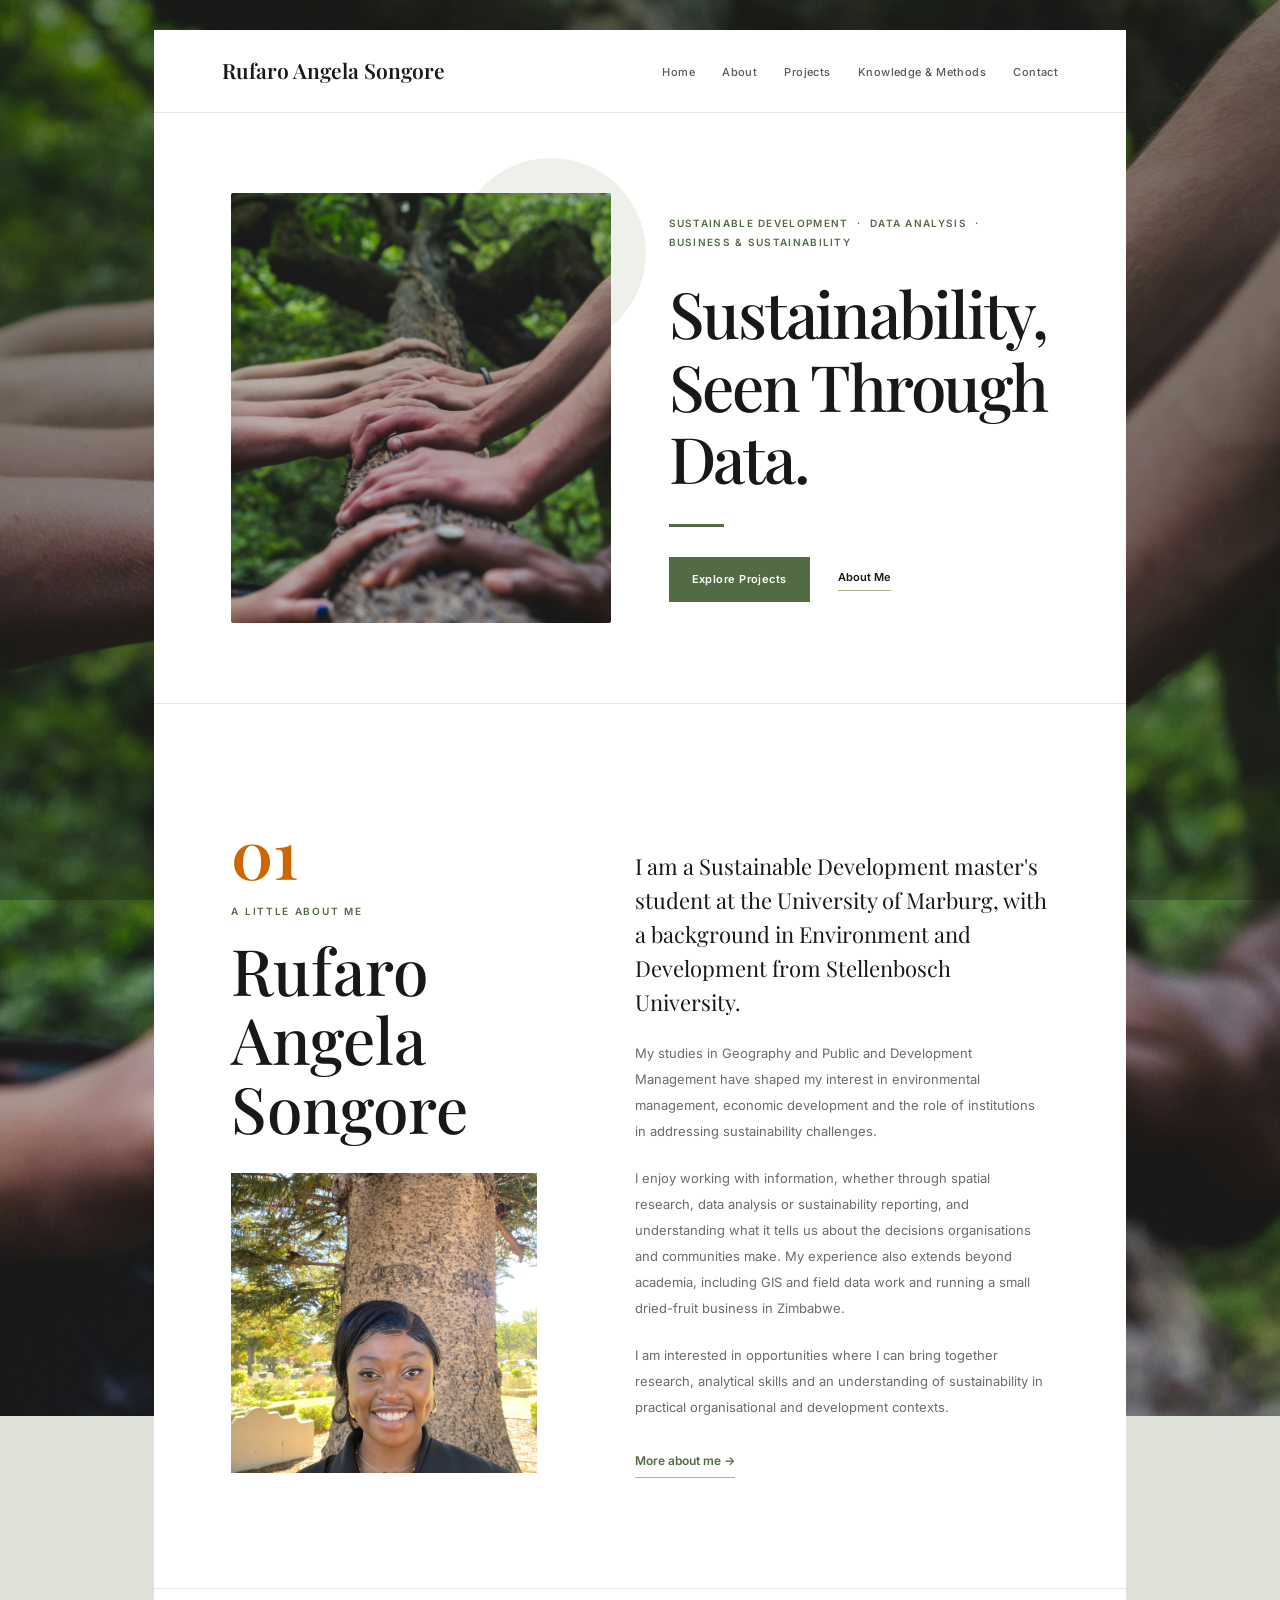
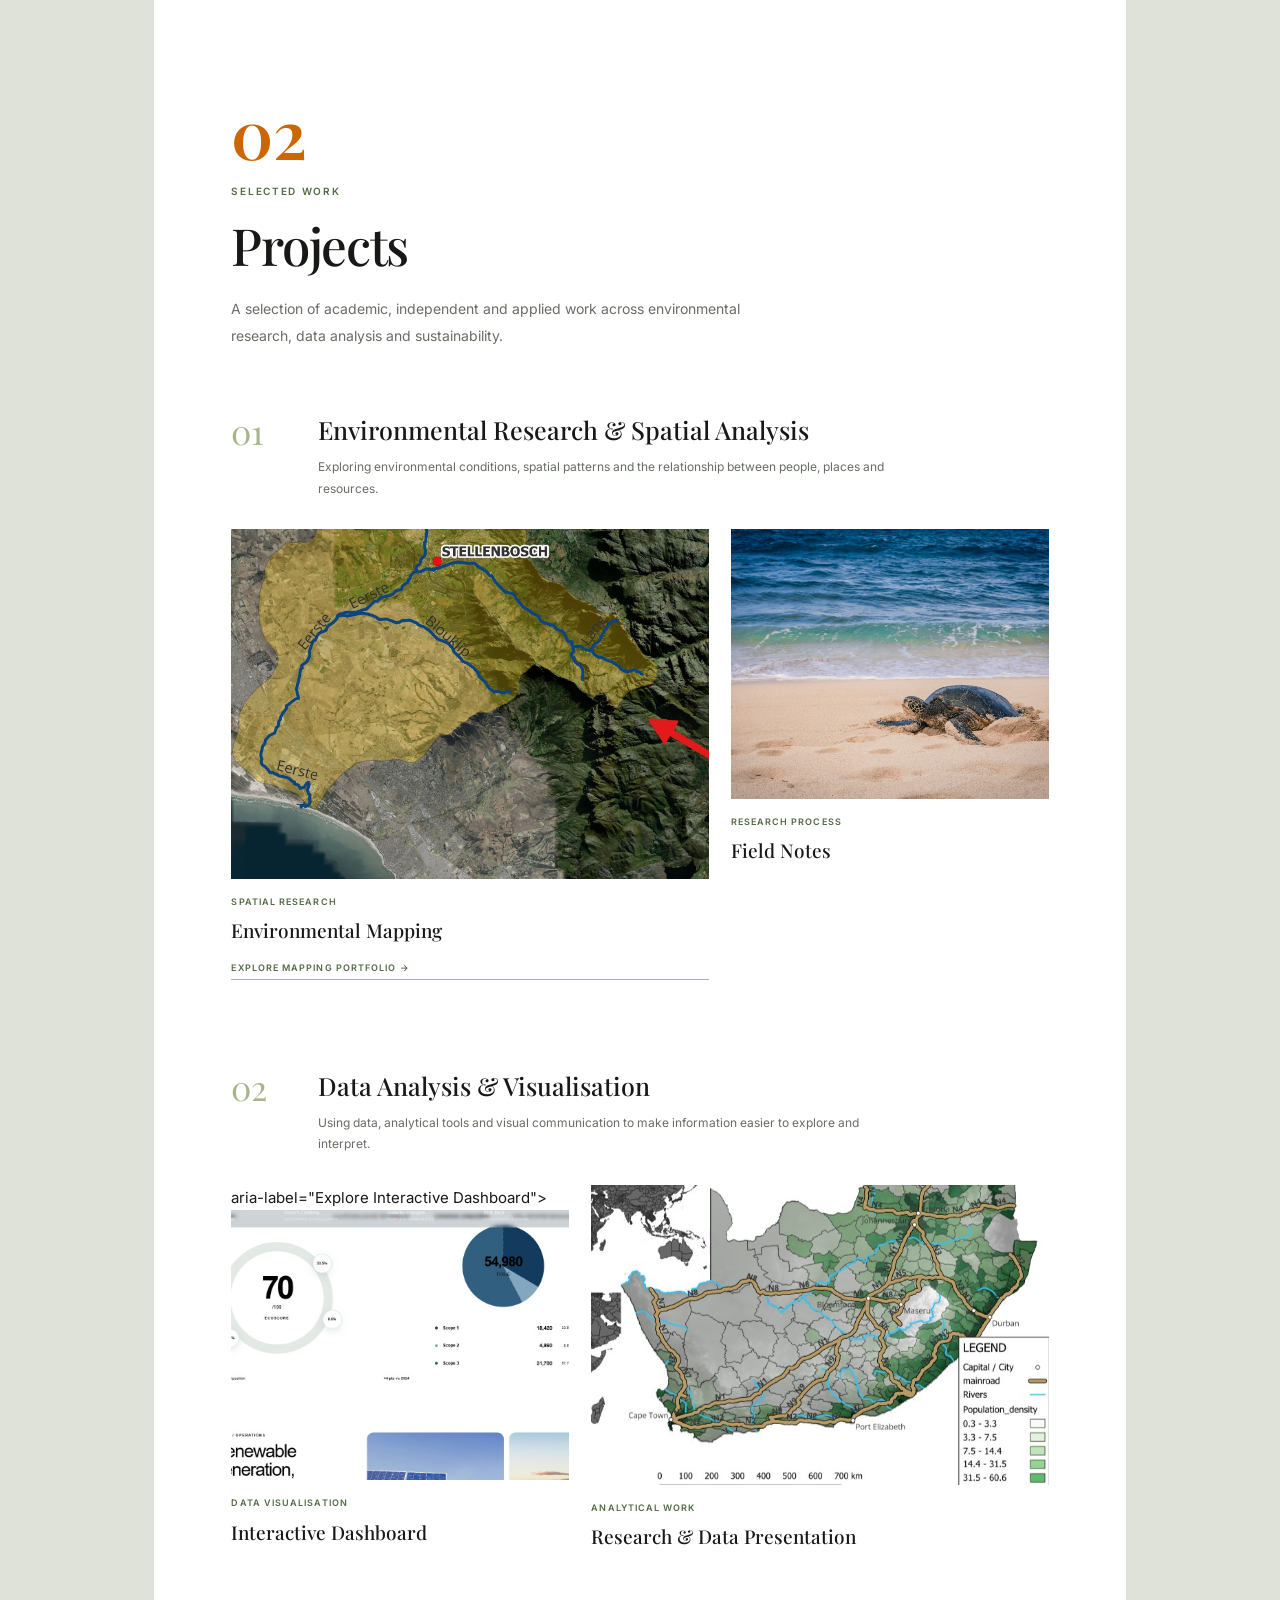
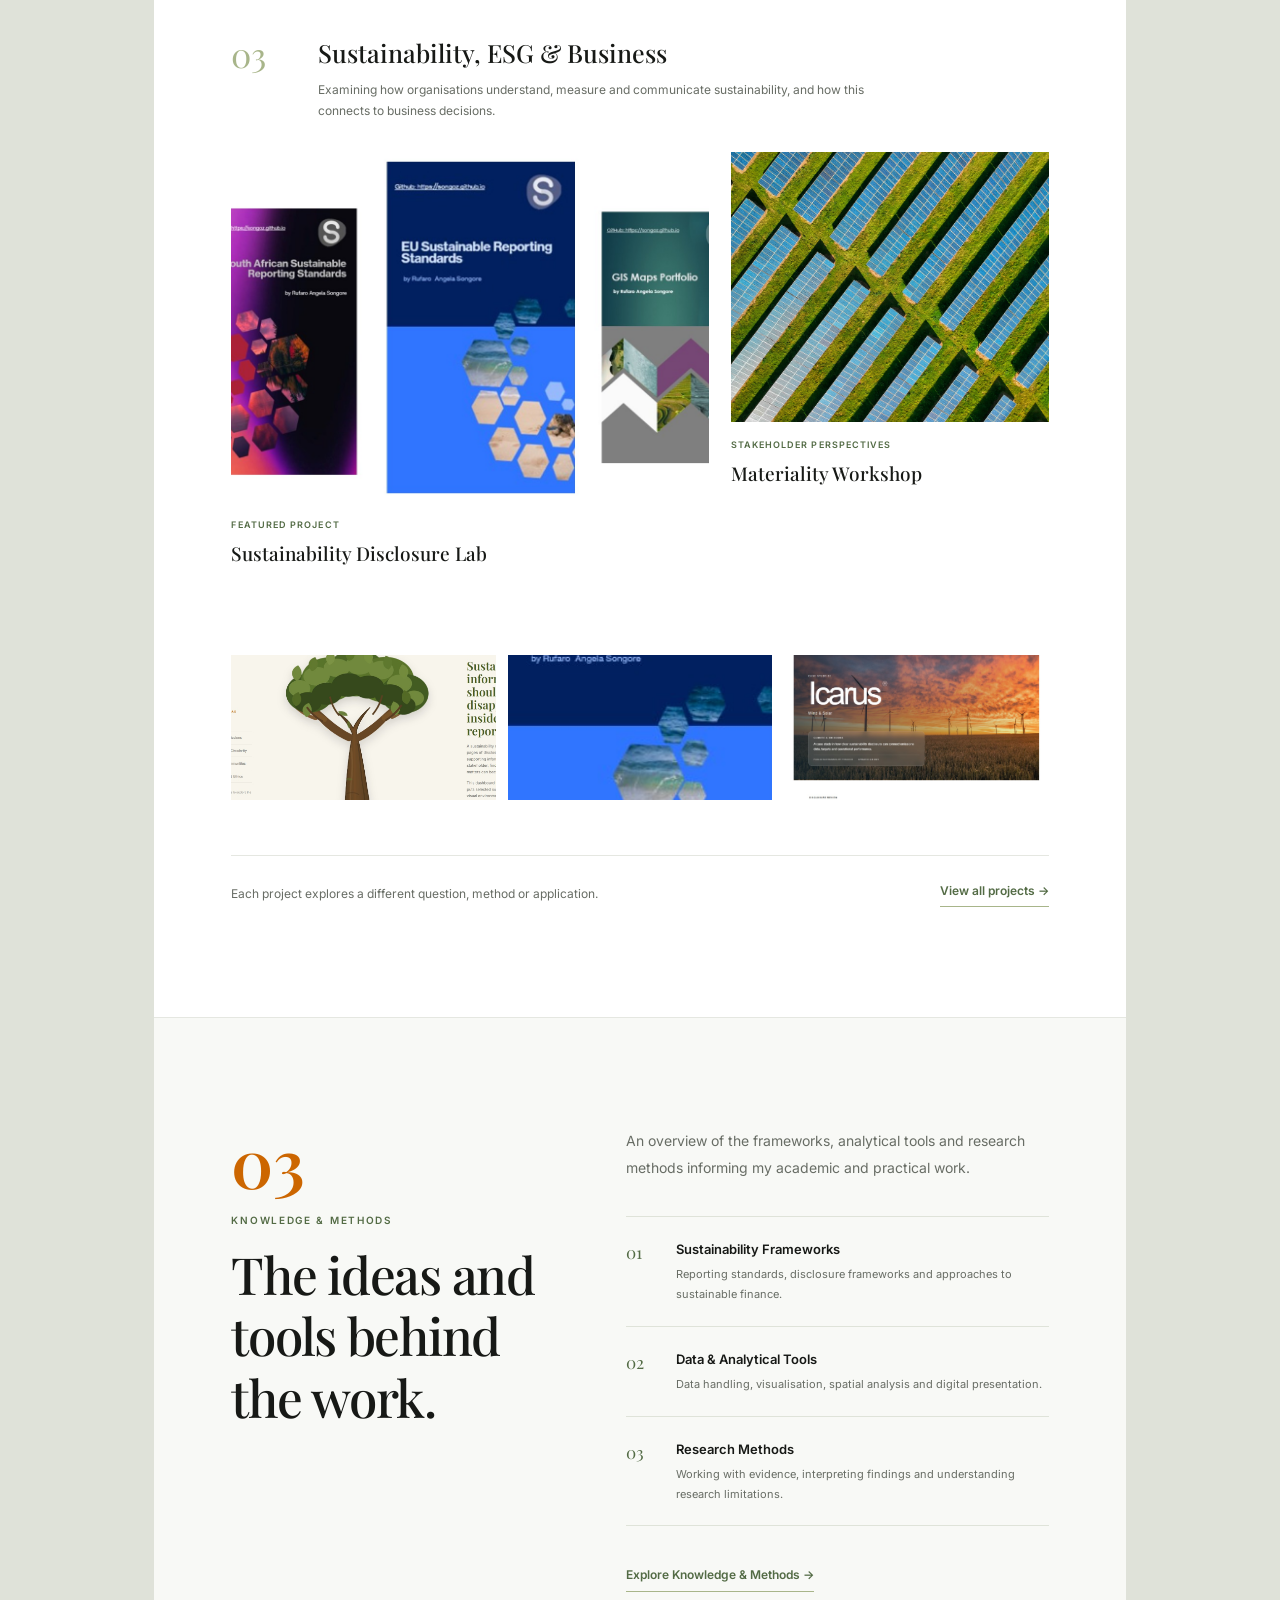
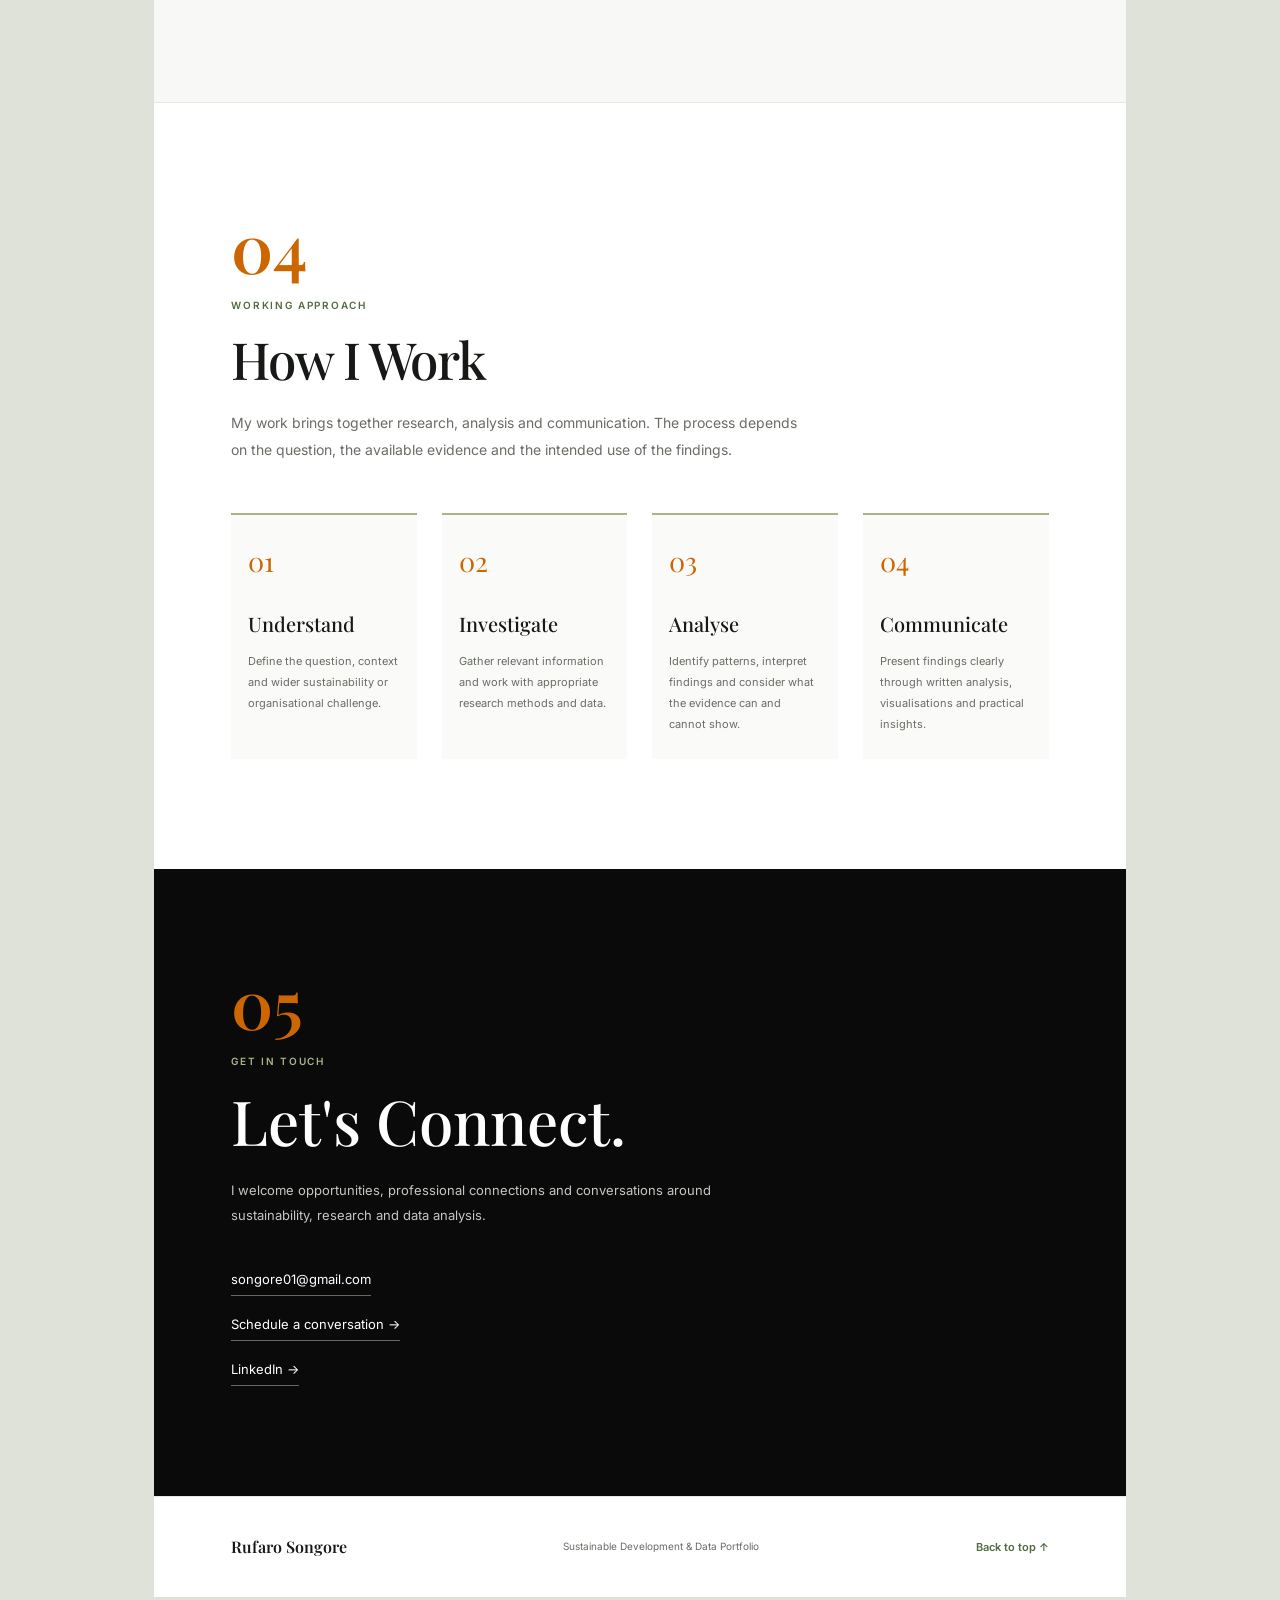
<file: index.html>
<!DOCTYPE html>
<html lang="en">

<head>
    <meta charset="UTF-8">
    <meta name="viewport" content="width=device-width, initial-scale=1.0">

    <title>Rufaro Angela Songore | Sustainable Development & Data Portfolio</title>
    <meta name="description" content="The portfolio of Rufaro Angela Songore, featuring work across sustainable development, environmental research, data analysis and business.">

    <link rel="icon" type="image/png" href="images/AMP_logo.ico">

    <!-- Fonts -->
    <link rel="preconnect" href="https://fonts.googleapis.com">
    <link rel="preconnect" href="https://fonts.gstatic.com" crossorigin>

    <link
        href="https://fonts.googleapis.com/css2?family=Inter:wght@300;400;500;600&family=Playfair+Display:wght@500;600;700&display=swap"
        rel="stylesheet"
    >

    <!-- Main stylesheet -->
    <link rel="stylesheet" href="style.css">
</head>

<body>

    <!-- =========================================
         NAVIGATION
    ========================================== -->

    <header class="site-header">
        <nav class="main-nav" aria-label="Main navigation">

            <a href="#top" class="nav-logo">Rufaro Angela Songore</a>

            <ul class="nav-links">
                <li><a href="#top">Home</a></li>
                <li><a href="#about">About</a></li>
                <li><a href="#projects">Projects</a></li>
                <li><a href="K&M.html">Knowledge &amp; Methods</a></li>
                <li><a href="#contact">Contact</a></li>
            </ul>

        </nav>
    </header>


    <main>

        <!-- =========================================
             01. HOME / HERO
        ========================================== -->

        <section id="top" class="hero">

            <div class="hero-image image-container">
                <div class="sage-blob"></div>

                <img
                    src="images/hands_on_tree.jpg"
                    alt="Hands resting on the bark of a tree"
                >
            </div>

            <div class="hero-content">

                <p class="hero-tag">
                    Sustainable Development &nbsp;·&nbsp;
                    Data Analysis &nbsp;·&nbsp;
                    Business &amp; Sustainability
                </p>

                <h1>
                    Sustainability,<br>
                    Seen Through Data.
                </h1>

                <div class="hero-divider"></div>

                <div class="hero-actions">
                    <a href="#projects" class="hero-button">
                        Explore Projects
                    </a>

                    <a href="#about" class="hero-secondary-link">
                        About Me
                    </a>
                </div>

            </div>

        </section>


        <!-- =========================================
             02. ABOUT
        ========================================== -->

        <section id="about" class="section about-section">

            <div class="content about-grid">

                <div class="about-title">

                    <span class="section-number">01</span>

                    <p class="section-label">A little about me</p>

                    <h2>
                        Rufaro Angela<br>
                        Songore
                    </h2>

                    <div class="about-photo">
                        <img
                            src="images/about_profile.jpeg"
                            alt="Portrait of Rufaro Songore"
                        >
                    </div>

                </div>


                <div class="about-text">

                    <p class="about-lead">
                        I am a Sustainable Development master's student
                        at the University of Marburg, with a background
                        in Environment and Development from Stellenbosch
                        University.
                    </p>

                    <p>
                        My studies in Geography and Public and Development
                        Management have shaped my interest in environmental
                        management, economic development and the role of
                        institutions in addressing sustainability challenges.
                    </p>

                    <p>
                        I enjoy working with information, whether through
                        spatial research, data analysis or sustainability
                        reporting, and understanding what it tells us about
                        the decisions organisations and communities make.
                        My experience also extends beyond academia, including
                        GIS and field data work and running a small dried-fruit
                        business in Zimbabwe.
                    </p>

                    <p>
                        I am interested in opportunities where I can bring
                        together research, analytical skills and an
                        understanding of sustainability in practical
                        organisational and development contexts.
                    </p>

                    <a href="about.html" class="text-link">
                        More about me →
                    </a>

                </div>

            </div>

        </section>


        <!-- =========================================
             03. PROJECTS
        ========================================== -->

        <section id="projects" class="section projects-section">

            <div class="content">

                <div class="section-heading">

                    <span class="section-number">02</span>

                    <p class="section-label">Selected work</p>

                    <h2>Projects</h2>

                    <p class="section-intro">
                        A selection of academic, independent and applied
                        work across environmental research, data analysis
                        and sustainability.
                    </p>

                </div>


                <!-- PROJECT AREA 01 -->

                <div class="project-category">

                    <div class="project-category-heading">

                        <span class="project-category-number">01</span>

                        <div>
                            <h3>Environmental Research &amp; Spatial Analysis</h3>

                            <p>
                                Exploring environmental conditions, spatial
                                patterns and the relationship between people,
                                places and resources.
                            </p>
                        </div>

                    </div>


                    <div class="project-gallery environmental-gallery">

                        <article class="project-item project-item-large environmental-project-card">
                            <a href="environmental-mapping.html" class="project-card-link"
                               aria-label="Explore Environmental Mapping and Geospatial Analysis">
                                <div class="project-image">
                                    <img
                                        src="images/pollution_map.jpg"
                                        alt="Preview of environmental mapping and spatial analysis work"
                                        loading="lazy"
                                    >
                                </div>

                                <div class="project-caption">
                                    <span>Spatial research</span>
                                    <h4>Environmental Mapping</h4>
                                    <span class="project-card-cta">Explore mapping portfolio &rarr;</span>
                                </div>
                            </a>
                        </article>


                        <article class="project-item">
                            <div class="project-image">
                                <img
                                    src="images/turtle_gallery.jpg"
                                    alt="Field research notes"
                                    loading="lazy"
                                >
                            </div>

                            <div class="project-caption">
                                <span>Research process</span>
                                <h4>Field Notes</h4>
                            </div>
                        </article>

                    </div>

                </div>


                <!-- PROJECT AREA 02 -->

                <div class="project-category">

                    <div class="project-category-heading">

                        <span class="project-category-number">02</span>

                        <div>
                            <h3>Data Analysis &amp; Visualisation</h3>

                            <p>
                                Using data, analytical tools and visual
                                communication to make information easier
                                to explore and interpret.
                            </p>
                        </div>

                    </div>


                    <div class="project-gallery data-gallery">

                        <article class="project-item">
                            <a href="dashboard.html" class="project-button">
                                aria-label="Explore Interactive Dashboard">
   
                            <div class="project-image">
                                <img
                                    src="images/dash_gallery.jpg"
                                    alt="Data dashboard project"
                                    loading="lazy"
                                >
                            </div>

                            <div class="project-caption">
                                <span>Data visualisation</span>
                                <h4>Interactive Dashboard</h4>
                            </div>
                        </article>


                        <article class="project-item project-item-wide">
                            <div class="project-image">
                                <img
                                    src="images/road_map.jpg"
                                    alt="Map and research material"
                                    loading="lazy"
                                >
                            </div>

                            <div class="project-caption">
                                <span>Analytical work</span>
                                <h4>Research &amp; Data Presentation</h4>
                            </div>
                        </article>

                    </div>

                </div>


                <!-- PROJECT AREA 03 -->

                <div class="project-category">

                    <div class="project-category-heading">

                        <span class="project-category-number">03</span>

                        <div>
                            <h3>Sustainability, ESG &amp; Business</h3>

                            <p>
                                Examining how organisations understand,
                                measure and communicate sustainability,
                                and how this connects to business decisions.
                            </p>
                        </div>

                    </div>


                    <div class="project-gallery sustainability-gallery">

                        <article class="project-item project-item-large">
                            <div class="project-image">
                                <img
                                    src="images/cover_page.jpg"
                                    alt="Sustainability disclosure project cover"
                                    loading="lazy"
                                >
                            </div>

                            <div class="project-caption">
                                <span>Featured project</span>
                                <h4>Sustainability Disclosure Lab</h4>
                            </div>
                        </article>


                        <article class="project-item">
                            <div class="project-image">
                                <img
                                    src="images/icarus_background.jpg"
                                    alt="Materiality workshop project"
                                    loading="lazy"
                                >
                            </div>

                            <div class="project-caption">
                                <span>Stakeholder perspectives</span>
                                <h4>Materiality Workshop</h4>
                            </div>
                        </article>

                    </div>

                </div>


                <!-- Additional visual project material -->

                <div class="project-visual-strip">

                    <div class="project-strip-image">
                        <img
                            src="images/tree_gallery.jpg"
                            alt="Environmental project image"
                            loading="lazy"
                        >
                    </div>

                    <div class="project-strip-image">
                        <img
                            src="images/Cover_Image2.jpg"
                            alt="Environmental field project"
                            loading="lazy"
                        >
                    </div>

                    <div class="project-strip-image">
                        <img
                            src="images/icarus_gallery.jpg"
                            alt="Sustainability analysis material"
                            loading="lazy"
                        >
                    </div>

                </div>


                <div class="projects-footer">
                    <p>
                        Each project explores a different question,
                        method or application.
                    </p>

                    <a href="projects.html" class="text-link">
                        View all projects →
                    </a>
                </div>

            </div>

        </section>


        <!-- =========================================
             04. KNOWLEDGE & METHODS
        ========================================== -->

        <section id="knowledge-methods" class="section knowledge-section">

            <div class="content knowledge-grid">

                <div class="knowledge-heading">

                    <span class="section-number">03</span>

                    <p class="section-label">Knowledge &amp; Methods</p>

                    <h2>
                        The ideas and tools behind the work.
                    </h2>

                </div>


                <div class="knowledge-content">

                    <p class="section-intro">
                        An overview of the frameworks, analytical tools
                        and research methods informing my academic and
                        practical work.
                    </p>

                    <div class="knowledge-topics">

                        <div class="knowledge-topic">
                            <span>01</span>
                            <h3>Sustainability Frameworks</h3>
                            <p>
                                Reporting standards, disclosure frameworks
                                and approaches to sustainable finance.
                            </p>
                        </div>

                        <div class="knowledge-topic">
                            <span>02</span>
                            <h3>Data &amp; Analytical Tools</h3>
                            <p>
                                Data handling, visualisation, spatial analysis
                                and digital presentation.
                            </p>
                        </div>

                        <div class="knowledge-topic">
                            <span>03</span>
                            <h3>Research Methods</h3>
                            <p>
                                Working with evidence, interpreting findings
                                and understanding research limitations.
                            </p>
                        </div>

                    </div>

                    <a href="K&M.html" class="text-link">
                        Explore Knowledge &amp; Methods →
                    </a>

                </div>

            </div>

        </section>


        <!-- =========================================
             05. HOW I APPROACH MY WORK
        ========================================== -->

        <section id="approach" class="section approach-section">

            <div class="content">

                <div class="section-heading">

                    <span class="section-number">04</span>

                    <p class="section-label">Working approach</p>

                    <h2>How I Work</h2>

                    <p class="section-intro">
                        My work brings together research, analysis and
                        communication. The process depends on the question,
                        the available evidence and the intended use of
                        the findings.
                    </p>

                </div>


                <div class="approach-grid">

                    <article class="approach-item">
                        <span class="approach-number">01</span>
                        <h3>Understand</h3>
                        <p>
                            Define the question, context and wider
                            sustainability or organisational challenge.
                        </p>
                    </article>

                    <article class="approach-item">
                        <span class="approach-number">02</span>
                        <h3>Investigate</h3>
                        <p>
                            Gather relevant information and work with
                            appropriate research methods and data.
                        </p>
                    </article>

                    <article class="approach-item">
                        <span class="approach-number">03</span>
                        <h3>Analyse</h3>
                        <p>
                            Identify patterns, interpret findings and
                            consider what the evidence can and cannot show.
                        </p>
                    </article>

                    <article class="approach-item">
                        <span class="approach-number">04</span>
                        <h3>Communicate</h3>
                        <p>
                            Present findings clearly through written
                            analysis, visualisations and practical insights.
                        </p>
                    </article>

                </div>

            </div>

        </section>


        <!-- =========================================
             06. CONTACT
        ========================================== -->

        <section id="contact" class="section contact-section">

            <div class="content contact-content">

                <span class="section-number">05</span>

                <p class="section-label">Get in touch</p>

                <h2>Let's Connect.</h2>

                <p class="contact-intro">
                    I welcome opportunities, professional connections
                    and conversations around sustainability, research
                    and data analysis.
                </p>


                <div class="contact-links">

                    <a href="mailto:songore01@gmail.com">
                        songore01@gmail.com
                    </a>

                    <a
                        href="https://calendly.com/songore01"
                        target="_blank"
                        rel="noopener noreferrer"
                    >
                        Schedule a conversation →
                    </a>

                    <a
                        href="https://www.linkedin.com/in/rufaro-angela-songore-79488b302/"
                        target="_blank"
                        rel="noopener noreferrer"
                    >
                        LinkedIn →
                    </a>

                </div>

            </div>

        </section>

    </main>


    <!-- =========================================
         FOOTER
    ========================================== -->

    <footer class="site-footer">

        <div class="content footer-content">

            <p>Rufaro Songore</p>

            <p>
                Sustainable Development &amp; Data Portfolio
            </p>

            <a href="#top">Back to top ↑</a>

        </div>

    </footer>


    <!-- Main JavaScript -->
    <script src="script.js"></script>

</body>
</html>
</file>
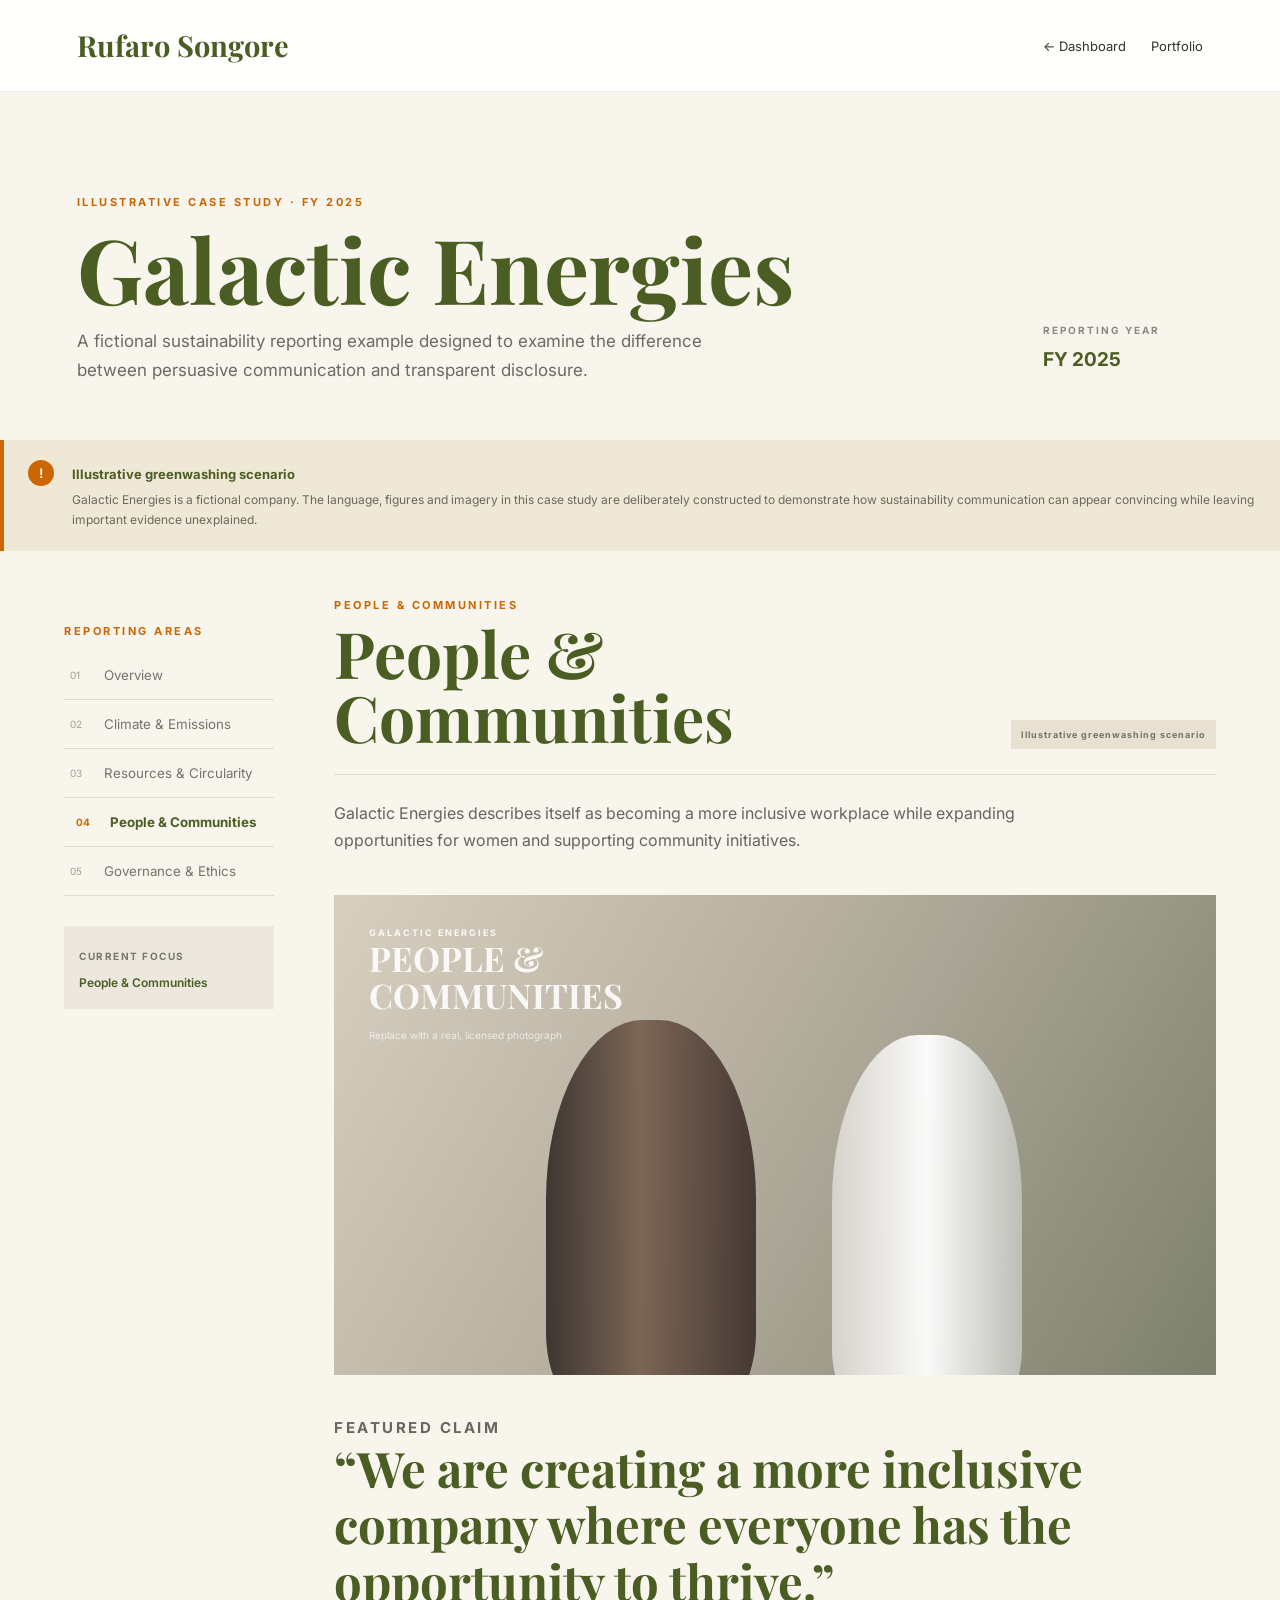
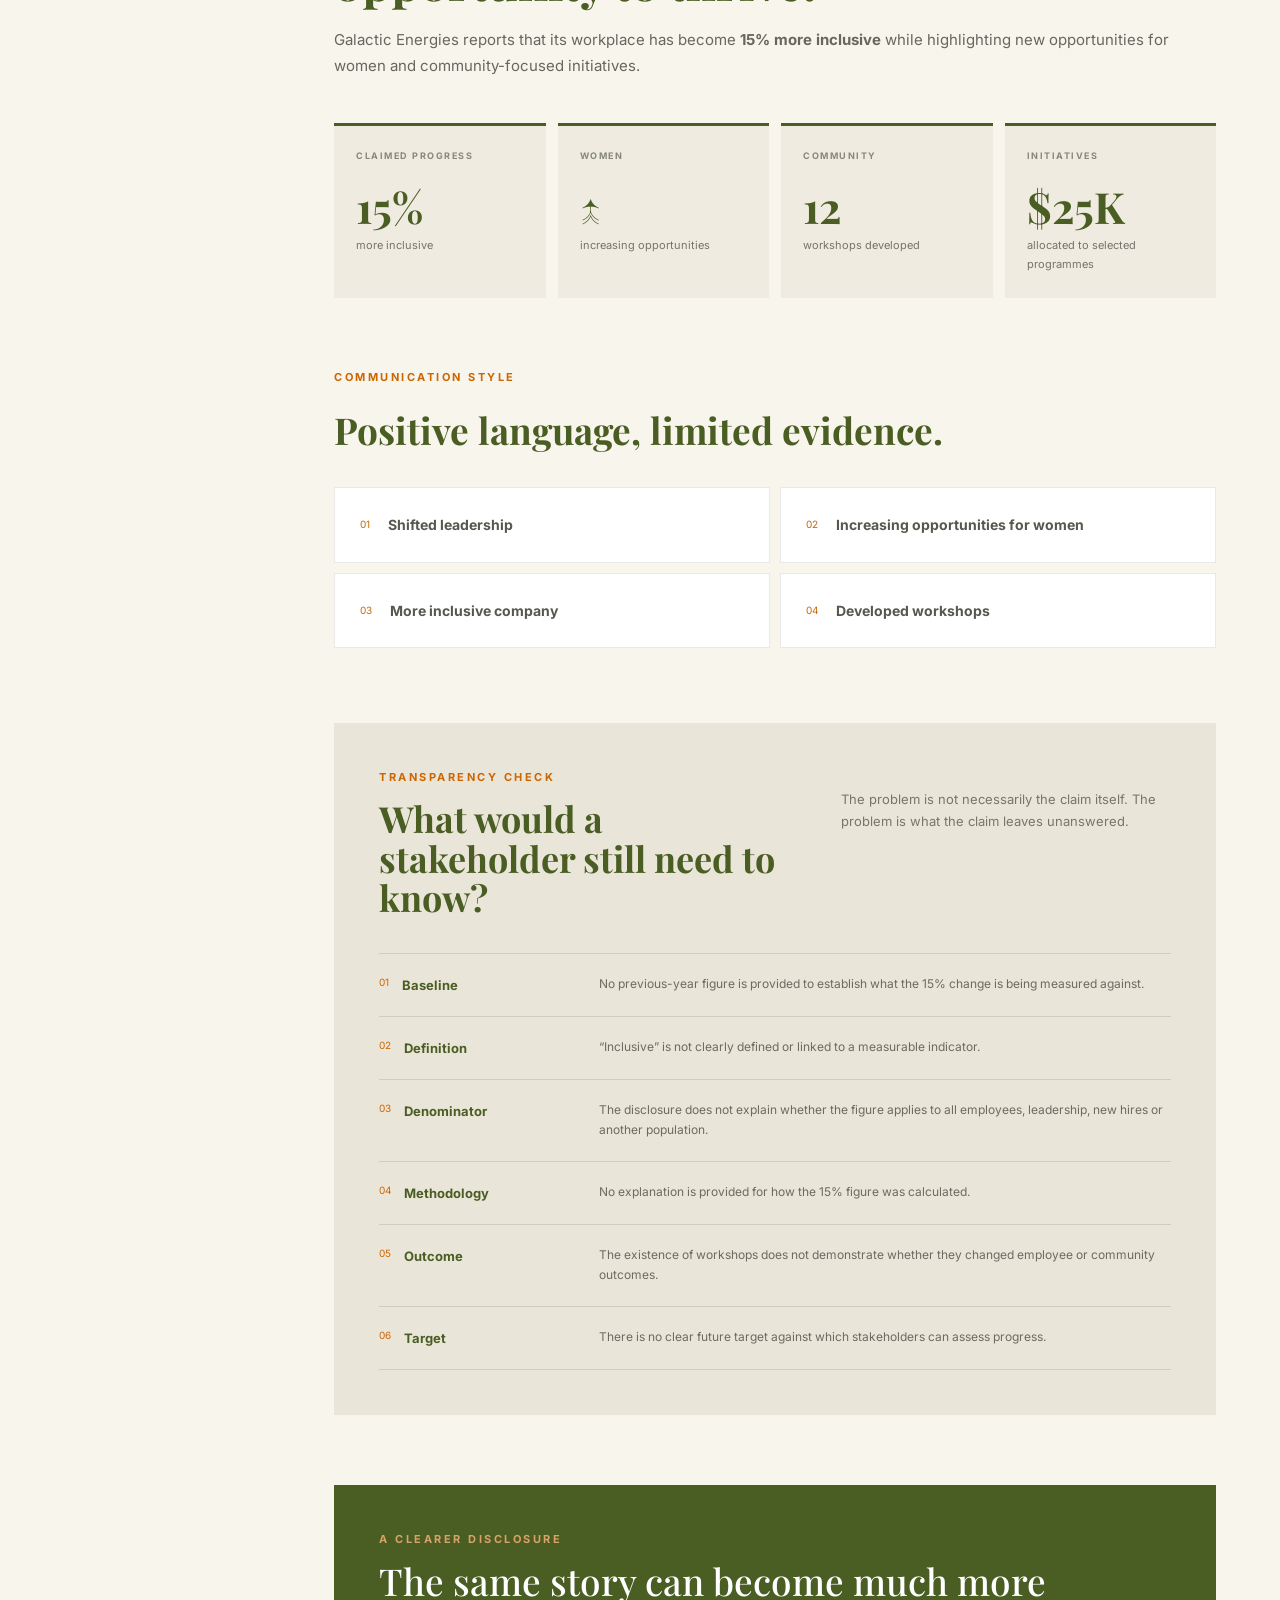
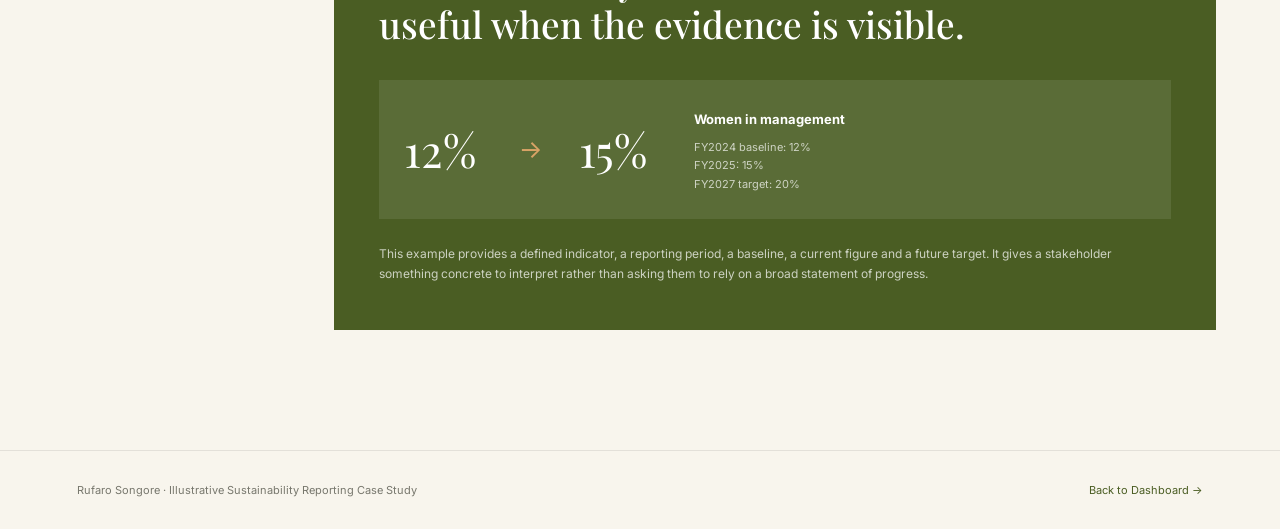
<file: company.html>
<!DOCTYPE html>
<html lang="en">

<head>

    <meta charset="UTF-8">

    <meta
        name="viewport"
        content="width=device-width, initial-scale=1.0"
    >

    <title>
        Galactic Energies | Sustainability Case Study
    </title>

    <link rel="preconnect" href="https://fonts.googleapis.com">

    <link
        rel="preconnect"
        href="https://fonts.gstatic.com"
        crossorigin
    >

    <link
        href="https://fonts.googleapis.com/css2?family=Inter:wght@300;400;500;600;700&family=Playfair+Display:wght@500;600;700&display=swap"
        rel="stylesheet"
    >

    <link
        rel="stylesheet"
        href="company.css"
    >

</head>


<body>


    <!-- =====================================
         NAVIGATION
         ===================================== -->

    <nav class="company-nav">

        <div class="nav-name">
            Rufaro Songore
        </div>

        <div class="company-nav-links">

            <a href="dashboard.html">
                ← Dashboard
            </a>

            <a href="index.html">
                Portfolio
            </a>

        </div>

    </nav>



    <main>


        <!-- =====================================
             COMPANY HEADER
             ===================================== -->

        <section class="company-header">

            <div>

                <p class="eyebrow">
                    ILLUSTRATIVE CASE STUDY · FY 2025
                </p>


                <div class="company-name-wrapper">

                    <h1 class="company-name-trigger">
                        Galactic Energies
                    </h1>

                    <div class="company-tooltip">

                        <strong>
                            About the company
                        </strong>

                        <p>
                            Galactic Energies is an illustrative energy company created for this portfolio case study. The example focuses on how environmental, social and governance information can be communicated, interpreted and questioned.
                        </p>

                        <p>
                            Its activities include energy generation, infrastructure development, employee programmes and community investment.
                        </p>

                    </div>

                </div>

                <p class="company-description">
                    A fictional sustainability reporting example designed to examine the difference between persuasive communication and transparent disclosure.
                </p>

            </div>


            <div class="reporting-year">

                <span>
                    REPORTING YEAR
                </span>

                <strong>
                    FY 2025
                </strong>

            </div>

        </section>



        <!-- =====================================
             ILLUSTRATIVE WARNING
             ===================================== -->

        <section class="illustrative-notice">

            <span class="notice-symbol">
                !
            </span>

            <div>

                <strong>
                    Illustrative greenwashing scenario
                </strong>

                <p>
                    Galactic Energies is a fictional company. The language, figures and imagery in this case study are deliberately constructed to demonstrate how sustainability communication can appear convincing while leaving important evidence unexplained.
                </p>

            </div>

        </section>



        <!-- =====================================
             CASE STUDY NAVIGATION
             ===================================== -->

        <section class="company-dashboard">

            <aside class="company-sidebar">

                <p class="sidebar-label">
                    REPORTING AREAS
                </p>


                <button
                    class="company-topic-button"
                    data-topic="overview"
                    type="button"
                >
                    <span>01</span>
                    Overview
                </button>


                <button
                    class="company-topic-button"
                    data-topic="climate"
                    type="button"
                >
                    <span>02</span>
                    Climate &amp; Emissions
                </button>


                <button
                    class="company-topic-button"
                    data-topic="resources"
                    type="button"
                >
                    <span>03</span>
                    Resources &amp; Circularity
                </button>


                <button
                    class="company-topic-button active"
                    data-topic="people"
                    type="button"
                >
                    <span>04</span>
                    People &amp; Communities
                </button>


                <button
                    class="company-topic-button"
                    data-topic="governance"
                    type="button"
                >
                    <span>05</span>
                    Governance &amp; Ethics
                </button>


                <div class="sidebar-note">

                    <strong>
                        Current focus
                    </strong>

                    <p>
                        People &amp; Communities
                    </p>

                </div>

            </aside>



            <!-- =====================================
                 MAIN COMPANY CONTENT
                 ===================================== -->

            <section class="company-content">


                <div class="section-heading">

                    <div>

                        <p
                            id="company-section-label"
                            class="section-label"
                        >
                            PEOPLE &amp; COMMUNITIES
                        </p>

                        <h2 id="company-section-title">
                            People &amp; Communities
                        </h2>

                    </div>


                    <span
                        id="company-section-status"
                        class="section-status"
                    >
                        Illustrative greenwashing scenario
                    </span>

                </div>


                <p
                    id="company-section-intro"
                    class="section-intro"
                >
                    Galactic Energies describes itself as becoming a more inclusive workplace while expanding opportunities for women and supporting community initiatives.
                </p>



                <!-- =====================================
                     OVERVIEW PANEL
                     ===================================== -->

                <section
                    class="company-section-panel"
                    data-section="overview"
                >

                    <div class="placeholder-panel">

                        <p class="panel-number">
                            01
                        </p>

                        <h3>
                            Company Overview
                        </h3>

                        <p>
                            The broader company profile will eventually bring together the environmental, social and governance themes represented across the case study.
                        </p>

                    </div>

                </section>



                <!-- =====================================
                     CLIMATE PANEL
                     ===================================== -->

                <section
                    class="company-section-panel"
                    data-section="climate"
                >

                    <div class="placeholder-panel">

                        <p class="panel-number">
                            02
                        </p>

                        <h3>
                            Climate &amp; Emissions
                        </h3>

                        <p>
                            This section will examine how climate claims can be communicated without providing enough information about boundaries, baselines, methodologies and progress.
                        </p>

                    </div>

                </section>



                <!-- =====================================
                     RESOURCES PANEL
                     ===================================== -->

                <section
                    class="company-section-panel"
                    data-section="resources"
                >

                    <div class="placeholder-panel">

                        <p class="panel-number">
                            03
                        </p>

                        <h3>
                            Resources &amp; Circularity
                        </h3>

                        <p>
                            This section will explore how circularity and resource efficiency claims can be made more useful through quantities, definitions, targets and measurable outcomes.
                        </p>

                    </div>

                </section>



                <!-- =====================================
                     PEOPLE PANEL
                     ===================================== -->

                <section
                    class="company-section-panel active"
                    data-section="people"
                >


                    <!-- LARGE IMAGE -->

                    <div class="people-image-wrapper">

                        <div class="image-placeholder">

                            <div class="placeholder-text">

                                <span>
                                    GALACTIC ENERGIES
                                </span>

                                <strong>
                                    PEOPLE &amp; COMMUNITIES
                                </strong>

                                <small>
                                    Replace with a real, licensed photograph
                                </small>

                            </div>

                        </div>

                    </div>



                    <!-- CLAIM -->

                    <div class="claim-introduction">

                        <p class="claim-label">
                            FEATURED CLAIM
                        </p>

                        <h3>
                            “We are creating a more inclusive company where everyone has the opportunity to thrive.”
                        </h3>

                        <p>
                            Galactic Energies reports that its workplace has become
                            <strong>
                                15% more inclusive
                            </strong>
                            while highlighting new opportunities for women and community-focused initiatives.
                        </p>

                    </div>



                    <!-- BIG NUMBERS -->

                    <div class="people-metrics">


                        <div class="metric-card">

                            <span>
                                CLAIMED PROGRESS
                            </span>

                            <strong>
                                15%
                            </strong>

                            <p>
                                more inclusive
                            </p>

                        </div>


                        <div class="metric-card">

                            <span>
                                WOMEN
                            </span>

                            <strong>
                                ↑
                            </strong>

                            <p>
                                increasing opportunities
                            </p>

                        </div>


                        <div class="metric-card">

                            <span>
                                COMMUNITY
                            </span>

                            <strong>
                                12
                            </strong>

                            <p>
                                workshops developed
                            </p>

                        </div>


                        <div class="metric-card">

                            <span>
                                INITIATIVES
                            </span>

                            <strong>
                                $25K
                            </strong>

                            <p>
                                allocated to selected programmes
                            </p>

                        </div>

                    </div>



                    <!-- TOKENISTIC LANGUAGE -->

                    <div class="language-section">

                        <div class="language-heading">

                            <p class="claim-label">
                                COMMUNICATION STYLE
                            </p>

                            <h3>
                                Positive language, limited evidence.
                            </h3>

                        </div>


                        <div class="language-grid">

                            <div class="language-card">
                                <span>01</span>
                                <strong>
                                    Shifted leadership
                                </strong>
                            </div>

                            <div class="language-card">
                                <span>02</span>
                                <strong>
                                    Increasing opportunities for women
                                </strong>
                            </div>

                            <div class="language-card">
                                <span>03</span>
                                <strong>
                                    More inclusive company
                                </strong>
                            </div>

                            <div class="language-card">
                                <span>04</span>
                                <strong>
                                    Developed workshops
                                </strong>
                            </div>

                        </div>

                    </div>



                    <!-- TRANSPARENCY GAP -->

                    <div class="transparency-section">

                        <div class="transparency-header">

                            <div>

                                <p class="claim-label">
                                    TRANSPARENCY CHECK
                                </p>

                                <h3>
                                    What would a stakeholder still need to know?
                                </h3>

                            </div>

                            <p>
                                The problem is not necessarily the claim itself. The problem is what the claim leaves unanswered.
                            </p>

                        </div>


                        <div class="transparency-list">


                            <div class="transparency-item">

                                <div>
                                    <span>01</span>
                                    <strong>Baseline</strong>
                                </div>

                                <p>
                                    No previous-year figure is provided to establish what the 15% change is being measured against.
                                </p>

                            </div>


                            <div class="transparency-item">

                                <div>
                                    <span>02</span>
                                    <strong>Definition</strong>
                                </div>

                                <p>
                                    “Inclusive” is not clearly defined or linked to a measurable indicator.
                                </p>

                            </div>


                            <div class="transparency-item">

                                <div>
                                    <span>03</span>
                                    <strong>Denominator</strong>
                                </div>

                                <p>
                                    The disclosure does not explain whether the figure applies to all employees, leadership, new hires or another population.
                                </p>

                            </div>


                            <div class="transparency-item">

                                <div>
                                    <span>04</span>
                                    <strong>Methodology</strong>
                                </div>

                                <p>
                                    No explanation is provided for how the 15% figure was calculated.
                                </p>

                            </div>


                            <div class="transparency-item">

                                <div>
                                    <span>05</span>
                                    <strong>Outcome</strong>
                                </div>

                                <p>
                                    The existence of workshops does not demonstrate whether they changed employee or community outcomes.
                                </p>

                            </div>


                            <div class="transparency-item">

                                <div>
                                    <span>06</span>
                                    <strong>Target</strong>
                                </div>

                                <p>
                                    There is no clear future target against which stakeholders can assess progress.
                                </p>

                            </div>

                        </div>

                    </div>



                    <!-- BETTER DISCLOSURE -->

                    <div class="better-disclosure">

                        <div>

                            <p class="claim-label">
                                A CLEARER DISCLOSURE
                            </p>

                            <h3>
                                The same story can become much more useful when the evidence is visible.
                            </h3>

                        </div>


                        <div class="clear-disclosure-card">

                            <div class="clear-number">
                                12%
                            </div>

                            <div class="clear-arrow">
                                →
                            </div>

                            <div class="clear-number">
                                15%
                            </div>

                            <div class="clear-detail">

                                <strong>
                                    Women in management
                                </strong>

                                <p>
                                    FY2024 baseline: 12%<br>
                                    FY2025: 15%<br>
                                    FY2027 target: 20%
                                </p>

                            </div>

                        </div>


                        <p class="disclosure-note">
                            This example provides a defined indicator, a reporting period, a baseline, a current figure and a future target. It gives a stakeholder something concrete to interpret rather than asking them to rely on a broad statement of progress.
                        </p>

                    </div>


                </section>



                <!-- =====================================
                     GOVERNANCE PANEL
                     ===================================== -->

                <section
                    class="company-section-panel"
                    data-section="governance"
                >

                    <div class="placeholder-panel">

                        <p class="panel-number">
                            05
                        </p>

                        <h3>
                            Governance &amp; Ethics
                        </h3>

                        <p>
                            This section will explore how governance claims can be strengthened through clear responsibilities, policies, controls, incidents and measurable outcomes.
                        </p>

                    </div>

                </section>


            </section>

        </section>

    </main>



    <!-- =====================================
         FOOTER
         ===================================== -->

    <footer>

        <p>
            Rufaro Songore · Illustrative Sustainability Reporting Case Study
        </p>

        <a href="dashboard.html">
            Back to Dashboard →
        </a>

    </footer>



    <script src="company.js"></script>

</body>

</html>
</file>
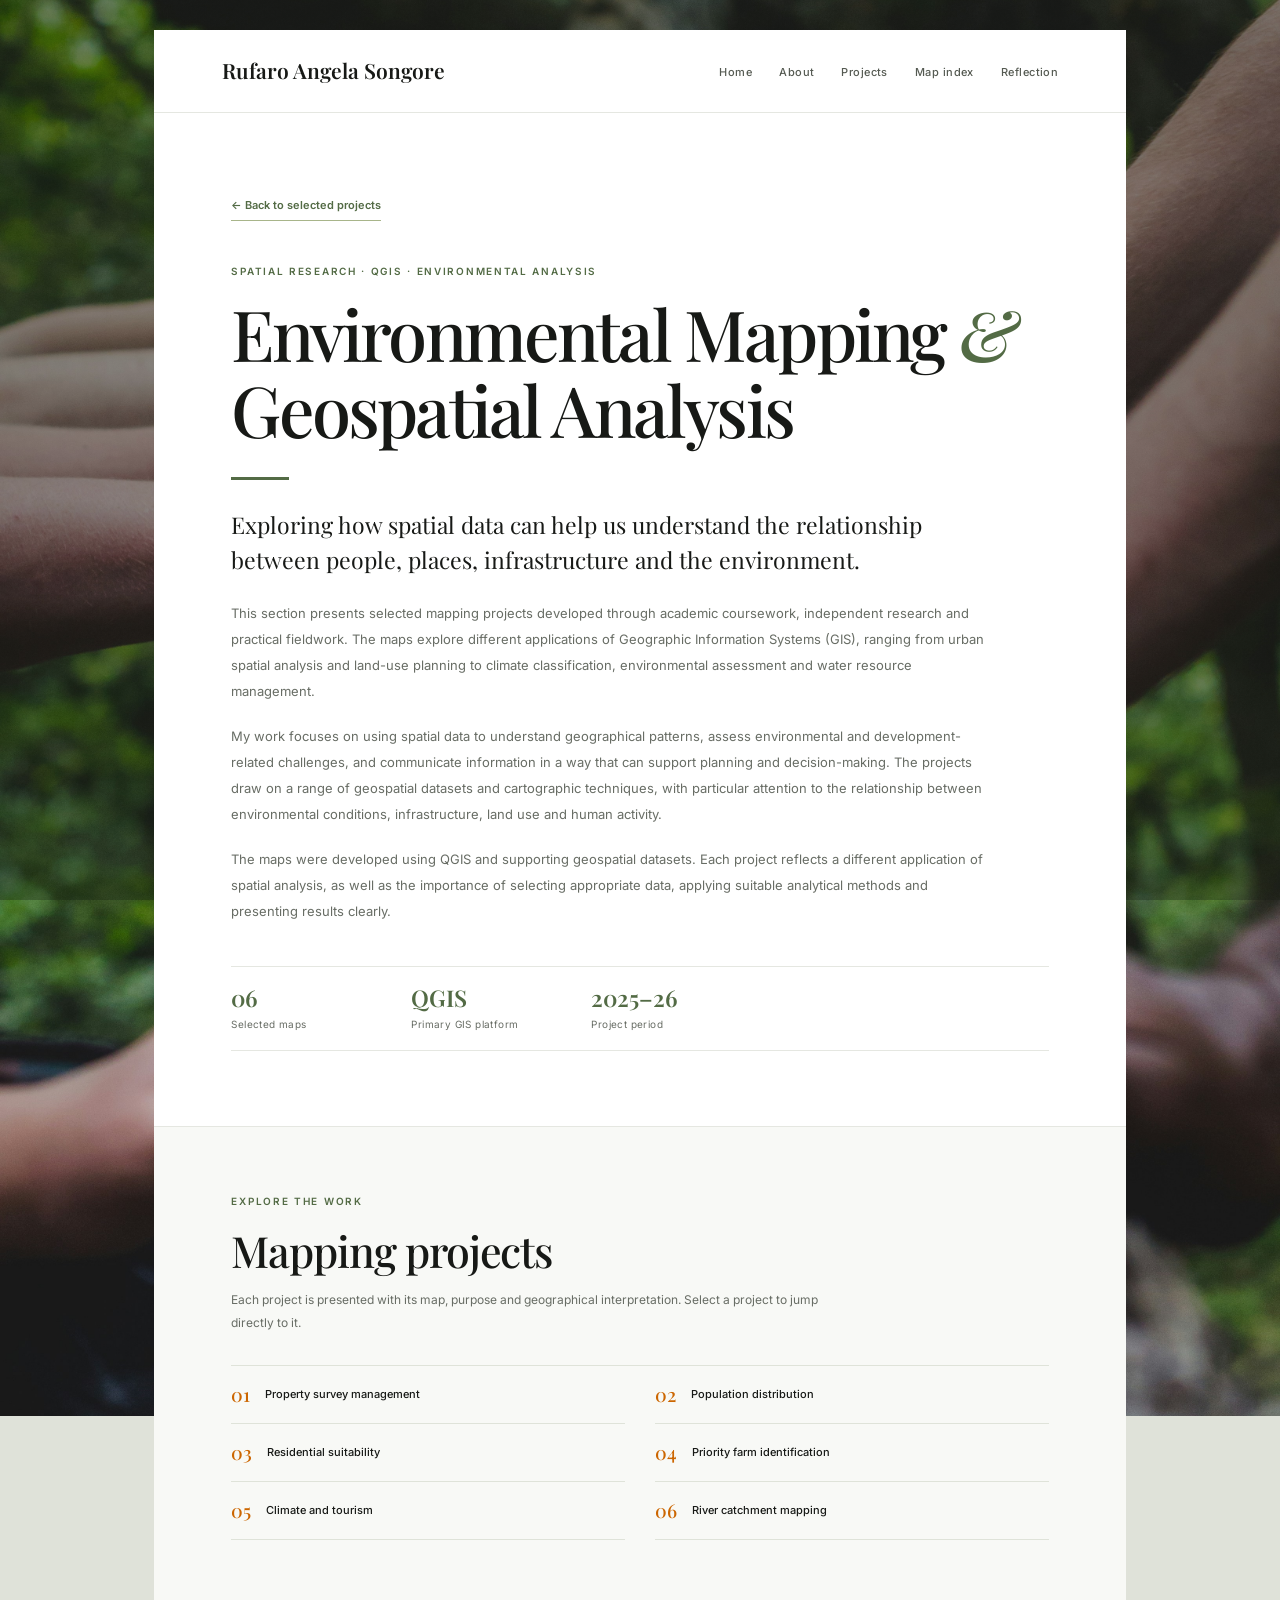
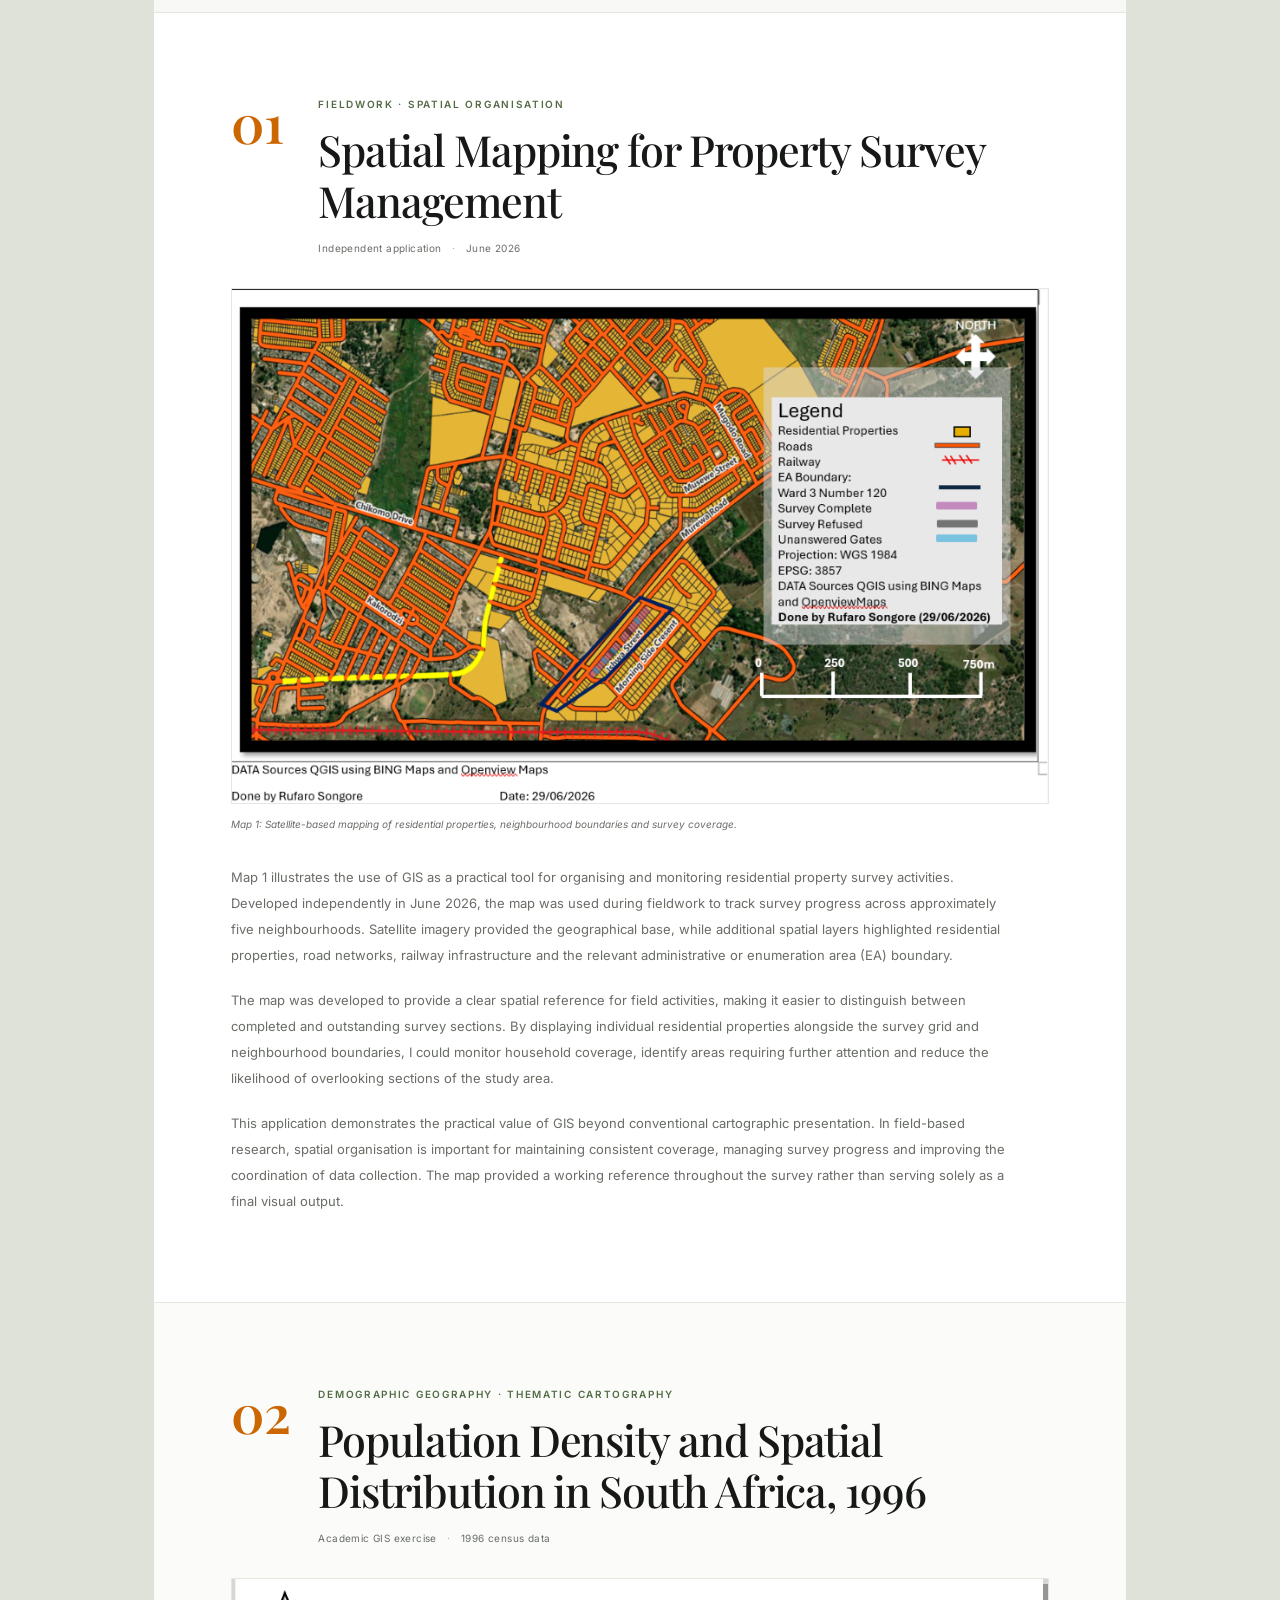
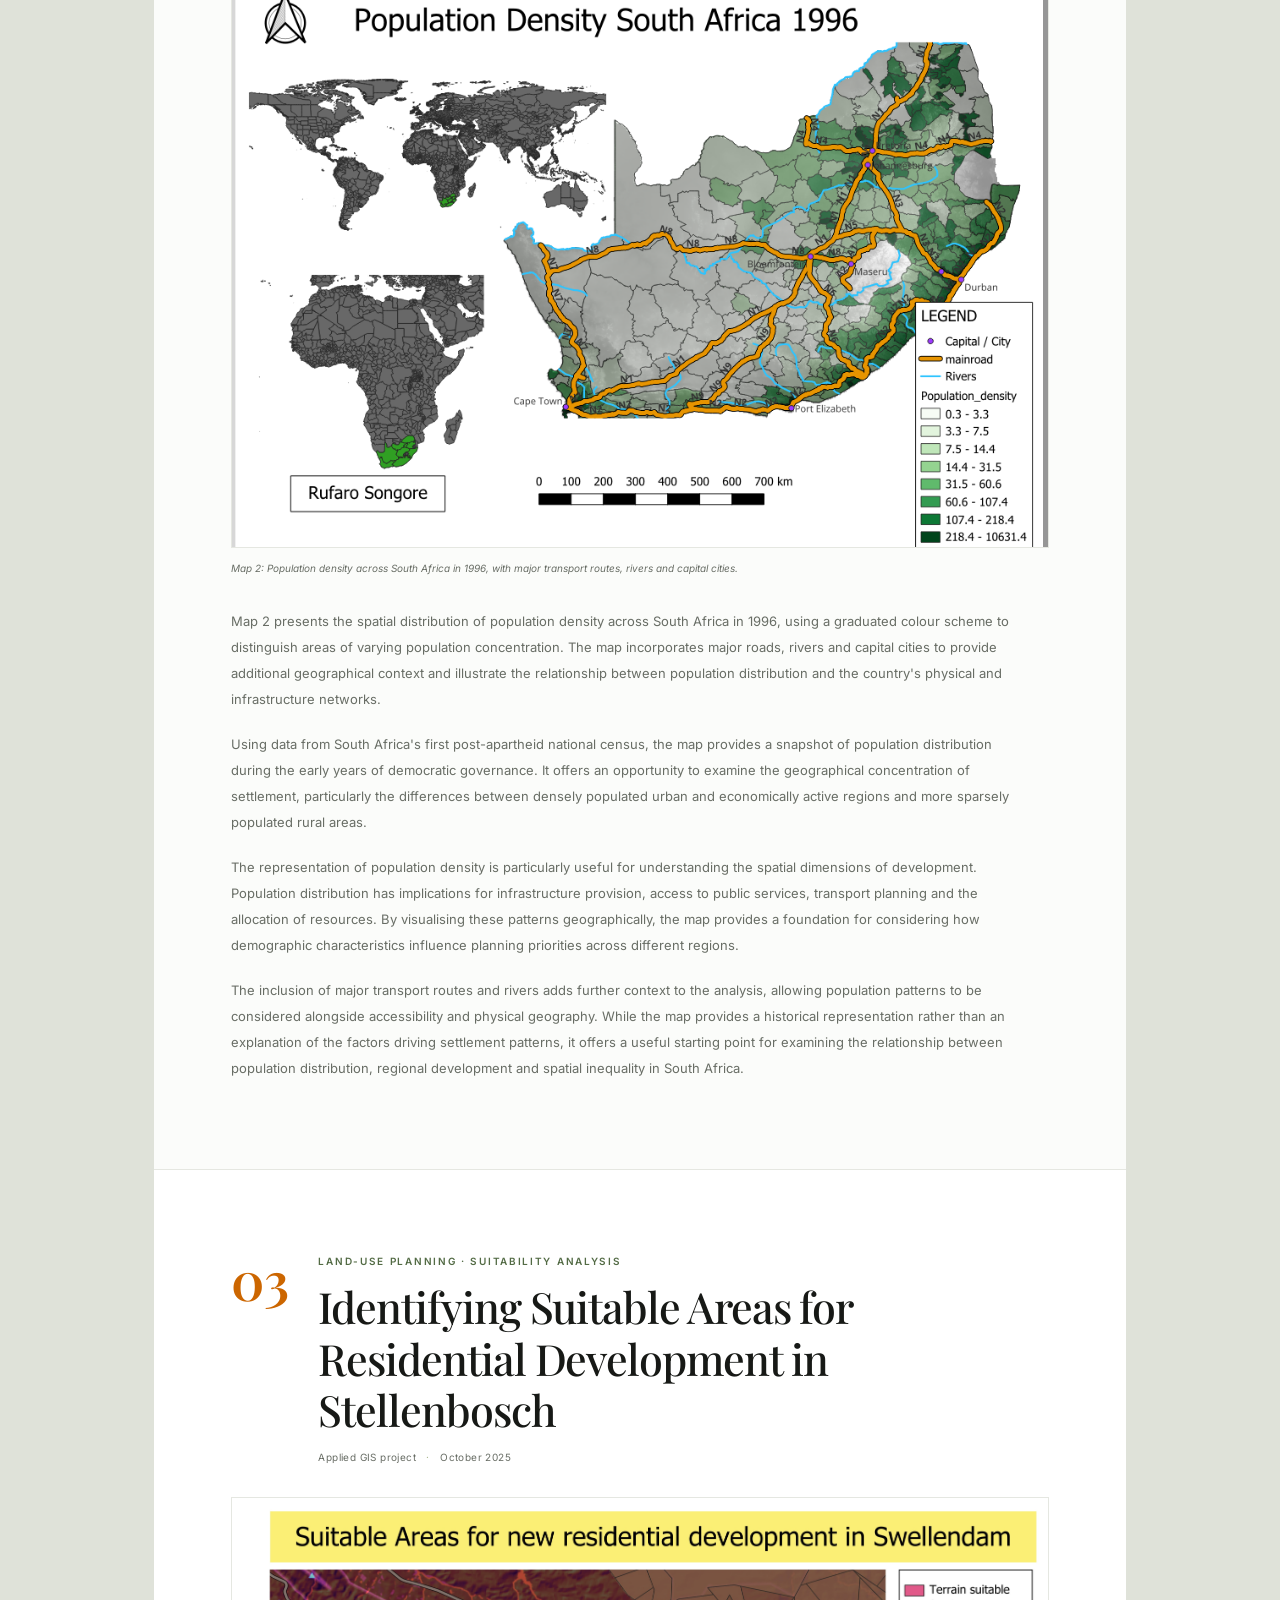
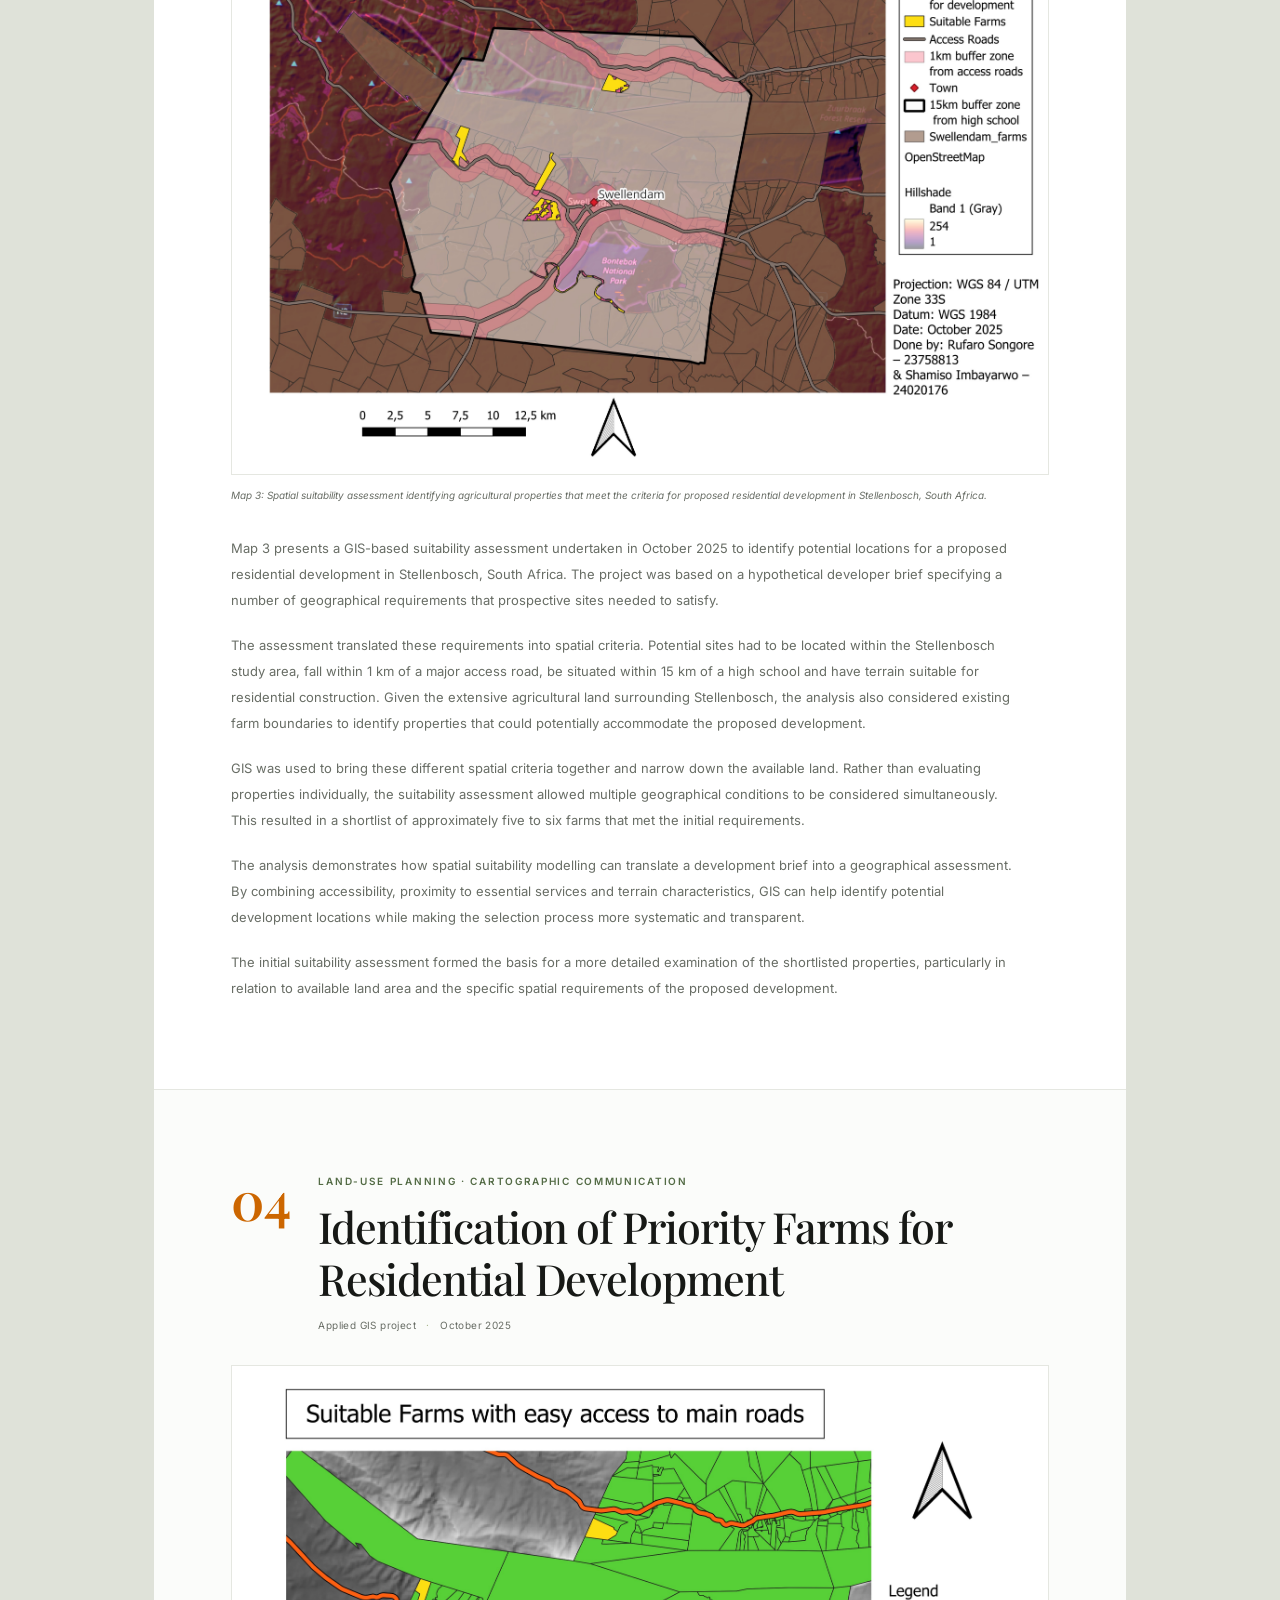
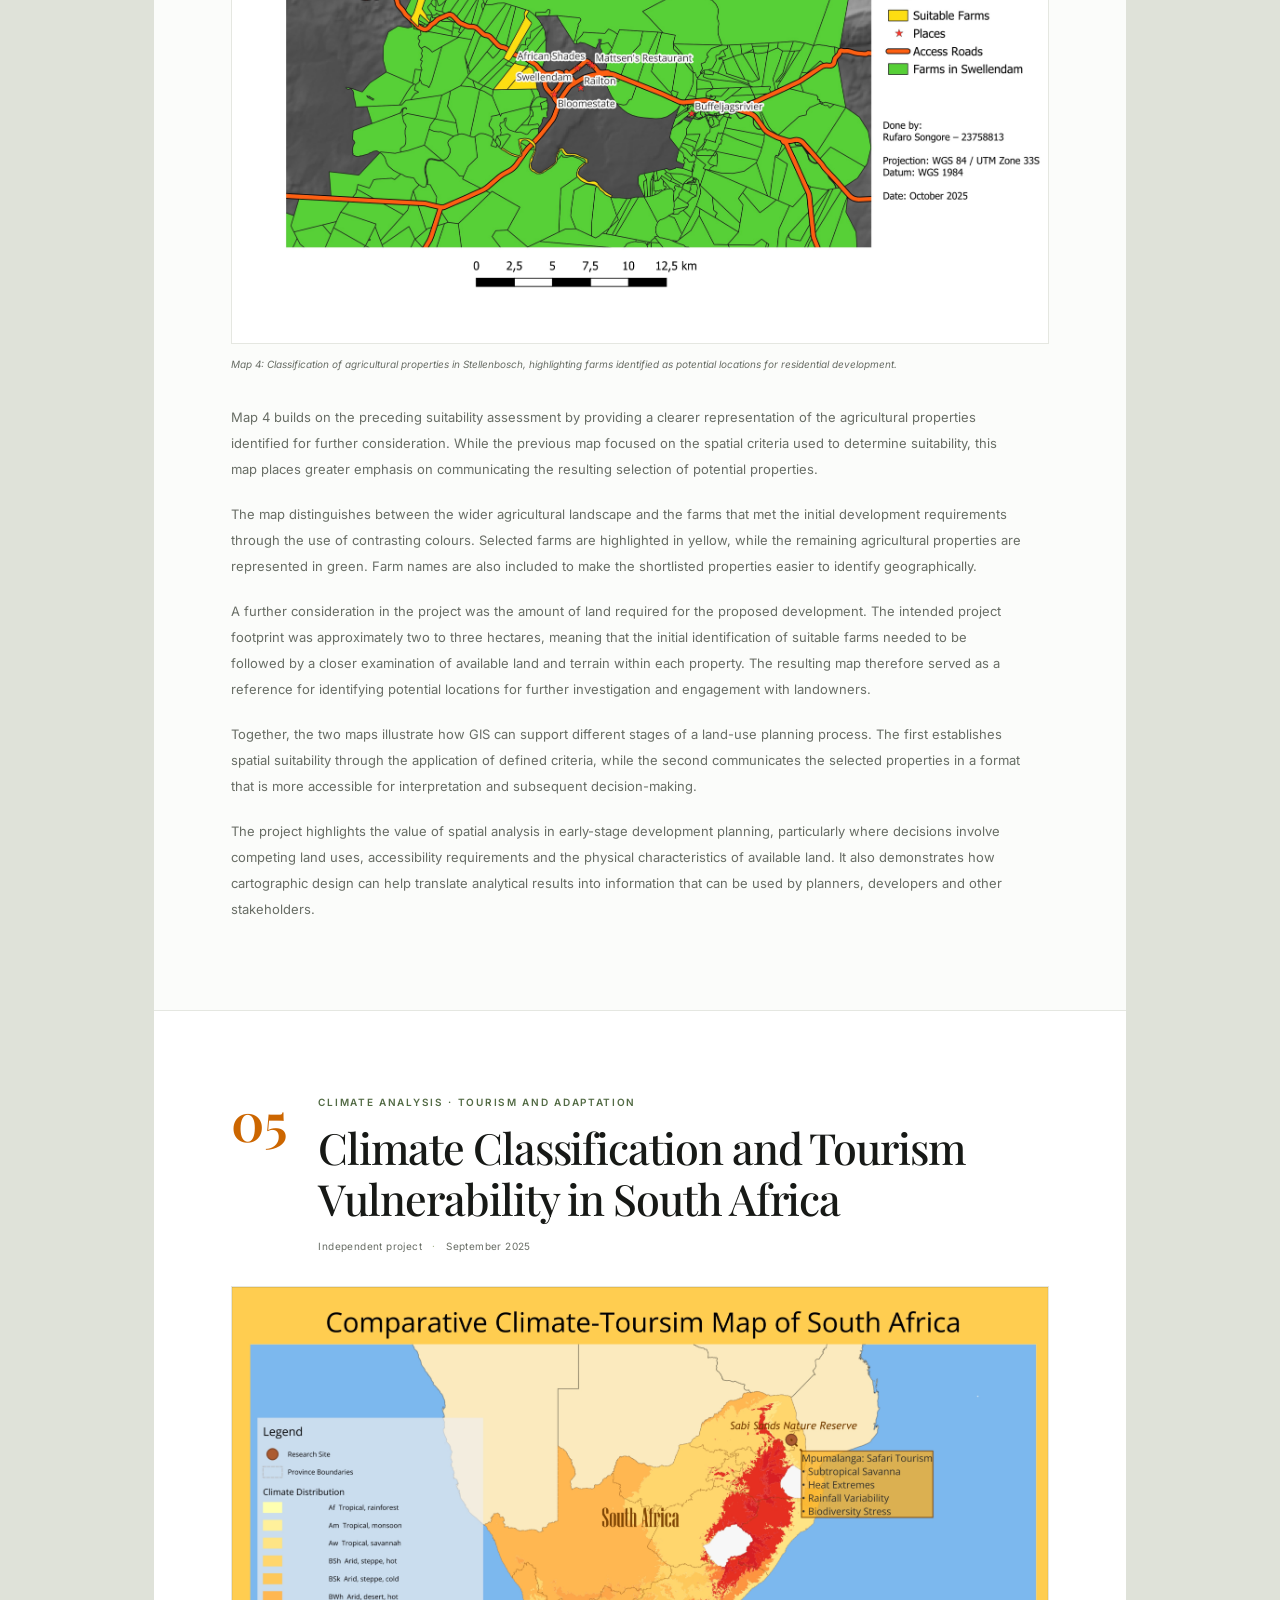
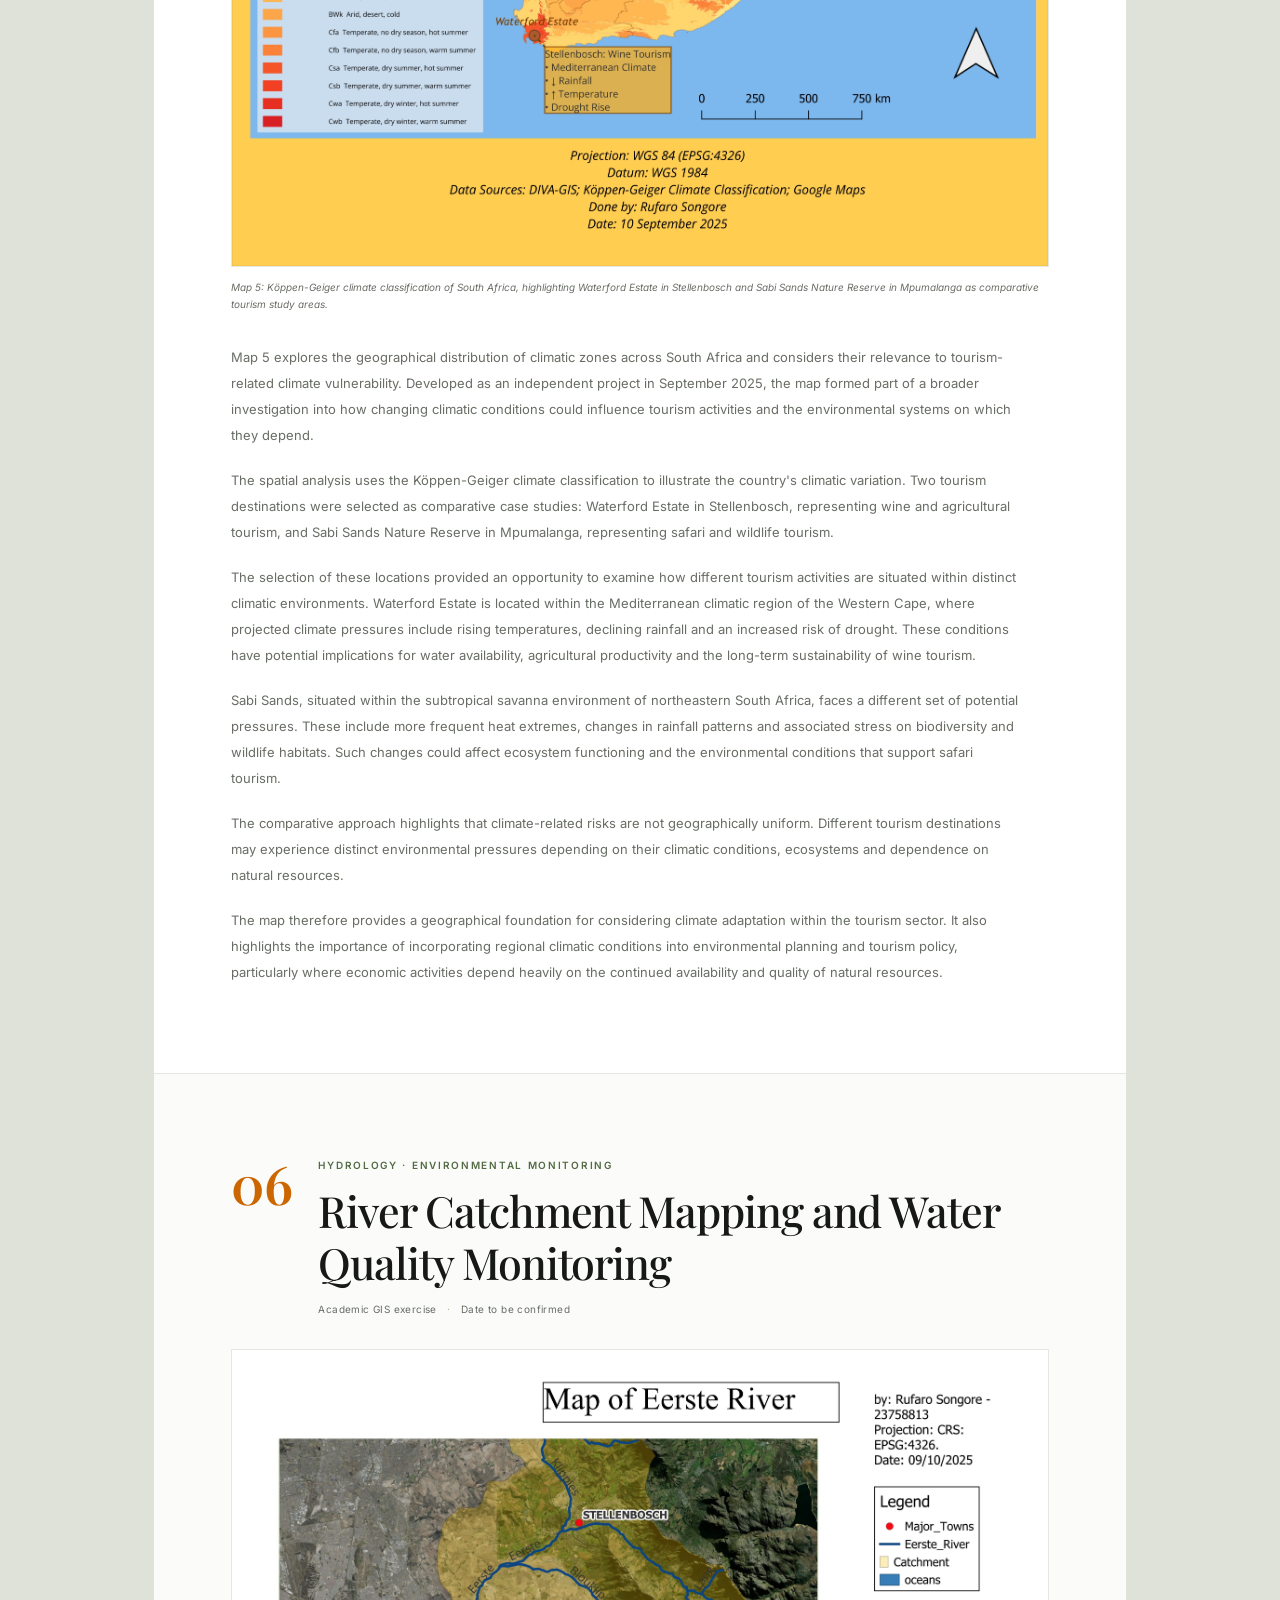
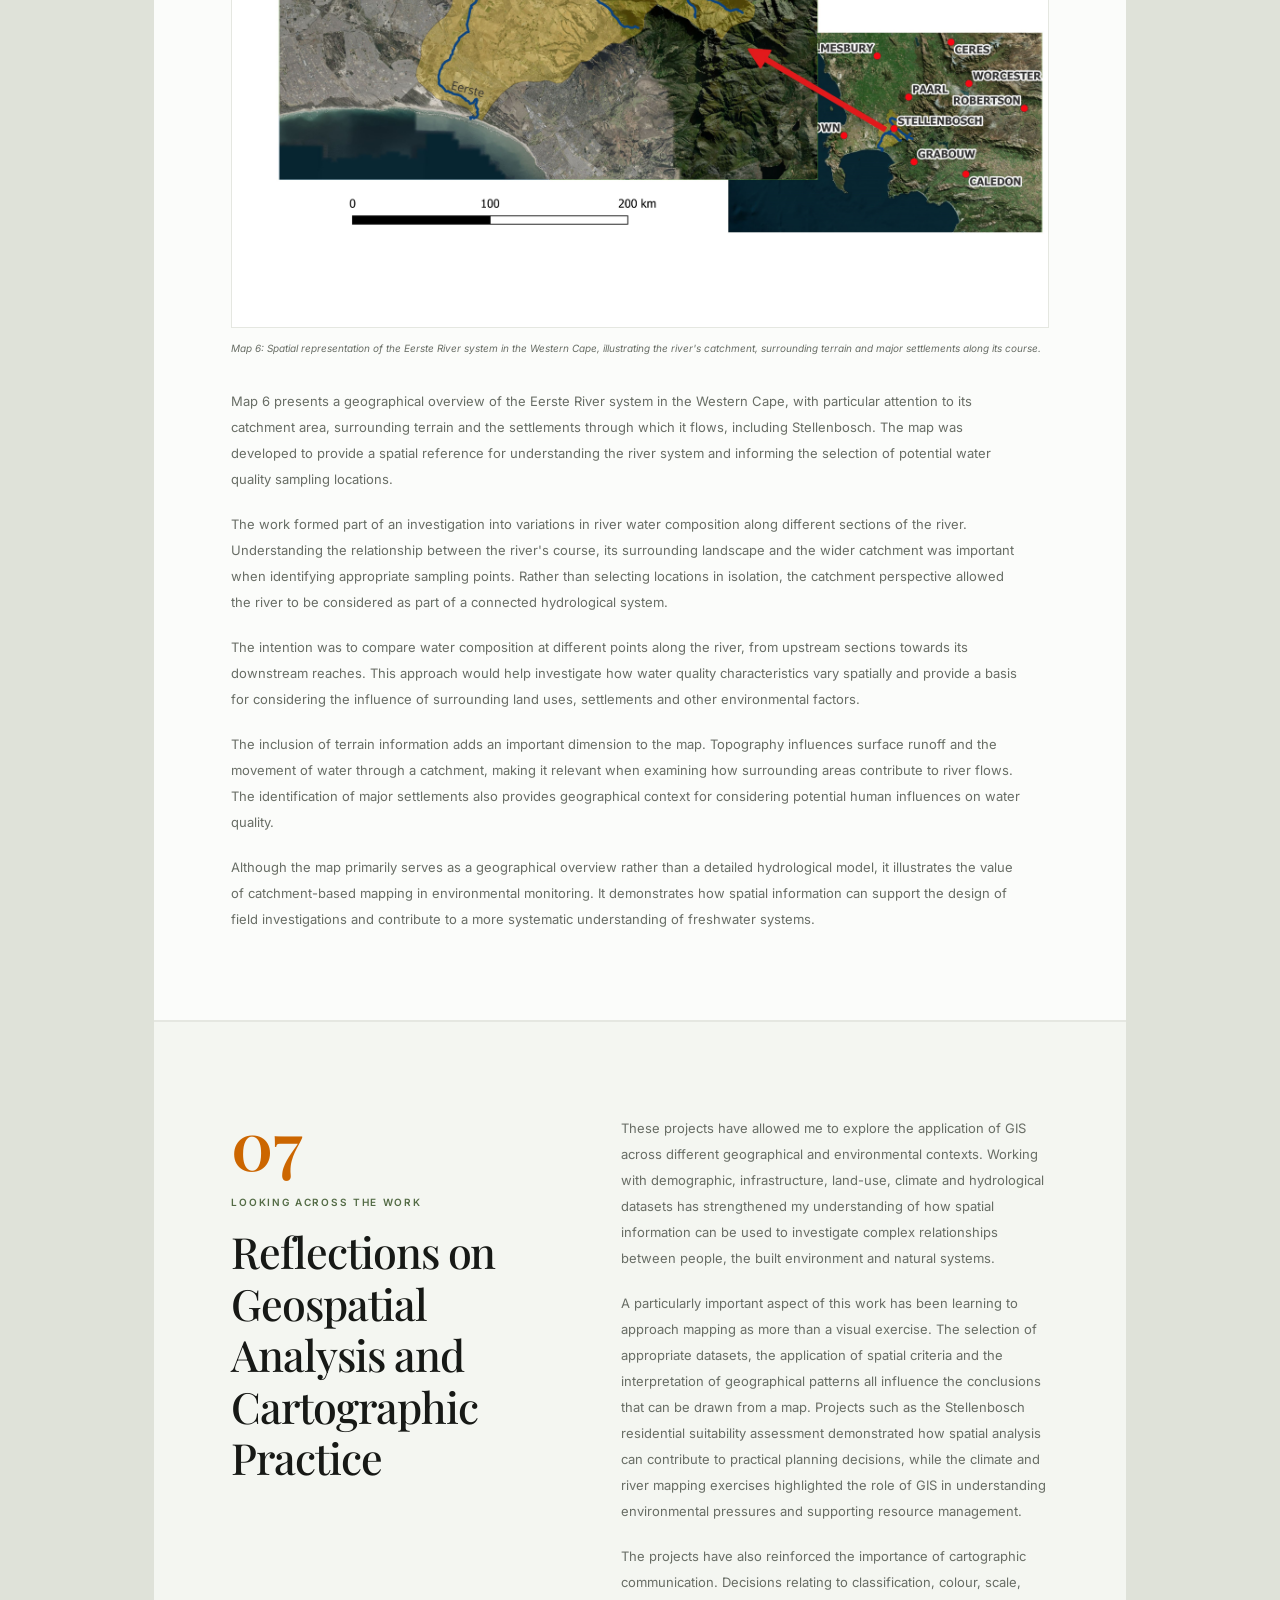
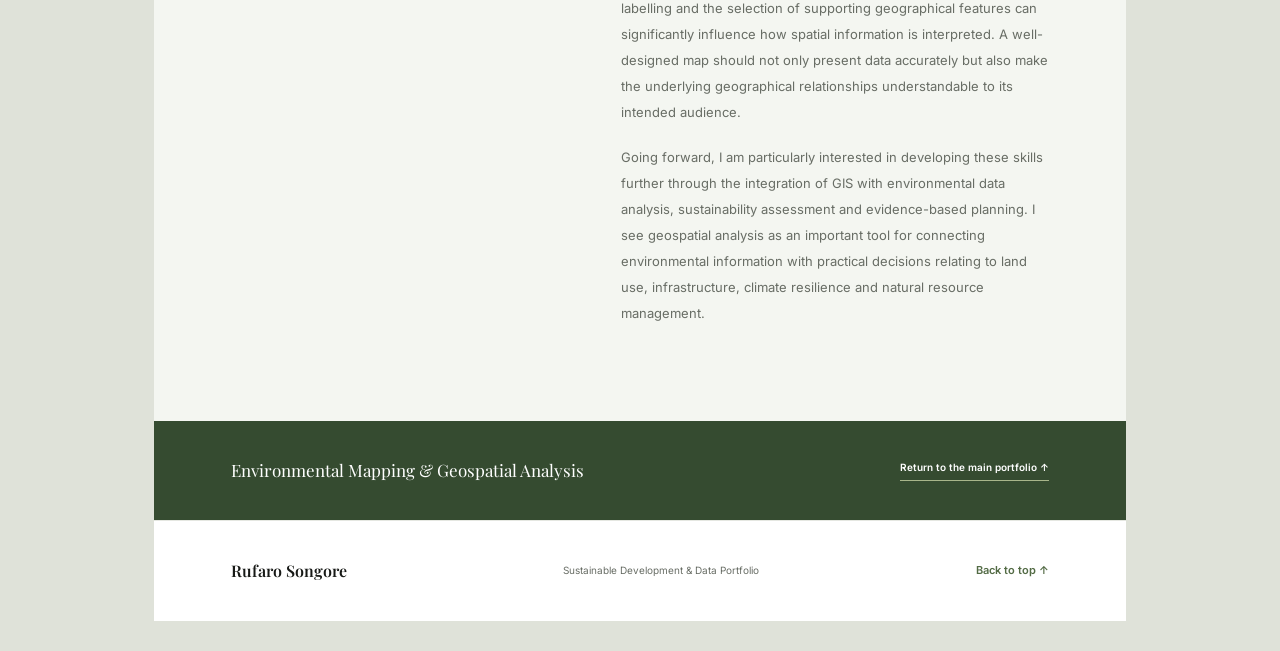
<file: environmental-mapping.html>
<!DOCTYPE html>
<html lang="en">

<head>
    <meta charset="UTF-8">
    <meta name="viewport" content="width=device-width, initial-scale=1.0">

    <title>Environmental Mapping &amp; Geospatial Analysis | Rufaro Angela Songore</title>
    <meta name="description" content="Selected GIS and environmental mapping projects by Rufaro Angela Songore, covering spatial analysis, land-use planning, climate vulnerability and water resources.">

    <link rel="icon" type="image/png" href="images/AMP_logo.ico">

    <link rel="preconnect" href="https://fonts.googleapis.com">
    <link rel="preconnect" href="https://fonts.gstatic.com" crossorigin>
    <link href="https://fonts.googleapis.com/css2?family=Inter:wght@300;400;500;600&family=Playfair+Display:wght@500;600;700&display=swap" rel="stylesheet">

    <link rel="stylesheet" href="style.css">
    <link rel="stylesheet" href="environmental-mapping.css">
</head>

<body>

    <header class="site-header">
        <nav class="main-nav" aria-label="Main navigation">
            <a href="index.html#top" class="nav-logo">Rufaro Angela Songore</a>

            <ul class="nav-links">
                <li><a href="index.html#top">Home</a></li>
                <li><a href="index.html#about">About</a></li>
                <li><a href="index.html#projects">Projects</a></li>
                <li><a href="#map-index">Map index</a></li>
                <li><a href="#reflection">Reflection</a></li>
            </ul>
        </nav>
    </header>

    <main class="environment-main" id="top">

        <!-- PAGE INTRODUCTION -->
        <section class="environment-hero">
            <div class="environment-content">
                <a class="back-link" href="index.html#projects">&larr; Back to selected projects</a>

                <p class="section-label">Spatial research · QGIS · Environmental analysis</p>
                <h1>Environmental Mapping <em>&amp;</em> Geospatial Analysis</h1>
                <div class="environment-divider"></div>

                <div class="intro-copy">
                    <p class="intro-lead">
                        Exploring how spatial data can help us understand the relationship
                        between people, places, infrastructure and the environment.
                    </p>

                    <p>
                        This section presents selected mapping projects developed through
                        academic coursework, independent research and practical fieldwork.
                        The maps explore different applications of Geographic Information
                        Systems (GIS), ranging from urban spatial analysis and land-use
                        planning to climate classification, environmental assessment and
                        water resource management.
                    </p>

                    <p>
                        My work focuses on using spatial data to understand geographical
                        patterns, assess environmental and development-related challenges,
                        and communicate information in a way that can support planning and
                        decision-making. The projects draw on a range of geospatial datasets
                        and cartographic techniques, with particular attention to the
                        relationship between environmental conditions, infrastructure,
                        land use and human activity.
                    </p>

                    <p>
                        The maps were developed using QGIS and supporting geospatial
                        datasets. Each project reflects a different application of spatial
                        analysis, as well as the importance of selecting appropriate data,
                        applying suitable analytical methods and presenting results clearly.
                    </p>
                </div>

                <div class="environment-facts" aria-label="Portfolio overview">
                    <div><strong>06</strong><span>Selected maps</span></div>
                    <div><strong>QGIS</strong><span>Primary GIS platform</span></div>
                    <div><strong>2025–26</strong><span>Project period</span></div>
                </div>
            </div>
        </section>

        <!-- QUICK NAVIGATION -->
        <section class="map-index-section" id="map-index">
            <div class="environment-content">
                <p class="section-label">Explore the work</p>
                <h2>Mapping projects</h2>
                <p class="index-intro">
                    Each project is presented with its map, purpose and geographical
                    interpretation. Select a project to jump directly to it.
                </p>

                <nav class="map-index" aria-label="Mapping project index">
                    <a href="#map-1"><span>01</span> Property survey management</a>
                    <a href="#map-2"><span>02</span> Population distribution</a>
                    <a href="#map-3"><span>03</span> Residential suitability</a>
                    <a href="#map-4"><span>04</span> Priority farm identification</a>
                    <a href="#map-5"><span>05</span> Climate and tourism</a>
                    <a href="#map-6"><span>06</span> River catchment mapping</a>
                </nav>
            </div>
        </section>

        <!-- MAP 01 -->
        <section class="map-project" id="map-1">
            <div class="environment-content">

                <div class="map-heading">
                    <span class="map-number">01</span>
                    <div>
                        <p class="section-label">Fieldwork · Spatial organisation</p>
                        <h2>Spatial Mapping for Property Survey Management</h2>
                        <p class="map-meta">Independent application <span>·</span> June 2026</p>
                    </div>
                </div>

                <figure class="map-figure">
                    <img
                        class="map-image"
                        src="images/environmental/map-01-property-survey.png"
                        alt="Satellite-based property survey map showing neighbourhoods, roads and survey coverage">
                    <figcaption>
                        Map 1: Satellite-based mapping of residential properties,
                        neighbourhood boundaries and survey coverage.
                    </figcaption>
                </figure>

                <div class="map-copy">
                    <p>
                        Map 1 illustrates the use of GIS as a practical tool for organising
                        and monitoring residential property survey activities. Developed
                        independently in June 2026, the map was used during fieldwork to
                        track survey progress across approximately five neighbourhoods.
                        Satellite imagery provided the geographical base, while additional
                        spatial layers highlighted residential properties, road networks,
                        railway infrastructure and the relevant administrative or
                        enumeration area (EA) boundary.
                    </p>

                    <p>
                        The map was developed to provide a clear spatial reference for field
                        activities, making it easier to distinguish between completed and
                        outstanding survey sections. By displaying individual residential
                        properties alongside the survey grid and neighbourhood boundaries,
                        I could monitor household coverage, identify areas requiring further
                        attention and reduce the likelihood of overlooking sections of the
                        study area.
                    </p>

                    <p>
                        This application demonstrates the practical value of GIS beyond
                        conventional cartographic presentation. In field-based research,
                        spatial organisation is important for maintaining consistent
                        coverage, managing survey progress and improving the coordination
                        of data collection. The map provided a working reference throughout
                        the survey rather than serving solely as a final visual output.
                    </p>
                </div>

            </div>
        </section>

        <!-- MAP 02 -->
        <section class="map-project map-project-alt" id="map-2">
            <div class="environment-content">

                <div class="map-heading">
                    <span class="map-number">02</span>
                    <div>
                        <p class="section-label">Demographic geography · Thematic cartography</p>
                        <h2>Population Density and Spatial Distribution in South Africa, 1996</h2>
                        <p class="map-meta">Academic GIS exercise <span>·</span> 1996 census data</p>
                    </div>
                </div>

                <figure class="map-figure">
                    <img
                        class="map-image"
                        src="images/environmental/map-02-population-density.png"
                        alt="Map showing population density across South Africa in 1996">
                    <figcaption>
                        Map 2: Population density across South Africa in 1996,
                        with major transport routes, rivers and capital cities.
                    </figcaption>
                </figure>

                <div class="map-copy">
                    <p>
                        Map 2 presents the spatial distribution of population density across
                        South Africa in 1996, using a graduated colour scheme to distinguish
                        areas of varying population concentration. The map incorporates
                        major roads, rivers and capital cities to provide additional
                        geographical context and illustrate the relationship between
                        population distribution and the country's physical and
                        infrastructure networks.
                    </p>

                    <p>
                        Using data from South Africa's first post-apartheid national census,
                        the map provides a snapshot of population distribution during the
                        early years of democratic governance. It offers an opportunity to
                        examine the geographical concentration of settlement, particularly
                        the differences between densely populated urban and economically
                        active regions and more sparsely populated rural areas.
                    </p>

                    <p>
                        The representation of population density is particularly useful for
                        understanding the spatial dimensions of development. Population
                        distribution has implications for infrastructure provision, access
                        to public services, transport planning and the allocation of
                        resources. By visualising these patterns geographically, the map
                        provides a foundation for considering how demographic
                        characteristics influence planning priorities across different
                        regions.
                    </p>

                    <p>
                        The inclusion of major transport routes and rivers adds further
                        context to the analysis, allowing population patterns to be
                        considered alongside accessibility and physical geography. While
                        the map provides a historical representation rather than an
                        explanation of the factors driving settlement patterns, it offers
                        a useful starting point for examining the relationship between
                        population distribution, regional development and spatial
                        inequality in South Africa.
                    </p>
                </div>

            </div>
        </section>

        <!-- MAP 03 -->
        <section class="map-project" id="map-3">
            <div class="environment-content">

                <div class="map-heading">
                    <span class="map-number">03</span>
                    <div>
                        <p class="section-label">Land-use planning · Suitability analysis</p>
                        <h2>Identifying Suitable Areas for Residential Development in Stellenbosch</h2>
                        <p class="map-meta">Applied GIS project <span>·</span> October 2025</p>
                    </div>
                </div>

                <figure class="map-figure">
                    <img
                        class="map-image"
                        src="images/environmental/map-03-residential-suitability.jpeg"
                        alt="GIS residential development suitability analysis for farms in Stellenbosch">
                    <figcaption>
                        Map 3: Spatial suitability assessment identifying agricultural
                        properties that meet the criteria for proposed residential
                        development in Stellenbosch, South Africa.
                    </figcaption>
                </figure>

                <div class="map-copy">
                    <p>
                        Map 3 presents a GIS-based suitability assessment undertaken in
                        October 2025 to identify potential locations for a proposed
                        residential development in Stellenbosch, South Africa. The project
                        was based on a hypothetical developer brief specifying a number of
                        geographical requirements that prospective sites needed to satisfy.
                    </p>

                    <p>
                        The assessment translated these requirements into spatial criteria.
                        Potential sites had to be located within the Stellenbosch study
                        area, fall within 1 km of a major access road, be situated within
                        15 km of a high school and have terrain suitable for residential
                        construction. Given the extensive agricultural land surrounding
                        Stellenbosch, the analysis also considered existing farm boundaries
                        to identify properties that could potentially accommodate the
                        proposed development.
                    </p>

                    <p>
                        GIS was used to bring these different spatial criteria together
                        and narrow down the available land. Rather than evaluating
                        properties individually, the suitability assessment allowed
                        multiple geographical conditions to be considered simultaneously.
                        This resulted in a shortlist of approximately five to six farms
                        that met the initial requirements.
                    </p>

                    <p>
                        The analysis demonstrates how spatial suitability modelling can
                        translate a development brief into a geographical assessment. By
                        combining accessibility, proximity to essential services and
                        terrain characteristics, GIS can help identify potential
                        development locations while making the selection process more
                        systematic and transparent.
                    </p>

                    <p>
                        The initial suitability assessment formed the basis for a more
                        detailed examination of the shortlisted properties, particularly
                        in relation to available land area and the specific spatial
                        requirements of the proposed development.
                    </p>
                </div>

            </div>
        </section>

        <!-- MAP 04 -->
        <section class="map-project map-project-alt" id="map-4">
            <div class="environment-content">

                <div class="map-heading">
                    <span class="map-number">04</span>
                    <div>
                        <p class="section-label">Land-use planning · Cartographic communication</p>
                        <h2>Identification of Priority Farms for Residential Development</h2>
                        <p class="map-meta">Applied GIS project <span>·</span> October 2025</p>
                    </div>
                </div>

                <figure class="map-figure">
                    <img
                        class="map-image"
                        src="images/environmental/map-04-priority-farms.jpeg"
                        alt="Map highlighting priority farms identified for further residential development assessment in Stellenbosch">
                    <figcaption>
                        Map 4: Classification of agricultural properties in Stellenbosch,
                        highlighting farms identified as potential locations for residential development.
                    </figcaption>
                </figure>

                <div class="map-copy">
                    <p>
                        Map 4 builds on the preceding suitability assessment by providing
                        a clearer representation of the agricultural properties identified
                        for further consideration. While the previous map focused on the
                        spatial criteria used to determine suitability, this map places
                        greater emphasis on communicating the resulting selection of
                        potential properties.
                    </p>

                    <p>
                        The map distinguishes between the wider agricultural landscape and
                        the farms that met the initial development requirements through the
                        use of contrasting colours. Selected farms are highlighted in
                        yellow, while the remaining agricultural properties are represented
                        in green. Farm names are also included to make the shortlisted
                        properties easier to identify geographically.
                    </p>

                    <p>
                        A further consideration in the project was the amount of land
                        required for the proposed development. The intended project
                        footprint was approximately two to three hectares, meaning that the
                        initial identification of suitable farms needed to be followed by
                        a closer examination of available land and terrain within each
                        property. The resulting map therefore served as a reference for
                        identifying potential locations for further investigation and
                        engagement with landowners.
                    </p>

                    <p>
                        Together, the two maps illustrate how GIS can support different
                        stages of a land-use planning process. The first establishes
                        spatial suitability through the application of defined criteria,
                        while the second communicates the selected properties in a format
                        that is more accessible for interpretation and subsequent
                        decision-making.
                    </p>

                    <p>
                        The project highlights the value of spatial analysis in early-stage
                        development planning, particularly where decisions involve
                        competing land uses, accessibility requirements and the physical
                        characteristics of available land. It also demonstrates how
                        cartographic design can help translate analytical results into
                        information that can be used by planners, developers and other
                        stakeholders.
                    </p>
                </div>

            </div>
        </section>

        <!-- MAP 05 -->
        <section class="map-project" id="map-5">
            <div class="environment-content">

                <div class="map-heading">
                    <span class="map-number">05</span>
                    <div>
                        <p class="section-label">Climate analysis · Tourism and adaptation</p>
                        <h2>Climate Classification and Tourism Vulnerability in South Africa</h2>
                        <p class="map-meta">Independent project <span>·</span> September 2025</p>
                    </div>
                </div>

                <figure class="map-figure">
                    <img
                        class="map-image"
                        src="images/environmental/map-05-climate-tourism.jpeg"
                        alt="Köppen-Geiger climate classification map of South Africa showing Waterford Estate and Sabi Sands study areas">
                    <figcaption>
                        Map 5: Köppen-Geiger climate classification of South Africa,
                        highlighting Waterford Estate in Stellenbosch and Sabi Sands
                        Nature Reserve in Mpumalanga as comparative tourism study areas.
                    </figcaption>
                </figure>

                <div class="map-copy">
                    <p>
                        Map 5 explores the geographical distribution of climatic zones
                        across South Africa and considers their relevance to tourism-related
                        climate vulnerability. Developed as an independent project in
                        September 2025, the map formed part of a broader investigation into
                        how changing climatic conditions could influence tourism activities
                        and the environmental systems on which they depend.
                    </p>

                    <p>
                        The spatial analysis uses the Köppen-Geiger climate classification
                        to illustrate the country's climatic variation. Two tourism
                        destinations were selected as comparative case studies: Waterford
                        Estate in Stellenbosch, representing wine and agricultural tourism,
                        and Sabi Sands Nature Reserve in Mpumalanga, representing safari
                        and wildlife tourism.
                    </p>

                    <p>
                        The selection of these locations provided an opportunity to examine
                        how different tourism activities are situated within distinct
                        climatic environments. Waterford Estate is located within the
                        Mediterranean climatic region of the Western Cape, where projected
                        climate pressures include rising temperatures, declining rainfall
                        and an increased risk of drought. These conditions have potential
                        implications for water availability, agricultural productivity
                        and the long-term sustainability of wine tourism.
                    </p>

                    <p>
                        Sabi Sands, situated within the subtropical savanna environment of
                        northeastern South Africa, faces a different set of potential
                        pressures. These include more frequent heat extremes, changes in
                        rainfall patterns and associated stress on biodiversity and
                        wildlife habitats. Such changes could affect ecosystem functioning
                        and the environmental conditions that support safari tourism.
                    </p>

                    <p>
                        The comparative approach highlights that climate-related risks are
                        not geographically uniform. Different tourism destinations may
                        experience distinct environmental pressures depending on their
                        climatic conditions, ecosystems and dependence on natural resources.
                    </p>

                    <p>
                        The map therefore provides a geographical foundation for considering
                        climate adaptation within the tourism sector. It also highlights
                        the importance of incorporating regional climatic conditions into
                        environmental planning and tourism policy, particularly where
                        economic activities depend heavily on the continued availability
                        and quality of natural resources.
                    </p>
                </div>

            </div>
        </section>

        <!-- MAP 06 -->
        <section class="map-project map-project-alt" id="map-6">
            <div class="environment-content">

                <div class="map-heading">
                    <span class="map-number">06</span>
                    <div>
                        <p class="section-label">Hydrology · Environmental monitoring</p>
                        <h2>River Catchment Mapping and Water Quality Monitoring</h2>
                        <p class="map-meta">Academic GIS exercise <span>·</span> Date to be confirmed</p>
                    </div>
                </div>

                <figure class="map-figure">
                    <img
                        class="map-image"
                        src="images/environmental/map-06-eerste-river.jpeg"
                        alt="Map of the Eerste River catchment, surrounding terrain and settlements in the Western Cape">
                    <figcaption>
                        Map 6: Spatial representation of the Eerste River system in the
                        Western Cape, illustrating the river's catchment, surrounding
                        terrain and major settlements along its course.
                    </figcaption>
                </figure>

                <div class="map-copy">
                    <p>
                        Map 6 presents a geographical overview of the Eerste River system
                        in the Western Cape, with particular attention to its catchment
                        area, surrounding terrain and the settlements through which it
                        flows, including Stellenbosch. The map was developed to provide
                        a spatial reference for understanding the river system and
                        informing the selection of potential water quality sampling
                        locations.
                    </p>

                    <p>
                        The work formed part of an investigation into variations in river
                        water composition along different sections of the river.
                        Understanding the relationship between the river's course, its
                        surrounding landscape and the wider catchment was important when
                        identifying appropriate sampling points. Rather than selecting
                        locations in isolation, the catchment perspective allowed the
                        river to be considered as part of a connected hydrological system.
                    </p>

                    <p>
                        The intention was to compare water composition at different points
                        along the river, from upstream sections towards its downstream
                        reaches. This approach would help investigate how water quality
                        characteristics vary spatially and provide a basis for considering
                        the influence of surrounding land uses, settlements and other
                        environmental factors.
                    </p>

                    <p>
                        The inclusion of terrain information adds an important dimension
                        to the map. Topography influences surface runoff and the movement
                        of water through a catchment, making it relevant when examining
                        how surrounding areas contribute to river flows. The identification
                        of major settlements also provides geographical context for
                        considering potential human influences on water quality.
                    </p>

                    <p>
                        Although the map primarily serves as a geographical overview rather
                        than a detailed hydrological model, it illustrates the value of
                        catchment-based mapping in environmental monitoring. It demonstrates
                        how spatial information can support the design of field
                        investigations and contribute to a more systematic understanding
                        of freshwater systems.
                    </p>
                </div>

            </div>
        </section>

        <!-- REFLECTION -->
        <section class="reflection-section" id="reflection">
            <div class="environment-content reflection-grid">

                <div>
                    <span class="section-number">07</span>
                    <p class="section-label">Looking across the work</p>
                    <h2>Reflections on Geospatial Analysis and Cartographic Practice</h2>
                </div>

                <div class="reflection-copy">
                    <p>
                        These projects have allowed me to explore the application of GIS
                        across different geographical and environmental contexts. Working
                        with demographic, infrastructure, land-use, climate and hydrological
                        datasets has strengthened my understanding of how spatial
                        information can be used to investigate complex relationships
                        between people, the built environment and natural systems.
                    </p>

                    <p>
                        A particularly important aspect of this work has been learning to
                        approach mapping as more than a visual exercise. The selection of
                        appropriate datasets, the application of spatial criteria and the
                        interpretation of geographical patterns all influence the
                        conclusions that can be drawn from a map. Projects such as the
                        Stellenbosch residential suitability assessment demonstrated how
                        spatial analysis can contribute to practical planning decisions,
                        while the climate and river mapping exercises highlighted the role
                        of GIS in understanding environmental pressures and supporting
                        resource management.
                    </p>

                    <p>
                        The projects have also reinforced the importance of cartographic
                        communication. Decisions relating to classification, colour, scale,
                        labelling and the selection of supporting geographical features
                        can significantly influence how spatial information is interpreted.
                        A well-designed map should not only present data accurately but
                        also make the underlying geographical relationships understandable
                        to its intended audience.
                    </p>

                    <p>
                        Going forward, I am particularly interested in developing these
                        skills further through the integration of GIS with environmental
                        data analysis, sustainability assessment and evidence-based
                        planning. I see geospatial analysis as an important tool for
                        connecting environmental information with practical decisions
                        relating to land use, infrastructure, climate resilience and
                        natural resource management.
                    </p>
                </div>

            </div>
        </section>

        <section class="environment-end">
            <div class="environment-content">
                <p>Environmental Mapping &amp; Geospatial Analysis</p>
                <a href="index.html#projects">Return to the main portfolio &uarr;</a>
            </div>
        </section>

    </main>

    <footer class="site-footer">
        <div class="content footer-content">
            <p>Rufaro Songore</p>
            <p>Sustainable Development &amp; Data Portfolio</p>
            <a href="#top">Back to top &uarr;</a>
        </div>
    </footer>

</body>
</html>
</file>
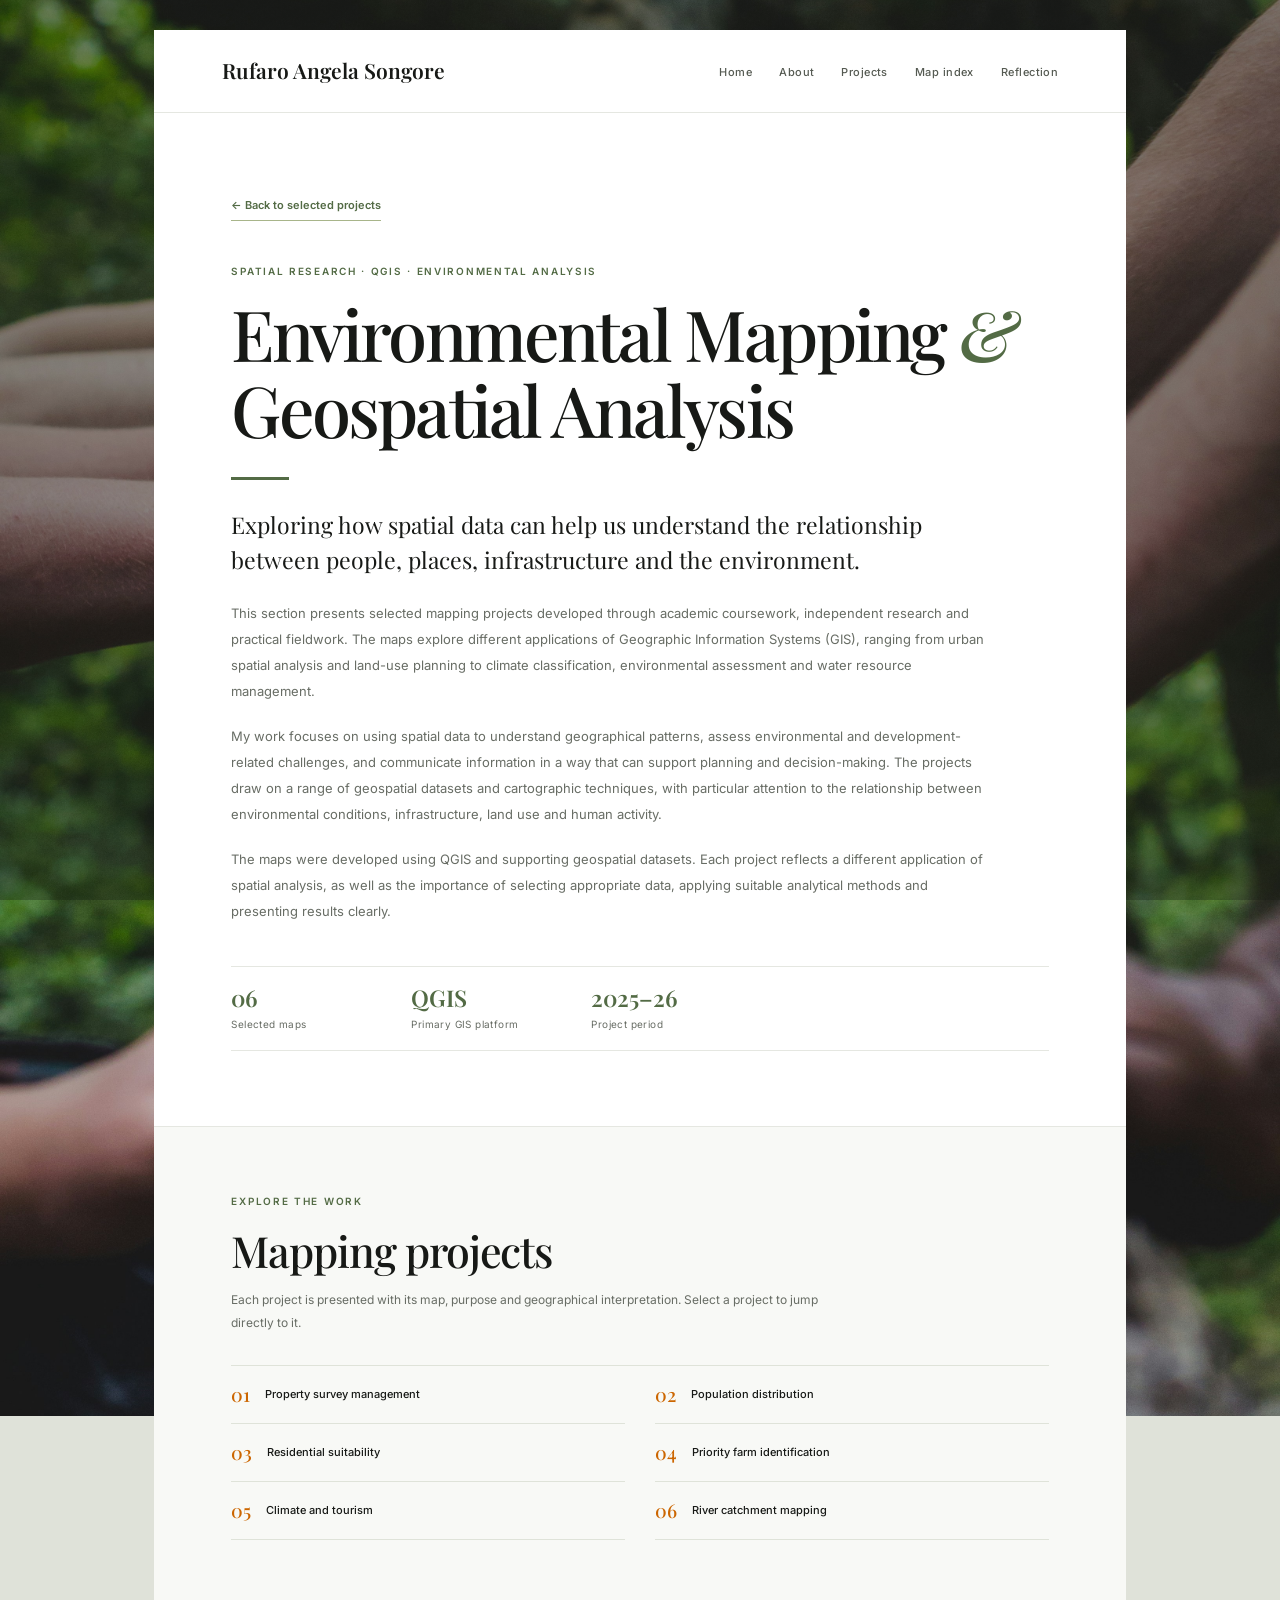
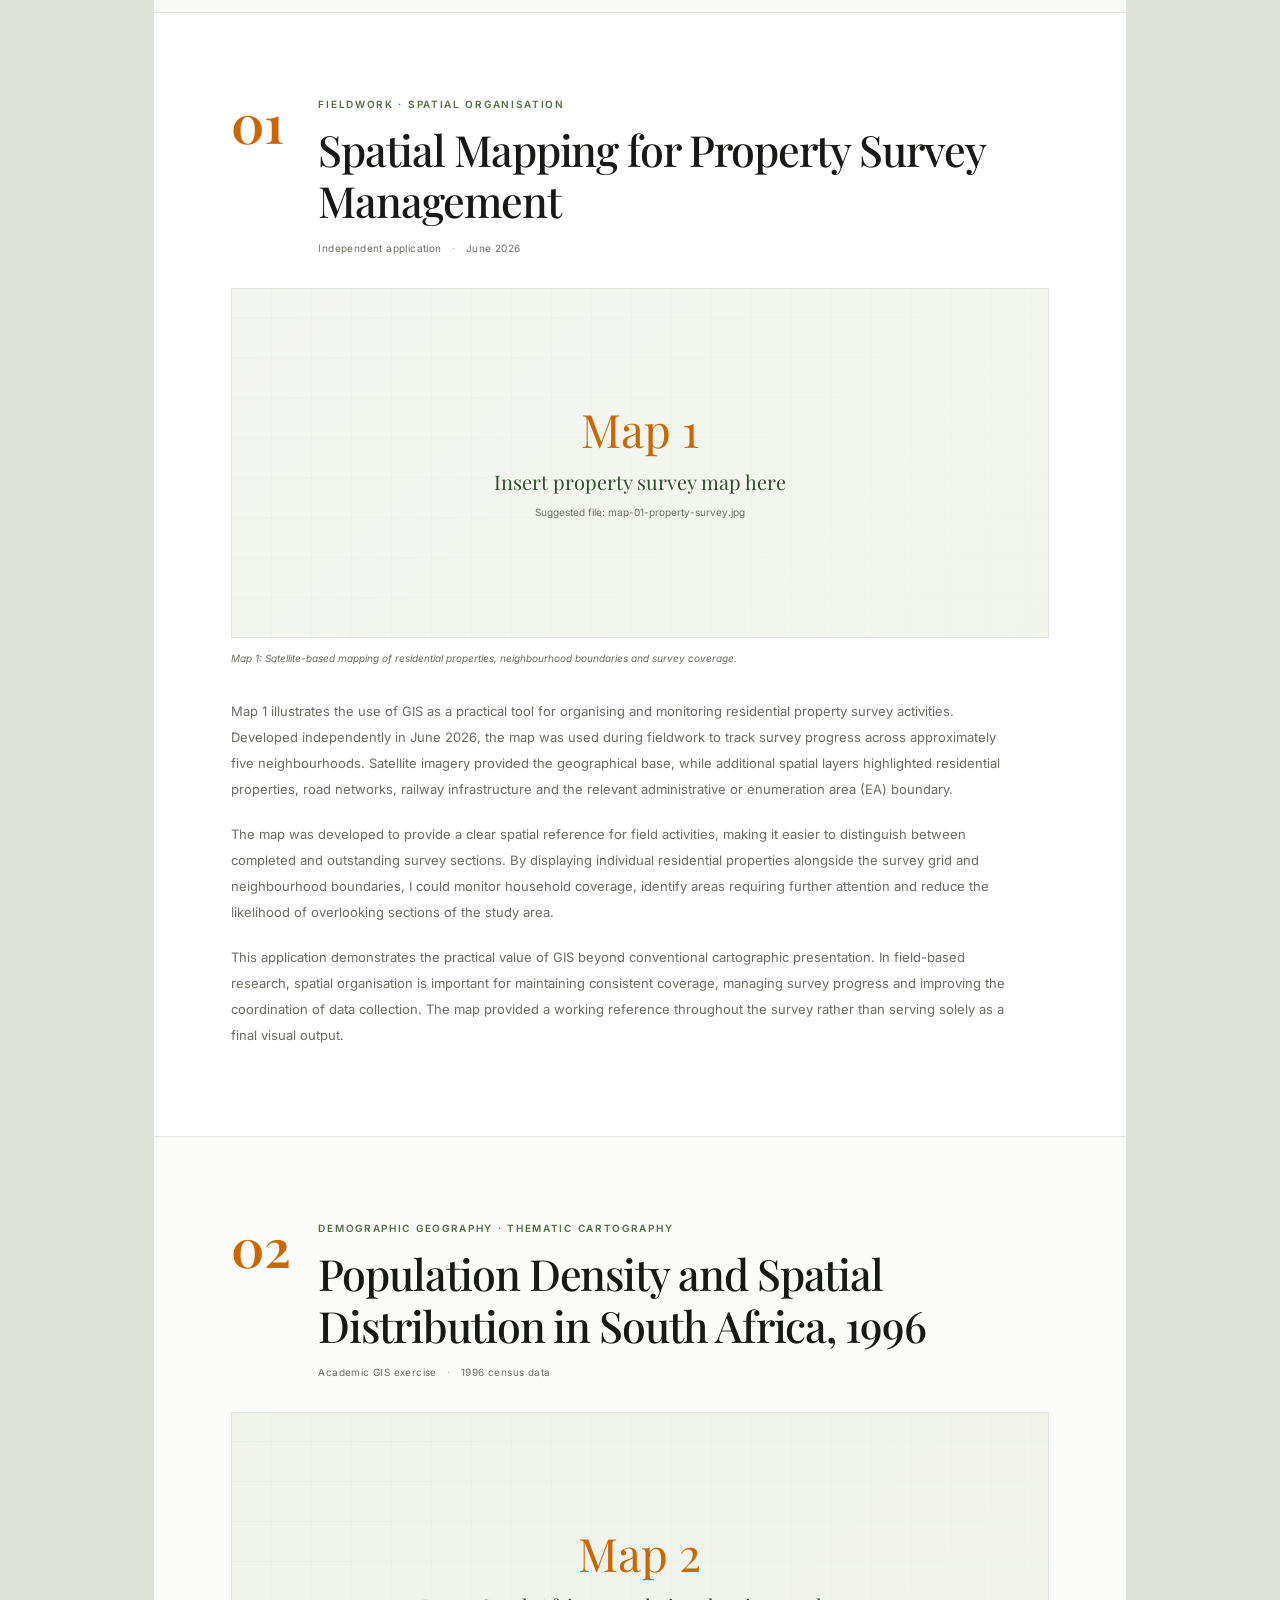
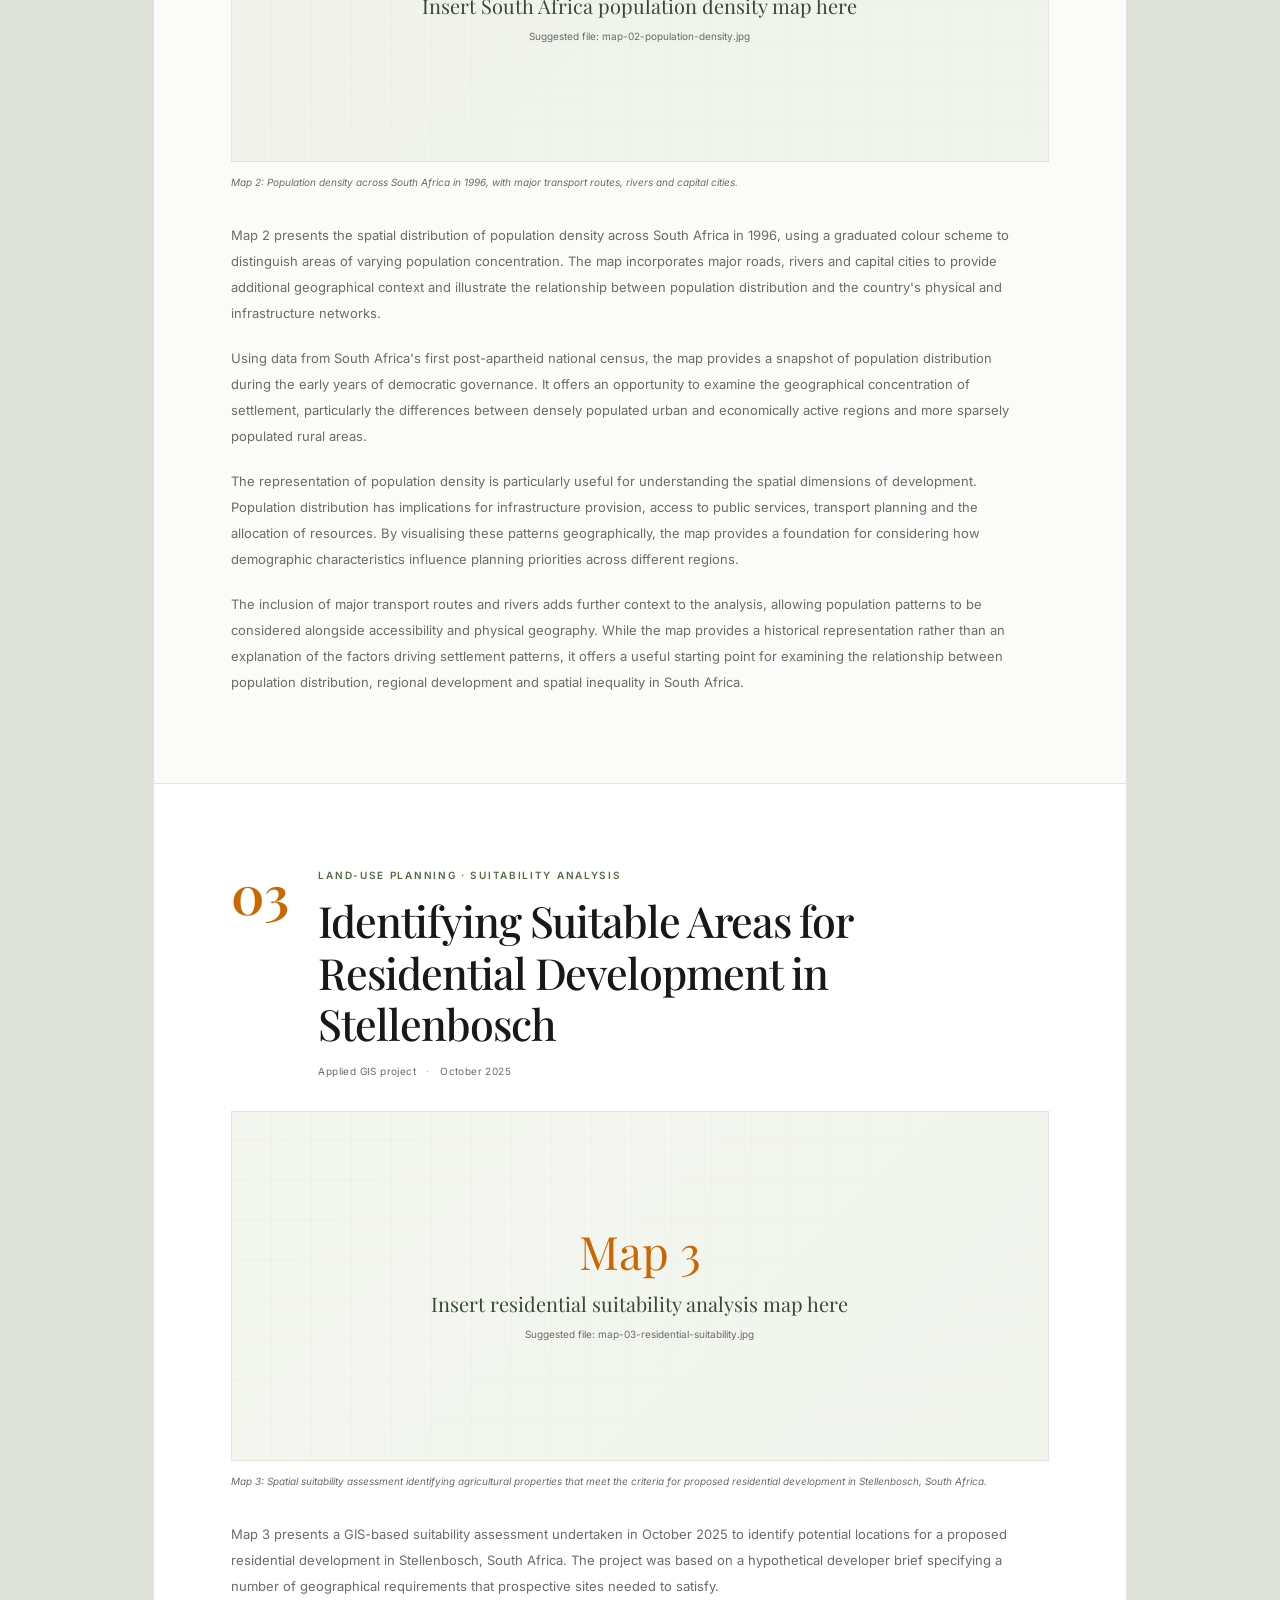
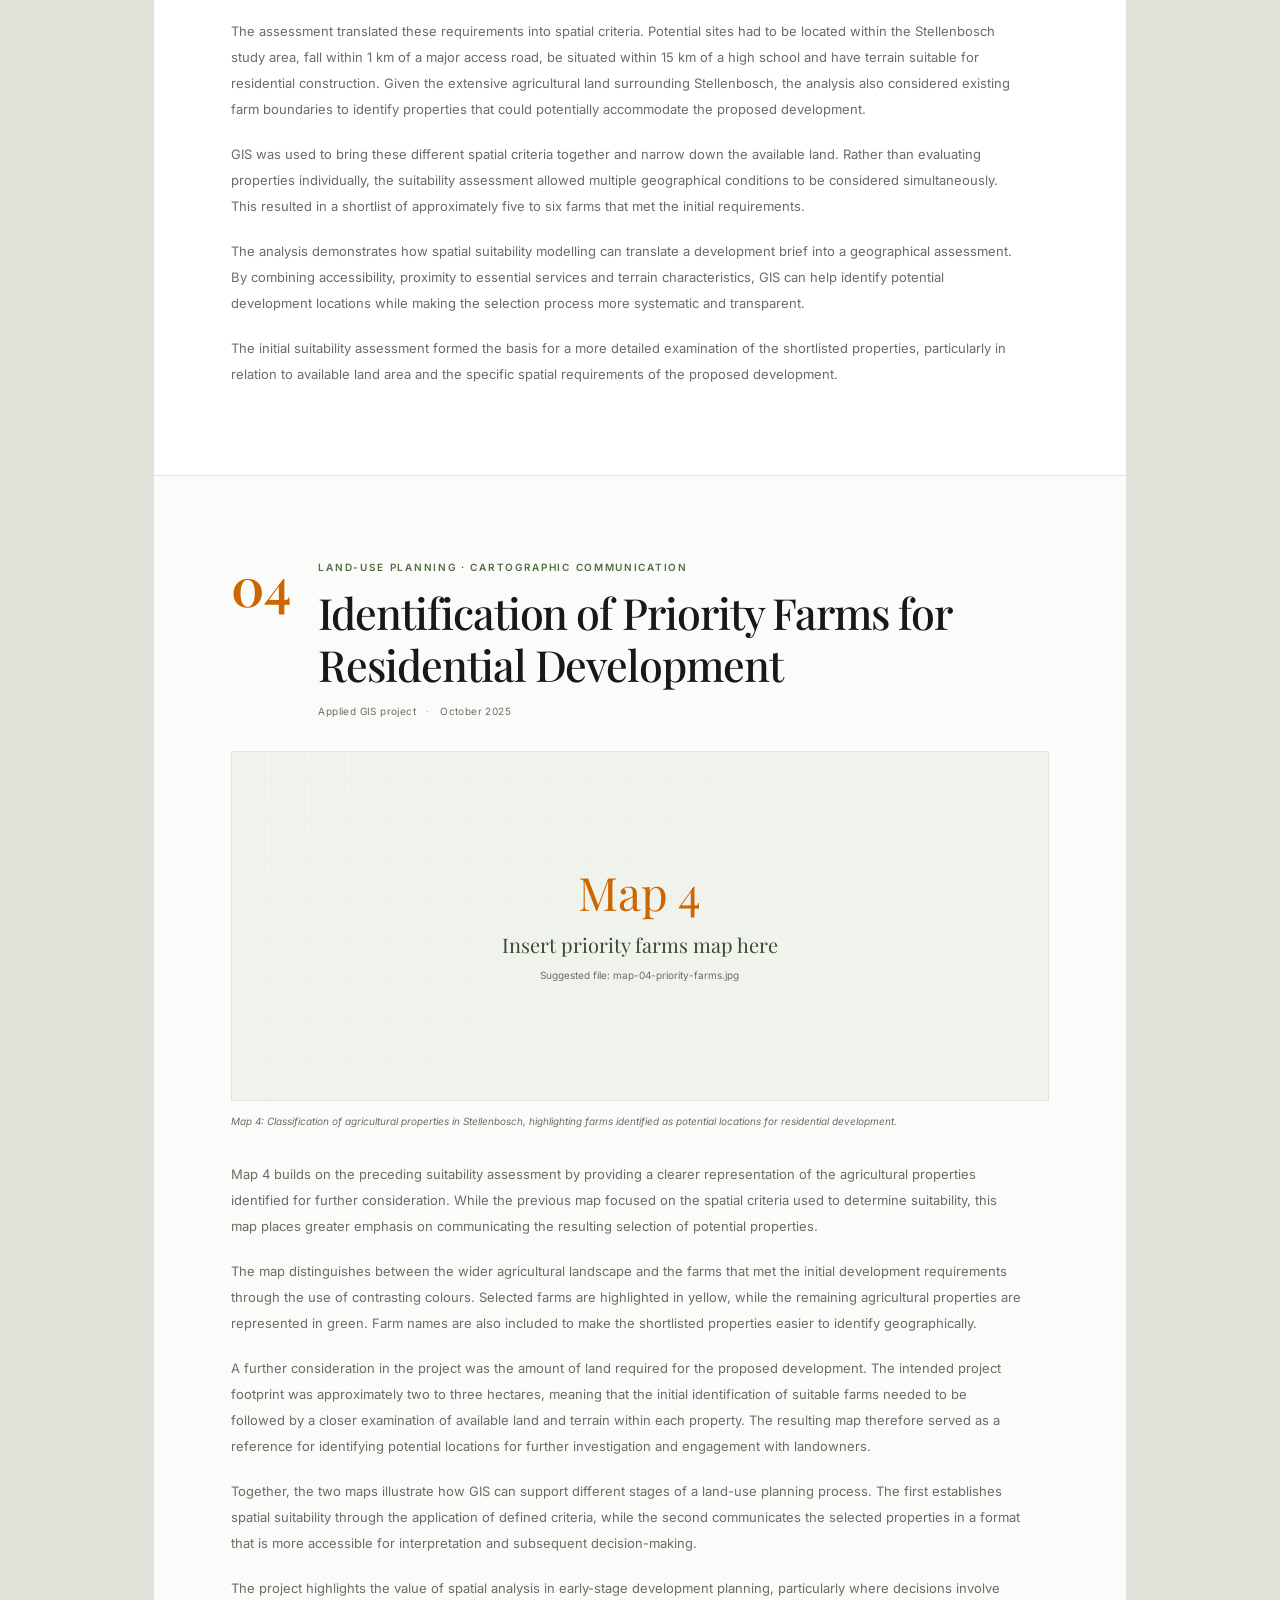
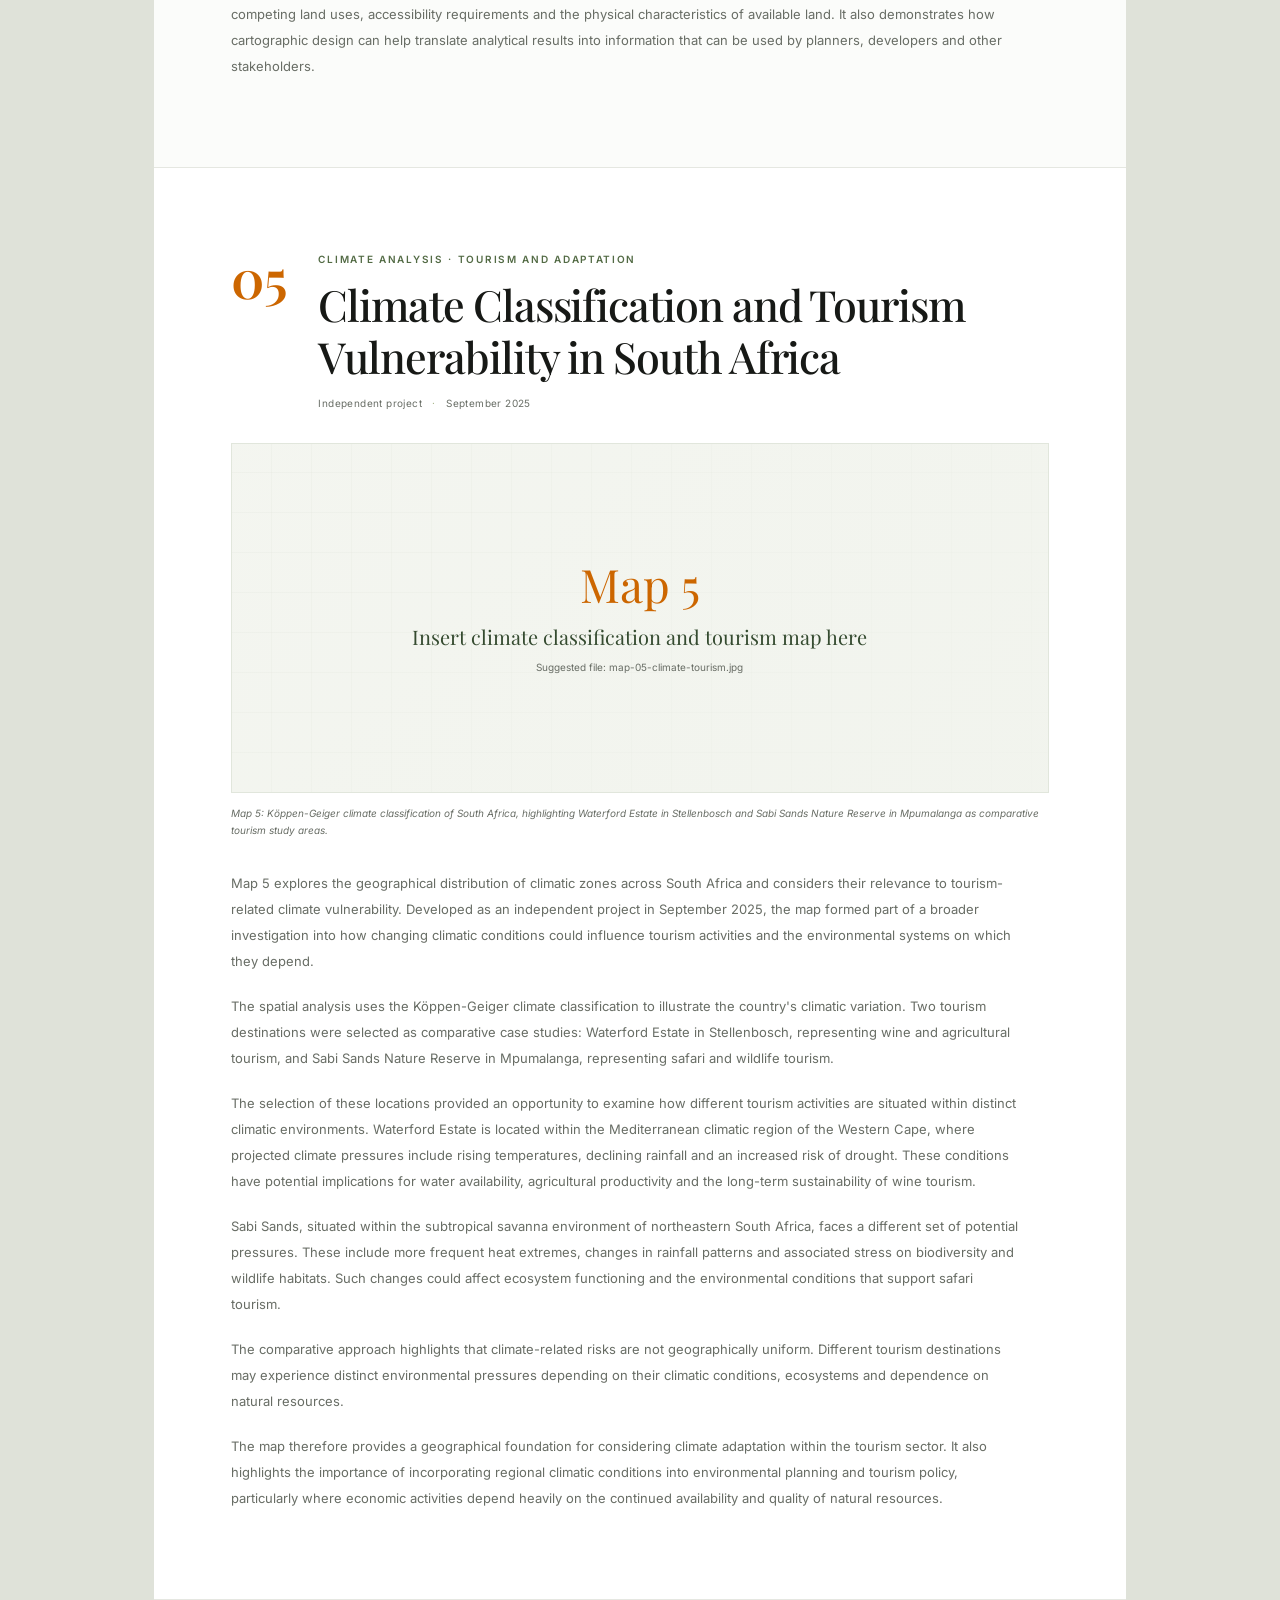
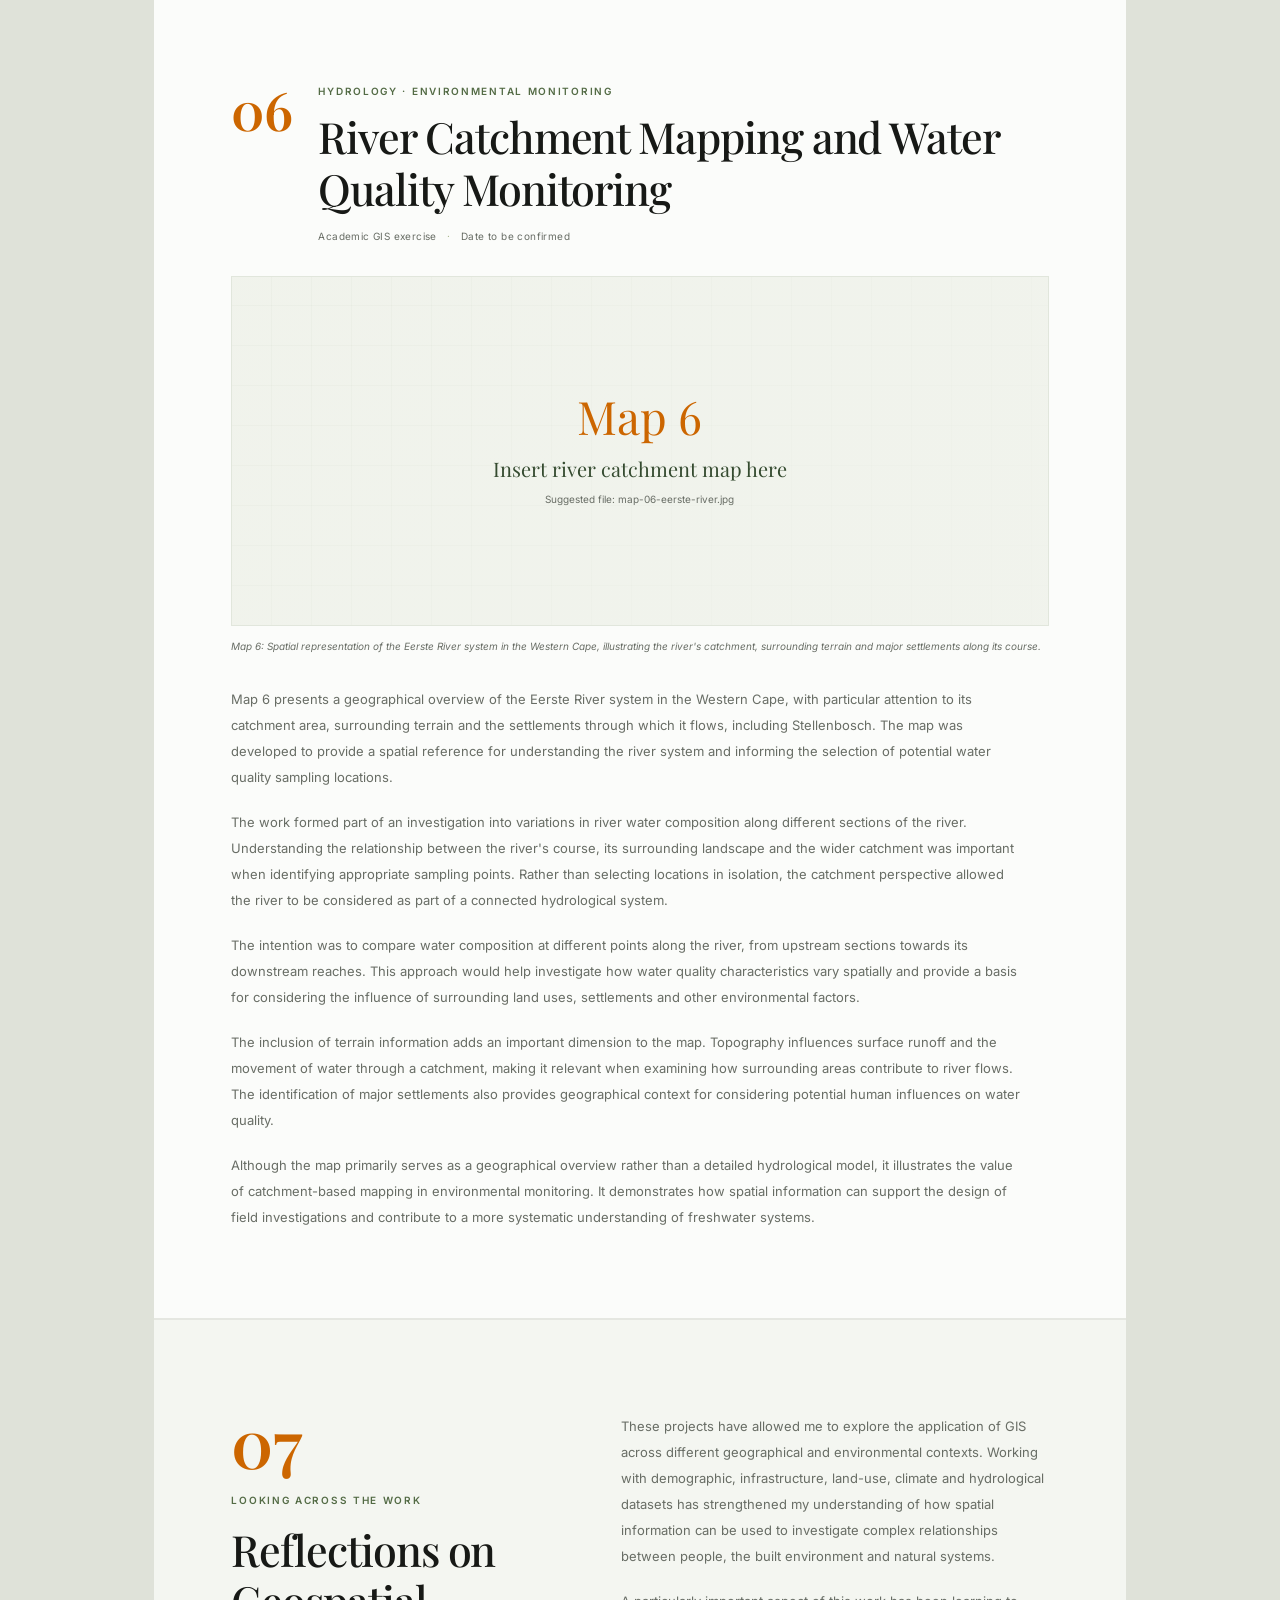
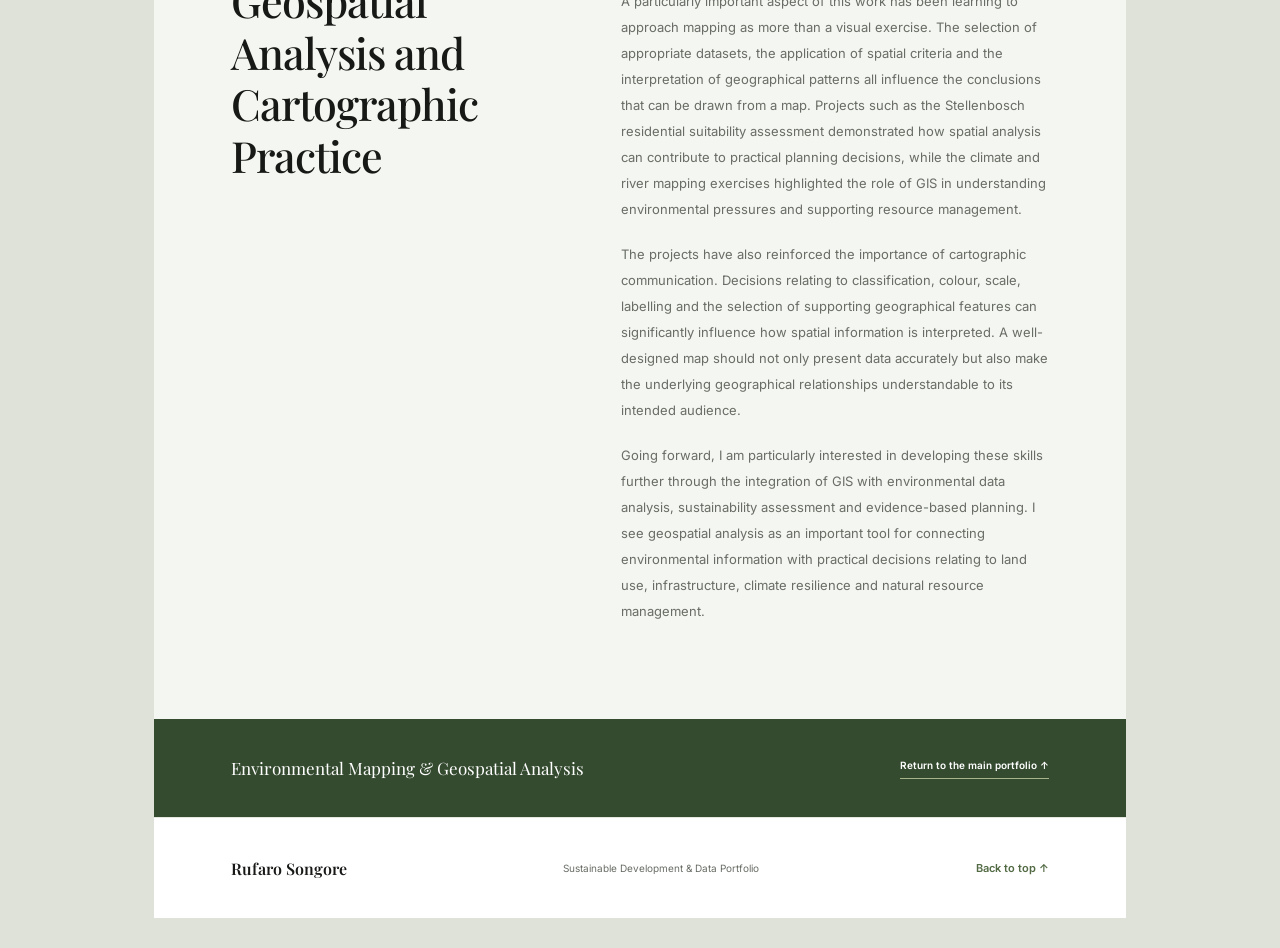
<file: environmental.mapping.html>
<!DOCTYPE html>
<html lang="en">

<head>
    <meta charset="UTF-8">
    <meta name="viewport" content="width=device-width, initial-scale=1.0">

    <title>Environmental Mapping &amp; Geospatial Analysis | Rufaro Angela Songore</title>
    <meta name="description" content="Selected GIS and environmental mapping projects by Rufaro Angela Songore, covering spatial analysis, land-use planning, climate vulnerability and water resources.">

    <link rel="icon" type="image/png" href="images/AMP_logo.ico">

    <!-- Shared portfolio styling, followed by page-specific layout styles -->
    <link rel="preconnect" href="https://fonts.googleapis.com">
    <link rel="preconnect" href="https://fonts.gstatic.com" crossorigin>
    <link href="https://fonts.googleapis.com/css2?family=Inter:wght@300;400;500;600&family=Playfair+Display:wght@500;600;700&display=swap" rel="stylesheet">
    <link rel="stylesheet" href="style.css">
    <link rel="stylesheet" href="environmental-mapping.css">
</head>

<body>

    <header class="site-header">
        <nav class="main-nav" aria-label="Main navigation">
            <a href="index.html#top" class="nav-logo">Rufaro Angela Songore</a>

            <ul class="nav-links">
                <li><a href="index.html#top">Home</a></li>
                <li><a href="index.html#about">About</a></li>
                <li><a href="index.html#projects">Projects</a></li>
                <li><a href="#map-index">Map index</a></li>
                <li><a href="#reflection">Reflection</a></li>
            </ul>
        </nav>
    </header>

    <main class="environment-main" id="top">

        <!-- PAGE INTRODUCTION -->
        <section class="environment-hero">
            <div class="environment-content">
                <a class="back-link" href="index.html#projects">&larr; Back to selected projects</a>

                <p class="section-label">Spatial research · QGIS · Environmental analysis</p>
                <h1>Environmental Mapping <em>&amp;</em> Geospatial Analysis</h1>
                <div class="environment-divider"></div>

                <div class="intro-copy">
                    <p class="intro-lead">
                        Exploring how spatial data can help us understand the relationship
                        between people, places, infrastructure and the environment.
                    </p>

                    <p>
                        This section presents selected mapping projects developed through
                        academic coursework, independent research and practical fieldwork.
                        The maps explore different applications of Geographic Information
                        Systems (GIS), ranging from urban spatial analysis and land-use
                        planning to climate classification, environmental assessment and
                        water resource management.
                    </p>

                    <p>
                        My work focuses on using spatial data to understand geographical
                        patterns, assess environmental and development-related challenges,
                        and communicate information in a way that can support planning and
                        decision-making. The projects draw on a range of geospatial datasets
                        and cartographic techniques, with particular attention to the
                        relationship between environmental conditions, infrastructure,
                        land use and human activity.
                    </p>

                    <p>
                        The maps were developed using QGIS and supporting geospatial
                        datasets. Each project reflects a different application of spatial
                        analysis, as well as the importance of selecting appropriate data,
                        applying suitable analytical methods and presenting results clearly.
                    </p>
                </div>

                <div class="environment-facts" aria-label="Portfolio overview">
                    <div><strong>06</strong><span>Selected maps</span></div>
                    <div><strong>QGIS</strong><span>Primary GIS platform</span></div>
                    <div><strong>2025–26</strong><span>Project period</span></div>
                </div>
            </div>
        </section>

        <!-- QUICK NAVIGATION -->
        <section class="map-index-section" id="map-index">
            <div class="environment-content">
                <p class="section-label">Explore the work</p>
                <h2>Mapping projects</h2>
                <p class="index-intro">
                    Each project is presented with its map, purpose and geographical
                    interpretation. Select a project to jump directly to it.
                </p>

                <nav class="map-index" aria-label="Mapping project index">
                    <a href="#map-1"><span>01</span> Property survey management</a>
                    <a href="#map-2"><span>02</span> Population distribution</a>
                    <a href="#map-3"><span>03</span> Residential suitability</a>
                    <a href="#map-4"><span>04</span> Priority farm identification</a>
                    <a href="#map-5"><span>05</span> Climate and tourism</a>
                    <a href="#map-6"><span>06</span> River catchment mapping</a>
                </nav>
            </div>
        </section>

        <!-- MAP 01 -->
        <section class="map-project" id="map-1">
            <div class="environment-content">
                <div class="map-heading">
                    <span class="map-number">01</span>
                    <div>
                        <p class="section-label">Fieldwork · Spatial organisation</p>
                        <h2>Spatial Mapping for Property Survey Management</h2>
                        <p class="map-meta">Independent application <span>·</span> June 2026</p>
                    </div>
                </div>

                <!-- Replace this placeholder with your map image when ready.
                     Suggested path: images/environmental/map-01-property-survey.jpg
                     Use: <img class="map-image" src="images/environmental/map-01-property-survey.jpg"
                     alt="Satellite-based property survey map showing neighbourhoods, roads and survey coverage"> -->
                <figure class="map-figure">
                    <div class="map-placeholder">
                        <span>Map 1</span>
                        <p>Insert property survey map here</p>
                        <small>Suggested file: map-01-property-survey.jpg</small>
                    </div>
                    <figcaption>Map 1: Satellite-based mapping of residential properties, neighbourhood boundaries and survey coverage.</figcaption>
                </figure>

                <div class="map-copy">
                    <p>
                        Map 1 illustrates the use of GIS as a practical tool for organising
                        and monitoring residential property survey activities. Developed
                        independently in June 2026, the map was used during fieldwork to
                        track survey progress across approximately five neighbourhoods.
                        Satellite imagery provided the geographical base, while additional
                        spatial layers highlighted residential properties, road networks,
                        railway infrastructure and the relevant administrative or
                        enumeration area (EA) boundary.
                    </p>
                    <p>
                        The map was developed to provide a clear spatial reference for field
                        activities, making it easier to distinguish between completed and
                        outstanding survey sections. By displaying individual residential
                        properties alongside the survey grid and neighbourhood boundaries,
                        I could monitor household coverage, identify areas requiring further
                        attention and reduce the likelihood of overlooking sections of the
                        study area.
                    </p>
                    <p>
                        This application demonstrates the practical value of GIS beyond
                        conventional cartographic presentation. In field-based research,
                        spatial organisation is important for maintaining consistent
                        coverage, managing survey progress and improving the coordination
                        of data collection. The map provided a working reference throughout
                        the survey rather than serving solely as a final visual output.
                    </p>
                </div>
            </div>
        </section>

        <!-- MAP 02 -->
        <section class="map-project map-project-alt" id="map-2">
            <div class="environment-content">
                <div class="map-heading">
                    <span class="map-number">02</span>
                    <div>
                        <p class="section-label">Demographic geography · Thematic cartography</p>
                        <h2>Population Density and Spatial Distribution in South Africa, 1996</h2>
                        <p class="map-meta">Academic GIS exercise <span>·</span> 1996 census data</p>
                    </div>
                </div>

                <!-- Suggested image path: images/environmental/map-02-population-density.jpg -->
                <figure class="map-figure">
                    <div class="map-placeholder">
                        <span>Map 2</span>
                        <p>Insert South Africa population density map here</p>
                        <small>Suggested file: map-02-population-density.jpg</small>
                    </div>
                    <figcaption>Map 2: Population density across South Africa in 1996, with major transport routes, rivers and capital cities.</figcaption>
                </figure>

                <div class="map-copy">
                    <p>
                        Map 2 presents the spatial distribution of population density across
                        South Africa in 1996, using a graduated colour scheme to distinguish
                        areas of varying population concentration. The map incorporates
                        major roads, rivers and capital cities to provide additional
                        geographical context and illustrate the relationship between
                        population distribution and the country's physical and
                        infrastructure networks.
                    </p>
                    <p>
                        Using data from South Africa's first post-apartheid national census,
                        the map provides a snapshot of population distribution during the
                        early years of democratic governance. It offers an opportunity to
                        examine the geographical concentration of settlement, particularly
                        the differences between densely populated urban and economically
                        active regions and more sparsely populated rural areas.
                    </p>
                    <p>
                        The representation of population density is particularly useful for
                        understanding the spatial dimensions of development. Population
                        distribution has implications for infrastructure provision, access
                        to public services, transport planning and the allocation of
                        resources. By visualising these patterns geographically, the map
                        provides a foundation for considering how demographic
                        characteristics influence planning priorities across different
                        regions.
                    </p>
                    <p>
                        The inclusion of major transport routes and rivers adds further
                        context to the analysis, allowing population patterns to be
                        considered alongside accessibility and physical geography. While
                        the map provides a historical representation rather than an
                        explanation of the factors driving settlement patterns, it offers
                        a useful starting point for examining the relationship between
                        population distribution, regional development and spatial
                        inequality in South Africa.
                    </p>
                </div>
            </div>
        </section>

        <!-- MAP 03 -->
        <section class="map-project" id="map-3">
            <div class="environment-content">
                <div class="map-heading">
                    <span class="map-number">03</span>
                    <div>
                        <p class="section-label">Land-use planning · Suitability analysis</p>
                        <h2>Identifying Suitable Areas for Residential Development in Stellenbosch</h2>
                        <p class="map-meta">Applied GIS project <span>·</span> October 2025</p>
                    </div>
                </div>

                <!-- Suggested image path: images/environmental/map-03-residential-suitability.jpg -->
                <figure class="map-figure">
                    <div class="map-placeholder">
                        <span>Map 3</span>
                        <p>Insert residential suitability analysis map here</p>
                        <small>Suggested file: map-03-residential-suitability.jpg</small>
                    </div>
                    <figcaption>Map 3: Spatial suitability assessment identifying agricultural properties that meet the criteria for proposed residential development in Stellenbosch, South Africa.</figcaption>
                </figure>

                <div class="map-copy">
                    <p>
                        Map 3 presents a GIS-based suitability assessment undertaken in
                        October 2025 to identify potential locations for a proposed
                        residential development in Stellenbosch, South Africa. The project
                        was based on a hypothetical developer brief specifying a number of
                        geographical requirements that prospective sites needed to satisfy.
                    </p>
                    <p>
                        The assessment translated these requirements into spatial criteria.
                        Potential sites had to be located within the Stellenbosch study
                        area, fall within 1 km of a major access road, be situated within
                        15 km of a high school and have terrain suitable for residential
                        construction. Given the extensive agricultural land surrounding
                        Stellenbosch, the analysis also considered existing farm boundaries
                        to identify properties that could potentially accommodate the
                        proposed development.
                    </p>
                    <p>
                        GIS was used to bring these different spatial criteria together
                        and narrow down the available land. Rather than evaluating
                        properties individually, the suitability assessment allowed
                        multiple geographical conditions to be considered simultaneously.
                        This resulted in a shortlist of approximately five to six farms
                        that met the initial requirements.
                    </p>
                    <p>
                        The analysis demonstrates how spatial suitability modelling can
                        translate a development brief into a geographical assessment. By
                        combining accessibility, proximity to essential services and
                        terrain characteristics, GIS can help identify potential
                        development locations while making the selection process more
                        systematic and transparent.
                    </p>
                    <p>
                        The initial suitability assessment formed the basis for a more
                        detailed examination of the shortlisted properties, particularly
                        in relation to available land area and the specific spatial
                        requirements of the proposed development.
                    </p>
                </div>
            </div>
        </section>

        <!-- MAP 04 -->
        <section class="map-project map-project-alt" id="map-4">
            <div class="environment-content">
                <div class="map-heading">
                    <span class="map-number">04</span>
                    <div>
                        <p class="section-label">Land-use planning · Cartographic communication</p>
                        <h2>Identification of Priority Farms for Residential Development</h2>
                        <p class="map-meta">Applied GIS project <span>·</span> October 2025</p>
                    </div>
                </div>

                <!-- Suggested image path: images/environmental/map-04-priority-farms.jpg -->
                <figure class="map-figure">
                    <div class="map-placeholder">
                        <span>Map 4</span>
                        <p>Insert priority farms map here</p>
                        <small>Suggested file: map-04-priority-farms.jpg</small>
                    </div>
                    <figcaption>Map 4: Classification of agricultural properties in Stellenbosch, highlighting farms identified as potential locations for residential development.</figcaption>
                </figure>

                <div class="map-copy">
                    <p>
                        Map 4 builds on the preceding suitability assessment by providing
                        a clearer representation of the agricultural properties identified
                        for further consideration. While the previous map focused on the
                        spatial criteria used to determine suitability, this map places
                        greater emphasis on communicating the resulting selection of
                        potential properties.
                    </p>
                    <p>
                        The map distinguishes between the wider agricultural landscape and
                        the farms that met the initial development requirements through the
                        use of contrasting colours. Selected farms are highlighted in
                        yellow, while the remaining agricultural properties are represented
                        in green. Farm names are also included to make the shortlisted
                        properties easier to identify geographically.
                    </p>
                    <p>
                        A further consideration in the project was the amount of land
                        required for the proposed development. The intended project
                        footprint was approximately two to three hectares, meaning that the
                        initial identification of suitable farms needed to be followed by
                        a closer examination of available land and terrain within each
                        property. The resulting map therefore served as a reference for
                        identifying potential locations for further investigation and
                        engagement with landowners.
                    </p>
                    <p>
                        Together, the two maps illustrate how GIS can support different
                        stages of a land-use planning process. The first establishes
                        spatial suitability through the application of defined criteria,
                        while the second communicates the selected properties in a format
                        that is more accessible for interpretation and subsequent
                        decision-making.
                    </p>
                    <p>
                        The project highlights the value of spatial analysis in early-stage
                        development planning, particularly where decisions involve
                        competing land uses, accessibility requirements and the physical
                        characteristics of available land. It also demonstrates how
                        cartographic design can help translate analytical results into
                        information that can be used by planners, developers and other
                        stakeholders.
                    </p>
                </div>
            </div>
        </section>

        <!-- MAP 05 -->
        <section class="map-project" id="map-5">
            <div class="environment-content">
                <div class="map-heading">
                    <span class="map-number">05</span>
                    <div>
                        <p class="section-label">Climate analysis · Tourism and adaptation</p>
                        <h2>Climate Classification and Tourism Vulnerability in South Africa</h2>
                        <p class="map-meta">Independent project <span>·</span> September 2025</p>
                    </div>
                </div>

                <!-- Suggested image path: images/environmental/map-05-climate-tourism.jpg -->
                <figure class="map-figure">
                    <div class="map-placeholder">
                        <span>Map 5</span>
                        <p>Insert climate classification and tourism map here</p>
                        <small>Suggested file: map-05-climate-tourism.jpg</small>
                    </div>
                    <figcaption>Map 5: Köppen-Geiger climate classification of South Africa, highlighting Waterford Estate in Stellenbosch and Sabi Sands Nature Reserve in Mpumalanga as comparative tourism study areas.</figcaption>
                </figure>

                <div class="map-copy">
                    <p>
                        Map 5 explores the geographical distribution of climatic zones
                        across South Africa and considers their relevance to tourism-related
                        climate vulnerability. Developed as an independent project in
                        September 2025, the map formed part of a broader investigation into
                        how changing climatic conditions could influence tourism activities
                        and the environmental systems on which they depend.
                    </p>
                    <p>
                        The spatial analysis uses the Köppen-Geiger climate classification
                        to illustrate the country's climatic variation. Two tourism
                        destinations were selected as comparative case studies: Waterford
                        Estate in Stellenbosch, representing wine and agricultural tourism,
                        and Sabi Sands Nature Reserve in Mpumalanga, representing safari
                        and wildlife tourism.
                    </p>
                    <p>
                        The selection of these locations provided an opportunity to examine
                        how different tourism activities are situated within distinct
                        climatic environments. Waterford Estate is located within the
                        Mediterranean climatic region of the Western Cape, where projected
                        climate pressures include rising temperatures, declining rainfall
                        and an increased risk of drought. These conditions have potential
                        implications for water availability, agricultural productivity
                        and the long-term sustainability of wine tourism.
                    </p>
                    <p>
                        Sabi Sands, situated within the subtropical savanna environment of
                        northeastern South Africa, faces a different set of potential
                        pressures. These include more frequent heat extremes, changes in
                        rainfall patterns and associated stress on biodiversity and
                        wildlife habitats. Such changes could affect ecosystem functioning
                        and the environmental conditions that support safari tourism.
                    </p>
                    <p>
                        The comparative approach highlights that climate-related risks are
                        not geographically uniform. Different tourism destinations may
                        experience distinct environmental pressures depending on their
                        climatic conditions, ecosystems and dependence on natural resources.
                    </p>
                    <p>
                        The map therefore provides a geographical foundation for considering
                        climate adaptation within the tourism sector. It also highlights
                        the importance of incorporating regional climatic conditions into
                        environmental planning and tourism policy, particularly where
                        economic activities depend heavily on the continued availability
                        and quality of natural resources.
                    </p>
                </div>
            </div>
        </section>

        <!-- MAP 06 -->
        <section class="map-project map-project-alt" id="map-6">
            <div class="environment-content">
                <div class="map-heading">
                    <span class="map-number">06</span>
                    <div>
                        <p class="section-label">Hydrology · Environmental monitoring</p>
                        <h2>River Catchment Mapping and Water Quality Monitoring</h2>
                        <p class="map-meta">Academic GIS exercise <span>·</span> Date to be confirmed</p>
                    </div>
                </div>

                <!-- Suggested image path: images/environmental/map-06-eerste-river.jpg -->
                <figure class="map-figure">
                    <div class="map-placeholder">
                        <span>Map 6</span>
                        <p>Insert river catchment map here</p>
                        <small>Suggested file: map-06-eerste-river.jpg</small>
                    </div>
                    <figcaption>Map 6: Spatial representation of the Eerste River system in the Western Cape, illustrating the river's catchment, surrounding terrain and major settlements along its course.</figcaption>
                </figure>

                <div class="map-copy">
                    <p>
                        Map 6 presents a geographical overview of the Eerste River system
                        in the Western Cape, with particular attention to its catchment
                        area, surrounding terrain and the settlements through which it
                        flows, including Stellenbosch. The map was developed to provide
                        a spatial reference for understanding the river system and
                        informing the selection of potential water quality sampling
                        locations.
                    </p>
                    <p>
                        The work formed part of an investigation into variations in river
                        water composition along different sections of the river.
                        Understanding the relationship between the river's course, its
                        surrounding landscape and the wider catchment was important when
                        identifying appropriate sampling points. Rather than selecting
                        locations in isolation, the catchment perspective allowed the
                        river to be considered as part of a connected hydrological system.
                    </p>
                    <p>
                        The intention was to compare water composition at different points
                        along the river, from upstream sections towards its downstream
                        reaches. This approach would help investigate how water quality
                        characteristics vary spatially and provide a basis for considering
                        the influence of surrounding land uses, settlements and other
                        environmental factors.
                    </p>
                    <p>
                        The inclusion of terrain information adds an important dimension
                        to the map. Topography influences surface runoff and the movement
                        of water through a catchment, making it relevant when examining
                        how surrounding areas contribute to river flows. The identification
                        of major settlements also provides geographical context for
                        considering potential human influences on water quality.
                    </p>
                    <p>
                        Although the map primarily serves as a geographical overview rather
                        than a detailed hydrological model, it illustrates the value of
                        catchment-based mapping in environmental monitoring. It demonstrates
                        how spatial information can support the design of field
                        investigations and contribute to a more systematic understanding
                        of freshwater systems.
                    </p>
                </div>
            </div>
        </section>

        <!-- REFLECTION -->
        <section class="reflection-section" id="reflection">
            <div class="environment-content reflection-grid">
                <div>
                    <span class="section-number">07</span>
                    <p class="section-label">Looking across the work</p>
                    <h2>Reflections on Geospatial Analysis and Cartographic Practice</h2>
                </div>

                <div class="reflection-copy">
                    <p>
                        These projects have allowed me to explore the application of GIS
                        across different geographical and environmental contexts. Working
                        with demographic, infrastructure, land-use, climate and hydrological
                        datasets has strengthened my understanding of how spatial
                        information can be used to investigate complex relationships
                        between people, the built environment and natural systems.
                    </p>
                    <p>
                        A particularly important aspect of this work has been learning to
                        approach mapping as more than a visual exercise. The selection of
                        appropriate datasets, the application of spatial criteria and the
                        interpretation of geographical patterns all influence the
                        conclusions that can be drawn from a map. Projects such as the
                        Stellenbosch residential suitability assessment demonstrated how
                        spatial analysis can contribute to practical planning decisions,
                        while the climate and river mapping exercises highlighted the role
                        of GIS in understanding environmental pressures and supporting
                        resource management.
                    </p>
                    <p>
                        The projects have also reinforced the importance of cartographic
                        communication. Decisions relating to classification, colour, scale,
                        labelling and the selection of supporting geographical features
                        can significantly influence how spatial information is interpreted.
                        A well-designed map should not only present data accurately but
                        also make the underlying geographical relationships understandable
                        to its intended audience.
                    </p>
                    <p>
                        Going forward, I am particularly interested in developing these
                        skills further through the integration of GIS with environmental
                        data analysis, sustainability assessment and evidence-based
                        planning. I see geospatial analysis as an important tool for
                        connecting environmental information with practical decisions
                        relating to land use, infrastructure, climate resilience and
                        natural resource management.
                    </p>
                </div>
            </div>
        </section>

        <section class="environment-end">
            <div class="environment-content">
                <p>Environmental Mapping &amp; Geospatial Analysis</p>
                <a href="index.html#projects">Return to the main portfolio &uarr;</a>
            </div>
        </section>

    </main>

    <footer class="site-footer">
        <div class="content footer-content">
            <p>Rufaro Songore</p>
            <p>Sustainable Development &amp; Data Portfolio</p>
            <a href="#top">Back to top &uarr;</a>
        </div>
    </footer>

</body>
</html>
</file>
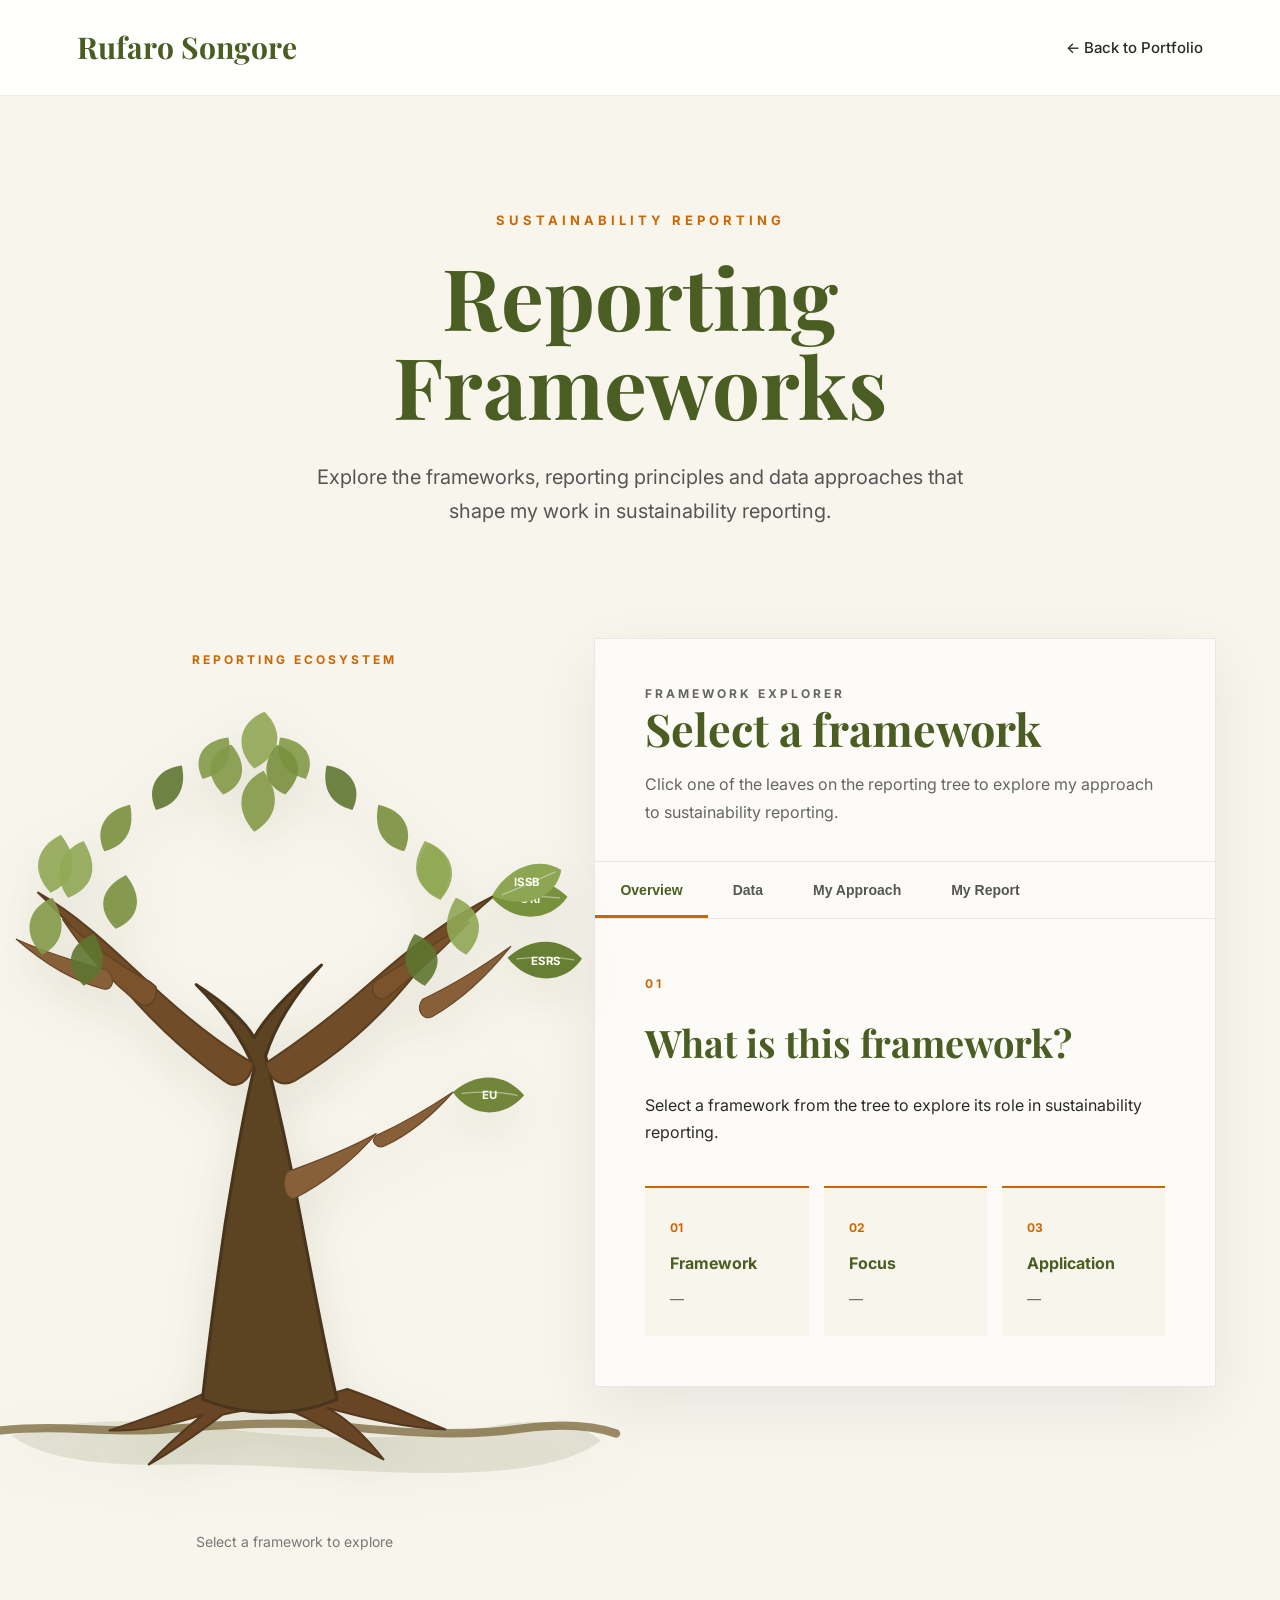
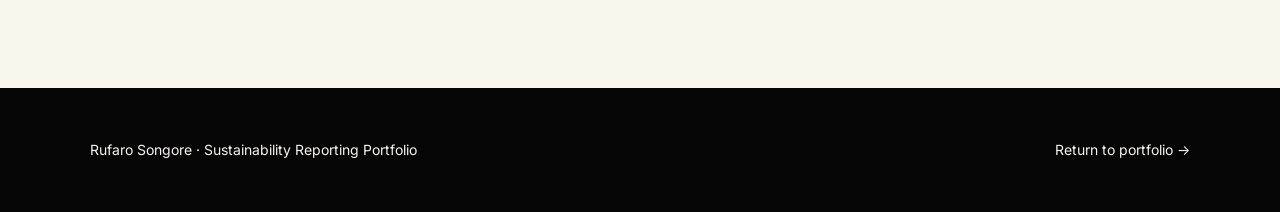
<file: frameworks.html>
<!DOCTYPE html>
<html lang="en">

<head>

    <meta charset="UTF-8">

    <meta name="viewport" content="width=device-width, initial-scale=1.0">

    <title>Reporting Frameworks | Rufaro Songore</title>
    <link rel="icon" type="image/png" href="images/AMP_logo.ico">

    <!-- Google Fonts -->
    <link rel="preconnect" href="https://fonts.googleapis.com">
    <link rel="preconnect" href="https://fonts.gstatic.com" crossorigin>

    <link
        href="https://fonts.googleapis.com/css2?family=Inter:wght@300;400;500;600;700&family=Playfair+Display:wght@500;600;700&display=swap"
        rel="stylesheet"
    >

    <!-- Our new CSS file -->
    <link rel="stylesheet" href="frameworks.css">

</head>


<body>

    <!-- =========================================
         NAVIGATION
         ========================================= -->

    <nav class="framework-nav">

        <div class="nav-name">
            Rufaro Songore
        </div>

        <a href="index.html" class="back-link">
            ← Back to Portfolio
        </a>

    </nav>


    <!-- =========================================
         PAGE INTRODUCTION
         ========================================= -->

    <header class="framework-hero">

        <p class="eyebrow">
            SUSTAINABILITY REPORTING
        </p>

        <h1>
            Reporting Frameworks
        </h1>

        <p class="hero-description">
            Explore the frameworks, reporting principles and data
            approaches that shape my work in sustainability reporting.
        </p>

    </header>


    <!-- =========================================
         MAIN INTERACTIVE AREA
         ========================================= -->

    <main class="reporting-lab">


        <!-- =====================================
             LEFT SIDE — TREE
             ===================================== -->

        <section class="tree-area">

            <p class="tree-label">
                REPORTING ECOSYSTEM
            </p>

           <div class="tree-container">

    <svg class="big-tree"
         viewBox="0 0 600 800"
         xmlns="http://www.w3.org/2000/svg">

        <!-- =========================================
     GROUND SHADOW
     ========================================= -->

<path
    class="tree-ground-shadow"
    d="
        M65 710
        C135 690 215 695 285 705
        C365 715 455 715 535 700
        C585 692 620 700 635 715
        C610 735 560 745 495 746
        C405 748 310 736 220 738
        C150 740 95 732 65 710
        Z
    "
/>


<!-- =========================================
     GROUND LINE
     ========================================= -->

<path
    class="tree-ground"
    d="
        M55 705
        C115 699 160 708 215 704
        C275 699 330 696 385 701
        C450 708 505 711 560 703
        C600 698 630 701 650 708
    "
/>


<!-- =========================================
     ROOT BASE
     ========================================= -->

<path
    class="root-mass"
    d="
        M250 670

        C225 682 195 694 160 705
        C190 706 220 700 250 690

        C228 708 212 723 198 738
        C225 723 248 706 269 690

        C292 684 315 683 340 688

        C367 700 395 718 425 733
        C407 710 389 693 370 683

        C408 693 445 703 485 704
        C450 690 420 675 390 665

        C345 680 295 682 250 670
        Z
    "
/>


<!-- =========================================
     MAIN TRUNK
     ========================================= -->

<path
    class="tree-trunk"
    d="
        M250 675

        C256 620 264 560 272 505
        C280 455 288 405 300 355

        C289 328 271 301 244 274

        C269 290 289 306 300 325

        C311 304 333 282 365 255

        C337 286 320 314 311 343

        C324 395 335 445 345 500
        C356 558 367 619 380 675

        C340 692 293 692 250 675

        Z
    "
/>


<!-- =========================================
     LEFT PRIMARY BRANCH
     ========================================= -->

<path
    class="tree-branch-primary"
    d="
        M299 350

        C264 330 230 302 196 270
        C164 240 130 207 91 185

        C117 209 139 235 161 262
        C194 303 228 336 271 367

        C283 376 296 368 299 350

        Z
    "
/>


<!-- =========================================
     RIGHT PRIMARY BRANCH
     ========================================= -->

<path
    class="tree-branch-primary"
    d="
        M311 350

        C348 326 382 299 415 270
        C450 239 486 211 532 188

        C500 215 472 243 448 273
        C418 309 384 340 339 367

        C326 374 315 366 311 350

        Z
    "
/>


<!-- =========================================
     LEFT SECONDARY BRANCH
     ========================================= -->

<path
    class="tree-branch-secondary"
    d="
        M199 271

        C169 255 142 235 115 211
        C135 241 158 269 189 292

        C199 299 207 287 205 276

        Z
    "
/>


<!-- =========================================
     RIGHT SECONDARY BRANCH
     ========================================= -->

<path
    class="tree-branch-secondary"
    d="
        M416 271

        C447 252 476 234 508 213
        C482 240 458 263 430 285

        C419 293 411 281 416 271

        Z
    "
/>


<!-- =========================================
     LEFT TERTIARY BRANCH
     ========================================= -->

<path
    class="tree-branch-tertiary"
    d="
        M158 260

        C128 252 99 243 70 230
        C94 251 123 270 154 278

        C164 280 166 268 158 260

        Z
    "
/>


<!-- =========================================
     RIGHT TERTIARY BRANCH
     ========================================= -->

<path
    class="tree-branch-tertiary"
    d="
        M463 288

        C493 274 520 257 548 237
        C525 266 500 289 472 305

        C462 309 456 297 463 288

        Z
    "
/>


<!-- =========================================
     ONE TERTIARY BRANCH DIRECTLY FROM TRUNK
     ========================================= -->

<path
    class="tree-branch-tertiary"
    d="
        M332 455

        C360 445 389 434 418 418
        C395 445 366 467 340 480

        C330 484 326 465 332 455

        Z
    "
/>


<!-- =========================================
     SMALL EXTRA BRANCH FOR EU TAXONOMY
     ========================================= -->

<path
    class="tree-branch-tertiary"
    d="
        M418 420

        C444 408 468 394 492 378
        C472 401 451 418 426 430

        C418 433 412 425 418 420

        Z
    "
/>


<!-- =========================================
     BACKGROUND LEAF — LEFT
     ========================================= -->

<g class="background-leaf leaf-light">

    <path
        d="
            M103 185

            C83 164 89 141 113 129

            C132 153 126 175 103 185

            Z
        "
    />

</g>


<!-- =========================================
     BACKGROUND LEAF — LEFT MIDDLE
     ========================================= -->

<g class="background-leaf leaf-medium">

    <path
        d="
            M166 220

            C146 200 152 180 176 168

            C194 191 188 211 166 220

            Z
        "
    />

</g>


<!-- =========================================
     BACKGROUND LEAF — TOP
     ========================================= -->

<g class="background-leaf leaf-soft">

    <path
        d="
            M300 126

            C280 104 285 79 309 67

            C327 91 322 113 300 126

            Z
        "
    />

</g>


<!-- =========================================
     BACKGROUND LEAF — RIGHT
     ========================================= -->

<g class="background-leaf leaf-light">

    <path
        d="
            M480 192

            C499 171 493 147 469 137

            C451 161 457 182 480 192

            Z
        "
    />

</g>


<!-- =========================================
     GRI FRAMEWORK LEAF
     ========================================= -->

<g
    class="framework-leaf leaf-gri"
    data-framework="gri"
>

    <path
        d="
            M530 190

            C553 167 583 169 603 189

            C586 214 551 215 530 190

            Z
        "
    />

    <path
        class="leaf-vein"
        d="
            M540 190
            C560 188 579 188 595 190
        "
    />

    <text
        x="567"
        y="195"
        text-anchor="middle"
    >
        GRI
    </text>

</g>


<!-- =========================================
     ESRS FRAMEWORK LEAF
     ========================================= -->

<g
    class="framework-leaf leaf-esrs"
    data-framework="esrs"
>

    <path
        d="
            M545 248

            C569 226 598 228 617 249

            C600 274 566 275 545 248

            Z
        "
    />

    <path
        class="leaf-vein"
        d="
            M554 249
            C575 247 594 247 609 250
        "
    />

    <text
        x="582"
        y="255"
        text-anchor="middle"
    >
        ESRS
    </text>

</g>


<!-- =========================================
     ISSB FRAMEWORK LEAF
     ========================================= -->

<g
    class="framework-leaf leaf-issb"
    data-framework="issb"
>

    <path
        d="
            M530 188

            C545 161 574 149 597 163

            C592 190 562 202 530 188

            Z
        "
    />

    <path
        class="leaf-vein"
        d="
            M540 187
            C560 179 578 171 591 165
        "
    />

    <text
        x="564"
        y="179"
        text-anchor="middle"
    >
        ISSB
    </text>

</g>


<!-- =========================================
     EU TAXONOMY FRAMEWORK LEAF
     ========================================= -->

<g
    class="framework-leaf leaf-taxonomy"
    data-framework="taxonomy"
>

    <path
        d="
            M492 378

            C516 357 544 360 561 381

            C543 403 511 404 492 378

            Z
        "
    />

    <path
        class="leaf-vein"
        d="
            M501 379
            C521 377 541 378 554 381
        "
    />

    <text
        x="528"
        y="385"
        text-anchor="middle"
    >
        EU
    </text>

</g>


<!-- =========================================
     SPLASH PARTICLES
     ========================================= -->

<g
    class="root-splash"
    id="root-splash"
>

    <circle
        class="splash-particle p1"
        cx="330"
        cy="665"
        r="4"
    />

    <circle
        class="splash-particle p2"
        cx="345"
        cy="670"
        r="3"
    />

    <circle
        class="splash-particle p3"
        cx="360"
        cy="666"
        r="3.5"
    />

    <circle
        class="splash-particle p4"
        cx="375"
        cy="672"
        r="3"
    />

    <circle
        class="splash-particle p5"
        cx="315"
        cy="670"
        r="2.5"
    />

</g>

     <!-- ===================== -->
<!-- ORGANIC BACKGROUND LEAVES -->
<!-- ===================== -->

<g class="background-leaf leaf-light">
    <path d="M120 190
             C105 170 110 145 135 135
             C150 160 145 180 120 190 Z"/>
</g>

<g class="background-leaf leaf-medium">
    <path d="M155 145
             C145 125 155 105 180 100
             C185 125 175 140 155 145 Z"/>
</g>

<g class="background-leaf leaf-dark">
    <path d="M205 105
             C195 85 205 65 230 62
             C235 85 225 100 205 105 Z"/>
</g>

<g class="background-leaf leaf-soft">
    <path d="M250 75
             C240 55 250 38 275 35
             C280 58 270 70 250 75 Z"/>
</g>


<g class="background-leaf leaf-light">
    <path d="M480 190
             C495 170 490 145 465 135
             C450 160 455 180 480 190 Z"/>
</g>

<g class="background-leaf leaf-medium">
    <path d="M445 145
             C455 125 445 105 420 100
             C415 125 425 140 445 145 Z"/>
</g>

<g class="background-leaf leaf-dark">
    <path d="M395 105
             C405 85 395 65 370 62
             C365 85 375 100 395 105 Z"/>
</g>

<g class="background-leaf leaf-soft">
    <path d="M350 75
             C360 55 350 38 325 35
             C320 58 330 70 350 75 Z"/>
</g>


<!-- ===================== -->
<!-- LOWER CANOPY LEAVES -->
<!-- ===================== -->

<g class="background-leaf leaf-soft">
    <path d="M95 245
             C75 225 80 200 105 190
             C120 215 115 235 95 245 Z"/>
</g>

<g class="background-leaf leaf-dark">
    <path d="M135 275
             C115 255 120 235 145 225
             C160 250 155 265 135 275 Z"/>
</g>

<g class="background-leaf leaf-light">
    <path d="M505 245
             C525 225 520 200 495 190
             C480 215 485 235 505 245 Z"/>
</g>

<g class="background-leaf leaf-dark">
    <path d="M465 275
             C485 255 480 235 455 225
             C440 250 445 265 465 275 Z"/>
</g>

<!-- ===================== -->
<!-- TOP CANOPY -->
<!-- ===================== -->

<g class="background-leaf leaf-light">
    <path d="M300 65
             C280 45 285 20 310 10
             C330 30 325 52 300 65 Z"/>
</g>

<g class="background-leaf leaf-soft">
    <path d="M270 90
             C250 70 255 50 278 42
             C295 62 290 82 270 90 Z"/>
</g>

<g class="background-leaf leaf-medium">
    <path d="M330 90
             C350 70 345 50 322 42
             C305 62 310 82 330 90 Z"/>
</g>

    </svg>

</div>


            <p class="tree-instruction">
                Select a framework to explore
            </p>

        </section>



        <!-- =====================================
             RIGHT SIDE — DASHBOARD
             ===================================== -->

        <section class="dashboard-area">


            <!-- Dashboard header -->

            <div class="dashboard-header">

                <p class="dashboard-kicker">
                    FRAMEWORK EXPLORER
                </p>

                <h2 id="framework-title">
                    Select a framework
                </h2>

                <p id="framework-description">
                    Click one of the leaves on the reporting tree
                    to explore my approach to sustainability reporting.
                </p>

            </div>


            <!-- =================================
                 DASHBOARD TABS
                 ================================= -->

            <div
                class="dashboard-tabs"
                id="dashboard-tabs"
            >

                <button
                    class="tab-button active"
                    data-tab="overview"
                >
                    Overview
                </button>

                <button
                    class="tab-button"
                    data-tab="data"
                >
                    Data
                </button>

                <button
                    class="tab-button"
                    data-tab="approach"
                >
                    My Approach
                </button>

                <button
                    class="tab-button"
                    data-tab="report"
                >
                    My Report
                </button>

            </div>


            <!-- =================================
                 DASHBOARD CONTENT
                 ================================= -->

            <div class="dashboard-content">


                <!-- OVERVIEW -->

                <div
                    class="tab-content active"
                    id="overview"
                >

                    <span class="content-number">
                        01
                    </span>

                    <h3>
                        What is this framework?
                    </h3>

                    <p id="overview-text">
                        Select a framework from the tree to
                        explore its role in sustainability reporting.
                    </p>

                    <div class="concept-grid">

                        <div class="concept-card">
                            <span>01</span>
                            <strong>Framework</strong>
                            <p id="concept-one">
                                —
                            </p>
                        </div>

                        <div class="concept-card">
                            <span>02</span>
                            <strong>Focus</strong>
                            <p id="concept-two">
                                —
                            </p>
                        </div>

                        <div class="concept-card">
                            <span>03</span>
                            <strong>Application</strong>
                            <p id="concept-three">
                                —
                            </p>
                        </div>

                    </div>

                </div>



                <!-- DATA -->

                <div
                    class="tab-content"
                    id="data"
                >

                    <span class="content-number">
                        02
                    </span>

                    <h3>
                        Reporting Data
                    </h3>

                    <p>
                        A demonstration of how sustainability
                        information can be translated into
                        decision-useful visualisations.
                    </p>


                    <div class="chart-card">

                        <div class="chart-header">

                            <div>
                                <span>ILLUSTRATIVE DATA</span>

                                <h4>
                                    GHG Emissions
                                </h4>
                            </div>

                            <strong>
                                tCO₂e
                            </strong>

                        </div>


                        <div class="bar-chart">

                            <div class="bar-row">

                                <span>2023</span>

                                <div class="bar-background">
                                    <div
                                        class="bar"
                                        style="width: 90%;"
                                    ></div>
                                </div>

                                <strong>
                                    1,240
                                </strong>

                            </div>


                            <div class="bar-row">

                                <span>2024</span>

                                <div class="bar-background">
                                    <div
                                        class="bar"
                                        style="width: 76%;"
                                    ></div>
                                </div>

                                <strong>
                                    1,080
                                </strong>

                            </div>


                            <div class="bar-row">

                                <span>2025</span>

                                <div class="bar-background">
                                    <div
                                        class="bar"
                                        style="width: 64%;"
                                    ></div>
                                </div>

                                <strong>
                                    920
                                </strong>

                            </div>

                        </div>

                    </div>


                    <div class="data-note">

                        <strong>
                            Reporting consideration
                        </strong>

                        <p>
                            Visualisations can help transform
                            technical sustainability disclosures
                            into information that stakeholders
                            can interpret more easily.
                        </p>

                    </div>

                </div>



                <!-- MY APPROACH -->

                <div
                    class="tab-content"
                    id="approach"
                >

                    <span class="content-number">
                        03
                    </span>

                    <h3>
                        How I Apply It
                    </h3>

                    <p>
                        My approach combines reporting standards,
                        data analysis and visual communication.
                    </p>


                    <div class="process">

                        <div class="process-step">

                            <span>01</span>

                            <div>
                                <h4>
                                    Understand
                                </h4>

                                <p>
                                    Identify the reporting requirements,
                                    stakeholders and material topics.
                                </p>
                            </div>

                        </div>


                        <div class="process-step">

                            <span>02</span>

                            <div>
                                <h4>
                                    Analyse
                                </h4>

                                <p>
                                    Examine the underlying environmental,
                                    social and governance information.
                                </p>
                            </div>

                        </div>


                        <div class="process-step">

                            <span>03</span>

                            <div>
                                <h4>
                                    Communicate
                                </h4>

                                <p>
                                    Translate complex information into
                                    clear and engaging disclosures.
                                </p>

                            </div>

                        </div>

                    </div>

                </div>



                <!-- MY REPORT -->

                <div
                    class="tab-content"
                    id="report"
                >

                    <span class="content-number">
                        04
                    </span>

                    <h3>
                        My Report
                    </h3>

                    <p>
                        Explore the full sustainability report
                        associated with this framework.
                    </p>


                    <div class="report-preview">

                        <div class="report-icon">
                            PDF
                        </div>

                        <div>

                            <h4>
                                Sustainability Report
                            </h4>

                            <p>
                                Illustrative sustainability
                                reporting project.
                            </p>

                        </div>

                    </div>


                    <div class="report-buttons">

                        <a
                            href="reports/GRI_report.pdf"
                            target="_blank"
                            class="report-button primary"
                        >
                            View Report
                        </a>

                        <a
                            href="reports/GRI_report.pdf"
                            download
                            class="report-button secondary"
                        >
                            ↓ Download PDF
                        </a>

                    </div>

                </div>


            </div>

        </section>

    </main>


    <!-- =========================================
         FOOTER
         ========================================= -->

    <footer>

        <p>
            Rufaro Songore · Sustainability Reporting Portfolio
        </p>

        <a href="index.html">
            Return to portfolio →
        </a>

    </footer>


    <!-- Our JavaScript -->
    <script src="frameworks.js"></script>

</body>

</html>
</file>
<file: style.css>
/* =========================================
   01. GLOBAL STYLES & COLOUR PALETTE
========================================= */

:root {
    --paper: #ffffff;
    --background: #f5f5f1;
    --ink: #171916;
    --muted: #686d65;

    --green: #536b45;
    --green-dark: #354b30;
    --sage: #a8b58a;
    --light-sage: #eef1e9;

    --orange: #cc6600;

    --line: #e5e7e1;
    --black: #090a09;

    --font-body: 'Inter', sans-serif;
    --font-heading: 'Playfair Display', serif;

    --sheet-width: 76%;
    --content-width: 84%;
    --transition: 0.3s ease;
}

* {
    margin: 0;
    padding: 0;
    box-sizing: border-box;
}

html {
    scroll-behavior: smooth;
    scroll-padding-top: 90px;
}

body {
    font-family: var(--font-body);
    background-color: #dfe2d9;
    background-image:
        linear-gradient(rgba(20, 25, 18, 0.32), rgba(20, 25, 18, 0.32)),
        url("images/hands_on_tree.jpg");
    background-size: cover;
    background-position: center;
    background-attachment: fixed;
    background-repeat: no-repeat;
    color: var(--ink);
    line-height: 1.7;
    font-size: 15px;
}

img {
    display: block;
    width: 100%;
    height: 100%;
    object-fit: cover;
}

a {
    color: inherit;
    text-decoration: none;
}

button {
    font: inherit;
}

::selection {
    background: var(--sage);
    color: var(--ink);
}


/* =========================================
   02. MAIN WHITE SHEET
========================================= */

main {
    width: var(--sheet-width);
    max-width: 1200px;
    min-width: 320px;
    margin: 0 auto;
    background: var(--paper);
    overflow: hidden;
}


/* =========================================
   03. HEADER & NAVIGATION
========================================= */

.site-header {
    width: var(--sheet-width);
    max-width: 1200px;
    margin: 30px auto 0;
    background: var(--paper);
    position: sticky;
    top: 0;
    z-index: 1000;
    border-bottom: 1px solid var(--line);
}

.main-nav {
    min-height: 82px;
    width: 100%;
    padding: 0 7%;
    display: flex;
    align-items: center;
    justify-content: space-between;
    gap: 30px;
}

.nav-logo {
    font-family: var(--font-heading);
    font-size: 21px;
    font-weight: 600;
    color: var(--ink);
    white-space: nowrap;
}

.nav-links {
    list-style: none;
    display: flex;
    align-items: center;
    gap: 27px;
}

.nav-links a {
    font-size: 11px;
    font-weight: 500;
    letter-spacing: 0.04em;
    color: #555a52;
    transition: color var(--transition);
}

.nav-links a:hover {
    color: var(--green);
}


/* =========================================
   04. HERO SECTION
========================================= */

.hero {
    min-height: 590px;
    display: grid;
    grid-template-columns: 1fr 1fr;
    align-items: center;
    padding: 65px 8%;
    gap: 7%;
    background: var(--paper);
}

.hero-image {
    height: 430px;
    position: relative;
}

.hero-image img {
    position: relative;
    z-index: 2;
    border-radius: 2px;
}

.sage-blob {
    position: absolute;
    width: 190px;
    height: 190px;
    background: var(--light-sage);
    border-radius: 50%;
    top: -35px;
    right: -35px;
    z-index: 1;
}

.hero-content {
    position: relative;
    z-index: 3;
    padding: 20px 0;
}

.hero-tag {
    color: var(--green);
    font-size: 10px;
    font-weight: 600;
    letter-spacing: 0.13em;
    line-height: 1.9;
    text-transform: uppercase;
    margin-bottom: 25px;
}

.hero h1 {
    font-family: var(--font-heading);
    font-size: clamp(42px, 5vw, 67px);
    line-height: 1.13;
    font-weight: 500;
    letter-spacing: -0.035em;
    color: var(--ink);
}

.hero-divider {
    width: 55px;
    height: 3px;
    background: var(--green);
    margin: 30px 0;
}

.hero-actions {
    display: flex;
    align-items: center;
    gap: 28px;
    flex-wrap: wrap;
}

.hero-button {
    display: inline-block;
    background: var(--green);
    color: white;
    padding: 13px 23px;
    font-size: 11px;
    font-weight: 600;
    letter-spacing: 0.04em;
    transition: background var(--transition), transform var(--transition);
}

.hero-button:hover {
    background: var(--green-dark);
    transform: translateY(-2px);
}

.hero-secondary-link {
    color: var(--ink);
    font-size: 11px;
    font-weight: 600;
    border-bottom: 1px solid var(--sage);
    padding-bottom: 4px;
    transition: color var(--transition);
}

.hero-secondary-link:hover {
    color: var(--green);
}


/* =========================================
   05. GENERAL SECTION STYLES
========================================= */

.section {
    padding: 110px 0;
    background: var(--paper);
}

.content {
    width: var(--content-width);
    max-width: 1000px;
    margin: 0 auto;
}

.section-number {
    display: block;
    font-family: var(--font-heading);
    font-size: 67px;
    line-height: 1;
    font-weight: 600;
    color: var(--orange);
    margin-bottom: 17px;
}

.section-label {
    color: var(--green);
    text-transform: uppercase;
    font-size: 10px;
    font-weight: 600;
    letter-spacing: 0.17em;
    margin-bottom: 15px;
}

.section-heading {
    max-width: 650px;
    margin-bottom: 65px;
}

.section-heading h2,
.knowledge-heading h2 {
    font-family: var(--font-heading);
    font-size: clamp(38px, 4vw, 52px);
    line-height: 1.2;
    font-weight: 500;
    color: var(--ink);
    letter-spacing: -0.025em;
}

.section-intro {
    max-width: 570px;
    color: var(--muted);
    font-size: 14px;
    line-height: 1.9;
    margin-top: 20px;
}

.text-link {
    display: inline-block;
    color: var(--green);
    font-size: 12px;
    font-weight: 600;
    border-bottom: 1px solid var(--sage);
    padding-bottom: 5px;
    transition: color var(--transition), border-color var(--transition);
}

.text-link:hover {
    color: var(--green-dark);
    border-color: var(--green-dark);
}


/* =========================================
   06. ABOUT SECTION
========================================= */

.about-section {
    border-top: 1px solid var(--line);
}

.about-grid {
    display: grid;
    grid-template-columns: 0.85fr 1.15fr;
    gap: 12%;
    align-items: center;
}

.about-title h2 {
    font-family: var(--font-heading);
    font-size: clamp(44px, 5vw, 65px);
    line-height: 1.08;
    font-weight: 500;
    color: var(--ink);
    margin-bottom: 30px;
}

.about-photo {
    width: 100%;
    height: 300px;
    overflow: hidden;
    background: var(--light-sage);
}

.about-photo img {
    transition: transform 0.7s ease;
}

.about-photo:hover img {
    transform: scale(1.04);
}

.about-text {
    padding-top: 35px;
}

.about-text p {
    color: var(--muted);
    font-size: 13px;
    line-height: 2;
    margin-bottom: 21px;
}

.about-text .about-lead {
    font-family: var(--font-heading);
    color: var(--ink);
    font-size: 22px;
    line-height: 1.55;
}

.about-text .text-link {
    margin-top: 10px;
}


/* =========================================
   07. PROJECTS SECTION
========================================= */

.projects-section {
    border-top: 1px solid var(--line);
}

.project-category {
    margin-bottom: 85px;
}

.project-category-heading {
    display: grid;
    grid-template-columns: 65px 1fr;
    gap: 22px;
    align-items: start;
    margin-bottom: 30px;
}

.project-category-number {
    font-family: var(--font-heading);
    color: var(--sage);
    font-size: 34px;
    line-height: 1;
}

.project-category-heading h3 {
    font-family: var(--font-heading);
    font-size: 25px;
    line-height: 1.3;
    font-weight: 500;
    color: var(--ink);
    margin-bottom: 9px;
}

.project-category-heading p {
    max-width: 590px;
    font-size: 12px;
    line-height: 1.8;
    color: var(--muted);
}

.project-gallery {
    display: grid;
    grid-template-columns: 1fr 1fr;
    gap: 22px;
    align-items: start;
}

.project-item {
    min-width: 0;
}

.project-image {
    height: 270px;
    overflow: hidden;
    background: var(--light-sage);
}

.project-item-large .project-image {
    height: 350px;
}

.project-item-wide .project-image {
    height: 300px;
}

.project-image img {
    transition: transform 0.65s ease;
}

.project-item:hover .project-image img {
    transform: scale(1.035);
}

.project-caption {
    padding: 15px 0 0;
}

.project-caption span {
    display: block;
    font-size: 9px;
    font-weight: 600;
    letter-spacing: 0.12em;
    text-transform: uppercase;
    color: var(--green);
    margin-bottom: 5px;
}

.project-caption h4 {
    font-family: var(--font-heading);
    font-size: 19px;
    font-weight: 500;
    color: var(--ink);
}

.environmental-gallery {
    grid-template-columns: 1.2fr 0.8fr;
}

.data-gallery {
    grid-template-columns: 0.85fr 1.15fr;
}

.sustainability-gallery {
    grid-template-columns: 1.2fr 0.8fr;
}

.project-visual-strip {
    display: grid;
    grid-template-columns: repeat(3, 1fr);
    gap: 12px;
    margin-top: 15px;
    margin-bottom: 55px;
}

.project-strip-image {
    height: 145px;
    overflow: hidden;
    background: var(--light-sage);
}

.project-strip-image img {
    transition: transform 0.6s ease;
}

.project-strip-image:hover img {
    transform: scale(1.05);
}

.projects-footer {
    padding-top: 25px;
    border-top: 1px solid var(--line);
    display: flex;
    justify-content: space-between;
    align-items: center;
    gap: 20px;
}

.projects-footer p {
    font-size: 12px;
    color: var(--muted);
}


/* =========================================
   08. KNOWLEDGE & METHODS
========================================= */

.knowledge-section {
    background: #f8f9f6;
    border-top: 1px solid var(--line);
}

.knowledge-grid {
    display: grid;
    grid-template-columns: 0.85fr 1.15fr;
    gap: 10%;
}

.knowledge-heading h2 {
    max-width: 360px;
}

.knowledge-content .section-intro {
    margin-top: 0;
    margin-bottom: 35px;
}

.knowledge-topics {
    border-top: 1px solid #dfe3d9;
    margin-bottom: 35px;
}

.knowledge-topic {
    display: grid;
    grid-template-columns: 35px 1fr;
    column-gap: 15px;
    padding: 21px 0;
    border-bottom: 1px solid #dfe3d9;
}

.knowledge-topic span {
    grid-row: span 2;
    font-family: var(--font-heading);
    font-size: 17px;
    color: var(--green);
}

.knowledge-topic h3 {
    font-size: 13px;
    font-weight: 600;
    color: var(--ink);
    margin-bottom: 5px;
}

.knowledge-topic p {
    font-size: 11px;
    line-height: 1.8;
    color: var(--muted);
}


/* =========================================
   09. HOW I WORK
========================================= */

.approach-section {
    border-top: 1px solid var(--line);
}

.approach-section .section-heading {
    margin-bottom: 50px;
}

.approach-grid {
    display: grid;
    grid-template-columns: repeat(4, 1fr);
    gap: 25px;
}

.approach-item {
    padding: 24px 17px;
    border-top: 2px solid var(--sage);
    background: #fafbf9;
    transition: border-color var(--transition), transform var(--transition);
}

.approach-item:hover {
    border-color: var(--green);
    transform: translateY(-4px);
}

.approach-number {
    display: block;
    font-family: var(--font-heading);
    font-size: 27px;
    color: var(--orange);
    margin-bottom: 22px;
}

.approach-item h3 {
    font-family: var(--font-heading);
    font-size: 20px;
    font-weight: 500;
    color: var(--ink);
    margin-bottom: 10px;
}

.approach-item p {
    font-size: 11px;
    line-height: 1.9;
    color: var(--muted);
}


/* =========================================
   10. CONTACT SECTION
========================================= */

.contact-section {
    width: 100%;
    background: var(--black);
    color: white;
    padding: 100px 0 110px;
}

.contact-content {
    color: white;
}

.contact-section .section-number {
    color: var(--orange);
}

.contact-section .section-label {
    color: var(--sage);
}

.contact-section h2 {
    font-family: var(--font-heading);
    font-size: clamp(43px, 5vw, 62px);
    line-height: 1.15;
    font-weight: 500;
    color: white;
    margin-bottom: 22px;
}

.contact-intro {
    max-width: 500px;
    color: #c4c8c0;
    font-size: 13px;
    line-height: 1.9;
    margin-bottom: 40px;
}

.contact-links {
    display: flex;
    flex-direction: column;
    align-items: flex-start;
    gap: 17px;
}

.contact-links a {
    color: white;
    font-size: 13px;
    border-bottom: 1px solid #626c5c;
    padding-bottom: 5px;
    transition: color var(--transition), border-color var(--transition);
}

.contact-links a:hover {
    color: var(--sage);
    border-color: var(--sage);
}


/* =========================================
   11. FOOTER
========================================= */

.site-footer {
    width: var(--sheet-width);
    max-width: 1200px;
    margin: 0 auto 30px;
    background: var(--paper);
    border-top: 1px solid var(--line);
}

.footer-content {
    width: 84%;
    min-height: 100px;
    margin: 0 auto;
    display: flex;
    align-items: center;
    justify-content: space-between;
    gap: 20px;
}

.footer-content p:first-child {
    font-family: var(--font-heading);
    font-size: 16px;
    font-weight: 600;
    color: var(--ink);
}

.footer-content p:nth-child(2) {
    color: var(--muted);
    font-size: 10px;
}

.footer-content a {
    color: var(--green);
    font-size: 11px;
    font-weight: 600;
    transition: color var(--transition);
}

.footer-content a:hover {
    color: var(--green-dark);
}


/* =========================================
   12. TABLET RESPONSIVENESS
========================================= */

@media (max-width: 1050px) {

    :root {
        --sheet-width: 88%;
        --content-width: 84%;
    }

    .main-nav {
        padding: 0 5%;
    }

    .nav-links {
        gap: 17px;
    }

    .nav-links a {
        font-size: 10px;
    }

    .hero {
        padding: 55px 7%;
        gap: 6%;
    }

    .hero-image {
        height: 360px;
    }

    .section {
        padding: 85px 0;
    }

    .about-grid,
    .knowledge-grid {
        gap: 8%;
    }

    .approach-grid {
        grid-template-columns: repeat(2, 1fr);
    }
}


/* =========================================
   13. MOBILE RESPONSIVENESS
========================================= */

@media (max-width: 700px) {

    :root {
        --sheet-width: 94%;
        --content-width: 86%;
    }

    body {
        background-attachment: scroll;
    }

    .site-header {
        margin-top: 12px;
    }

    .main-nav {
        min-height: auto;
        padding: 19px 7%;
        flex-direction: column;
        gap: 16px;
    }

    .nav-logo {
        font-size: 20px;
    }

    .nav-links {
        width: 100%;
        justify-content: center;
        flex-wrap: wrap;
        gap: 12px 18px;
    }

    .nav-links a {
        font-size: 10px;
    }

    .hero {
        grid-template-columns: 1fr;
        padding: 45px 8% 65px;
        gap: 35px;
    }

    .hero-image {
        height: 300px;
        order: 1;
    }

    .hero-content {
        order: 2;
    }

    .hero h1 {
        font-size: clamp(42px, 10vw, 57px);
    }

    .sage-blob {
        width: 120px;
        height: 120px;
        right: -15px;
        top: -20px;
    }

    .section {
        padding: 75px 0;
    }

    .section-number {
        font-size: 55px;
    }

    .section-heading {
        margin-bottom: 45px;
    }

    .about-grid,
    .knowledge-grid {
        grid-template-columns: 1fr;
        gap: 35px;
    }

    .about-title h2 {
        font-size: 52px;
    }

    .about-photo {
        max-width: 360px;
        height: 280px;
    }

    .about-text {
        padding-top: 0;
    }

    .project-category {
        margin-bottom: 65px;
    }

    .project-category-heading {
        grid-template-columns: 42px 1fr;
        gap: 14px;
    }

    .project-category-heading h3 {
        font-size: 21px;
    }

    .project-gallery,
    .environmental-gallery,
    .data-gallery,
    .sustainability-gallery {
        grid-template-columns: 1fr;
        gap: 28px;
    }

    .project-item-large .project-image,
    .project-item-wide .project-image,
    .project-image {
        height: 260px;
    }

    .project-visual-strip {
        grid-template-columns: 1fr 1fr;
    }

    .project-strip-image {
        height: 125px;
    }

    .projects-footer {
        flex-direction: column;
        align-items: flex-start;
    }

    .knowledge-heading h2 {
        max-width: 100%;
    }

    .approach-grid {
        grid-template-columns: 1fr 1fr;
        gap: 14px;
    }

    .approach-item {
        padding: 20px 14px;
    }

    .contact-section {
        padding: 75px 0 85px;
    }

    .footer-content {
        padding: 25px 0;
        flex-direction: column;
        align-items: flex-start;
        justify-content: center;
        gap: 8px;
    }
}


/* =========================================
   14. SMALL MOBILE SCREENS
========================================= */

@media (max-width: 420px) {

    :root {
        --sheet-width: 96%;
        --content-width: 86%;
    }

    .nav-links {
        gap: 10px 13px;
    }

    .nav-links a {
        font-size: 9px;
    }

    .hero-image {
        height: 240px;
    }

    .hero-tag {
        font-size: 9px;
    }

    .hero-actions {
        gap: 17px;
    }

    .approach-grid {
        grid-template-columns: 1fr;
    }

    .project-visual-strip {
        grid-template-columns: 1fr 1fr;
    }
}


/* =========================================
   15. ENVIRONMENTAL MAPPING PROJECT LINK
========================================= */

.project-card-link {
    display: block;
    height: 100%;
}

.project-card-link .project-caption h4 {
    transition: color var(--transition);
}

.project-card-link:hover .project-caption h4 {
    color: var(--green);
}

.project-card-cta {
    display: inline-block;
    margin-top: 13px;
    color: var(--green);
    font-size: 10px;
    font-weight: 600;
    letter-spacing: 0.04em;
    text-transform: none;
    border-bottom: 1px solid var(--sage);
    padding-bottom: 4px;
}
</file>
<file: company.css>
* {
    box-sizing: border-box;
}

html {
    scroll-behavior: smooth;
}

body {
    margin: 0;
    font-family: 'Inter', sans-serif;
    background: #F8F5ED;
    color: #292A24;
    line-height: 1.7;
}

button,
a {
    font-family: inherit;
}


/* =========================================
   NAV
   ========================================= */

.company-nav {
    position: sticky;
    top: 0;
    z-index: 100;

    display: flex;
    justify-content: space-between;
    align-items: center;

    padding: 21px 6%;

    background: rgba(255,255,255,0.95);

    border-bottom: 1px solid rgba(0,0,0,0.08);
}

.nav-name {
    font-family: 'Playfair Display', serif;
    color: #4A5D23;
    font-size: 29px;
    font-weight: 700;
}

.company-nav-links {
    display: flex;
    gap: 25px;
}

.company-nav-links a {
    color: #33342E;
    text-decoration: none;
    font-size: 13px;
}

.company-nav-links a:hover {
    color: #CC6600;
}


/* =========================================
   COMPANY HEADER
   ========================================= */

.company-header {
    max-width: 1400px;
    margin: auto;
    padding: 90px 6% 55px;

    display: flex;
    justify-content: space-between;
    align-items: end;
    gap: 50px;
}

.eyebrow,
.section-label,
.claim-label,
.sidebar-label {
    color: #CC6600;
    font-size: 11px;
    font-weight: 700;
    letter-spacing: 2.5px;
}

.company-name-wrapper {
    position: relative;
    width: fit-content;
}

.company-name-trigger {
    margin: 12px 0 15px;

    font-family: 'Playfair Display', serif;
    color: #4A5D23;

    font-size: clamp(55px, 7vw, 96px);
    line-height: 0.98;

    cursor: help;
}

.company-description {
    max-width: 650px;
    margin: 0;

    color: #6B6B62;
    font-size: 17px;
}

.reporting-year {
    min-width: 160px;
    padding-bottom: 8px;
}

.reporting-year span {
    display: block;
    margin-bottom: 5px;

    color: #8A8A80;

    font-size: 10px;
    font-weight: 700;
    letter-spacing: 2px;
}

.reporting-year strong {
    color: #4A5D23;
    font-size: 19px;
}


/* =========================================
   TOOLTIP
   ========================================= */

.company-tooltip {
    position: absolute;

    width: 330px;

    left: 0;
    top: calc(100% + 5px);

    padding: 20px;

    background: #FFFFFF;

    border: 1px solid rgba(74,93,35,0.16);

    box-shadow:
        0 20px 50px rgba(40,40,30,0.13);

    opacity: 0;
    visibility: hidden;

    transform: translateY(8px);

    transition:
        opacity 0.25s ease,
        transform 0.25s ease,
        visibility 0.25s ease;

    z-index: 50;
}

.company-name-wrapper:hover .company-tooltip {
    opacity: 1;
    visibility: visible;
    transform: translateY(0);
}

.company-tooltip strong {
    color: #4A5D23;
    font-size: 13px;
}

.company-tooltip p {
    margin: 9px 0 0;

    color: #6B6B62;
    font-size: 12px;
}


/* =========================================
   NOTICE
   ========================================= */

.illustrative-notice {
    max-width: 1280px;
    margin: 0 auto 45px;

    padding: 20px 24px;

    display: flex;
    gap: 18px;
    align-items: flex-start;

    background: #F0E8D6;

    border-left: 4px solid #CC6600;
}

.notice-symbol {
    display: flex;

    width: 26px;
    height: 26px;

    justify-content: center;
    align-items: center;

    flex-shrink: 0;

    border-radius: 50%;

    background: #CC6600;
    color: white;

    font-size: 13px;
    font-weight: 700;
}

.illustrative-notice strong {
    color: #4A5D23;
    font-size: 13px;
}

.illustrative-notice p {
    margin: 3px 0 0;

    color: #6B675E;

    font-size: 12px;
}


/* =========================================
   DASHBOARD
   ========================================= */

.company-dashboard {
    max-width: 1450px;
    margin: auto;
    padding: 0 5% 120px;

    display: grid;

    grid-template-columns: 210px minmax(0, 1fr);

    gap: 60px;
}

.company-sidebar {
    padding-top: 15px;
}

.company-topic-button {
    width: 100%;

    padding: 16px 6px;

    display: flex;
    gap: 11px;
    align-items: center;

    border: 0;
    border-bottom: 1px solid rgba(43,43,38,0.12);

    background: transparent;

    color: #74746A;

    text-align: left;

    cursor: pointer;

    transition:
        color 0.25s ease,
        padding 0.25s ease;
}

.company-topic-button span {
    width: 23px;
    color: #A0A095;
    font-size: 10px;
}

.company-topic-button:hover {
    color: #4A5D23;
    padding-left: 12px;
}

.company-topic-button.active {
    color: #4A5D23;
    font-weight: 700;
    padding-left: 12px;
}

.company-topic-button.active span {
    color: #CC6600;
}

.sidebar-note {
    margin-top: 30px;

    padding: 15px;

    background: #ECE8DD;
}

.sidebar-note strong {
    color: #77776D;
    font-size: 10px;
    letter-spacing: 1.5px;
    text-transform: uppercase;
}

.sidebar-note p {
    margin: 5px 0 0;

    color: #4A5D23;

    font-size: 12px;
    font-weight: 600;
}


/* =========================================
   SECTION HEADING
   ========================================= */

.section-heading {
    display: flex;
    justify-content: space-between;
    align-items: end;

    gap: 30px;

    padding-bottom: 25px;

    border-bottom: 1px solid rgba(43,43,38,0.12);
}

.section-label {
    margin: 0 0 7px;
}

.section-heading h2 {
    margin: 0;

    font-family: 'Playfair Display', serif;

    color: #4A5D23;

    font-size: clamp(38px, 5vw, 66px);

    line-height: 1;
}

.section-status {
    padding: 7px 10px;

    background: #E8E1D2;

    color: #777065;

    font-size: 9px;
    font-weight: 700;
    letter-spacing: 1px;

    white-space: nowrap;
}

.section-intro {
    max-width: 760px;

    margin: 25px 0 40px;

    color: #65655C;

    font-size: 16px;
}


/* =========================================
   PANELS
   ========================================= */

.company-section-panel {
    display: none;
}

.company-section-panel.active {
    display: block;
}

.placeholder-panel {
    padding: 60px;

    background: #EFEBE1;

    border: 1px solid rgba(43,43,38,0.08);
}

.panel-number {
    margin: 0 0 10px;

    color: #CC6600;

    font-size: 11px;
    font-weight: 700;
}

.placeholder-panel h3 {
    margin: 0 0 15px;

    font-family: 'Playfair Display', serif;

    color: #4A5D23;

    font-size: 35px;
}

.placeholder-panel p:last-child {
    max-width: 650px;

    margin: 0;

    color: #696960;
}


/* =========================================
   PEOPLE IMAGE
   ========================================= */

.people-image-wrapper {
    width: 100%;
    margin-bottom: 40px;
}

.image-placeholder {
    min-height: 480px;

    position: relative;

    overflow: hidden;

    background:
        linear-gradient(
            120deg,
            #D7D0C1,
            #B5AE9F 45%,
            #7D806D
        );
}

.image-placeholder::before {
    content: "";

    position: absolute;

    width: 210px;
    height: 390px;

    left: 24%;
    bottom: -35px;

    background:
        linear-gradient(
            90deg,
            #2F2925,
            #765D4D 45%,
            #3A2D28
        );

    border-radius:
        46% 46% 20% 20%;

    opacity: 0.9;
}

.image-placeholder::after {
    content: "";

    position: absolute;

    width: 190px;
    height: 370px;

    right: 22%;
    bottom: -30px;

    background:
        linear-gradient(
            90deg,
            #D8D5CE,
            #FFFFFF 50%,
            #BFC0B9
        );

    border-radius:
        45% 45% 15% 15%;

    opacity: 0.95;
}

.placeholder-text {
    position: absolute;

    z-index: 5;

    left: 35px;
    top: 30px;

    display: flex;
    flex-direction: column;

    color: rgba(255,255,255,0.88);
}

.placeholder-text span {
    font-size: 9px;
    letter-spacing: 2px;
    font-weight: 700;
}

.placeholder-text strong {
    font-family: 'Playfair Display', serif;
    font-size: 34px;
    line-height: 1.1;
    max-width: 300px;
}

.placeholder-text small {
    margin-top: 12px;
    font-size: 10px;
    opacity: 0.8;
}


/* =========================================
   CLAIM
   ========================================= */

.claim-introduction {
    max-width: 900px;
    margin-bottom: 45px;
}

.claim-label {
    margin: 0 0 12px;
}

.claim-introduction h3 {
    margin: 0 0 18px;

    font-family: 'Playfair Display', serif;

    color: #4A5D23;

    font-size: clamp(30px, 4vw, 49px);

    line-height: 1.15;
}

.claim-introduction p {
    margin: 0;

    color: #67675E;

    font-size: 15px;
}


/* =========================================
   METRICS
   ========================================= */

.people-metrics {
    display: grid;

    grid-template-columns:
        repeat(4, 1fr);

    gap: 12px;

    margin-bottom: 70px;
}

.metric-card {
    min-height: 175px;

    padding: 22px;

    background: #EFEBE1;

    border-top: 3px solid #4A5D23;
}

.metric-card span {
    display: block;

    color: #87877D;

    font-size: 9px;
    font-weight: 700;
    letter-spacing: 1.5px;
}

.metric-card strong {
    display: block;

    margin-top: 22px;

    color: #4A5D23;

    font-family: 'Playfair Display', serif;

    font-size: 43px;

    line-height: 1;
}

.metric-card p {
    margin: 8px 0 0;

    color: #74746B;

    font-size: 11px;
}


/* =========================================
   LANGUAGE
   ========================================= */

.language-section {
    margin-bottom: 75px;
}

.language-heading {
    margin-bottom: 25px;
}

.language-heading h3 {
    margin: 0;

    color: #4A5D23;

    font-family: 'Playfair Display', serif;

    font-size: 37px;
}

.language-grid {
    display: grid;

    grid-template-columns: repeat(2, 1fr);

    gap: 10px;
}

.language-card {
    padding: 25px;

    background: #FFFFFF;

    border: 1px solid rgba(43,43,38,0.10);

    display: flex;
    align-items: center;
    gap: 18px;
}

.language-card span {
    color: #CC6600;
    font-size: 10px;
}

.language-card strong {
    color: #56574F;
    font-size: 14px;
}


/* =========================================
   TRANSPARENCY
   ========================================= */

.transparency-section {
    padding: 45px;

    background: #EAE5D9;

    margin-bottom: 70px;
}

.transparency-header {
    display: grid;

    grid-template-columns: 1fr 0.8fr;

    gap: 50px;

    margin-bottom: 35px;
}

.transparency-header h3 {
    margin: 0;

    font-family: 'Playfair Display', serif;

    color: #4A5D23;

    font-size: 36px;

    line-height: 1.1;
}

.transparency-header > p {
    margin: 20px 0 0;

    color: #77766C;

    font-size: 13px;
}

.transparency-list {
    border-top: 1px solid rgba(43,43,38,0.13);
}

.transparency-item {
    padding: 20px 0;

    border-bottom: 1px solid rgba(43,43,38,0.13);

    display: grid;

    grid-template-columns: 190px 1fr;

    gap: 30px;
}

.transparency-item > div {
    display: flex;
    gap: 13px;
}

.transparency-item span {
    color: #CC6600;
    font-size: 10px;
}

.transparency-item strong {
    color: #4A5D23;
    font-size: 13px;
}

.transparency-item p {
    margin: 0;

    color: #6C6B62;

    font-size: 12px;
}


/* =========================================
   BETTER DISCLOSURE
   ========================================= */

.better-disclosure {
    padding: 45px;

    background: #4A5D23;

    color: white;
}

.better-disclosure .claim-label {
    color: #D8A366;
}

.better-disclosure h3 {
    max-width: 700px;

    margin: 0 0 35px;

    font-family: 'Playfair Display', serif;

    font-size: 37px;

    line-height: 1.15;

    font-weight: 500;
}

.clear-disclosure-card {
    padding: 25px;

    background: rgba(255,255,255,0.09);

    display: grid;

    grid-template-columns:
        100px
        45px
        100px
        1fr;

    gap: 15px;

    align-items: center;
}

.clear-number {
    font-family: 'Playfair Display', serif;

    font-size: 45px;

    color: #FFFFFF;
}

.clear-arrow {
    font-size: 25px;
    color: #D8A366;
}

.clear-detail strong {
    font-size: 13px;
}

.clear-detail p {
    margin: 5px 0 0;

    color: rgba(255,255,255,0.70);

    font-size: 11px;
}

.disclosure-note {
    max-width: 750px;

    margin: 25px 0 0;

    color: rgba(255,255,255,0.72);

    font-size: 12px;
}


/* =========================================
   FOOTER
   ========================================= */

footer {
    padding: 30px 6%;

    border-top: 1px solid rgba(43,43,38,0.10);

    display: flex;
    justify-content: space-between;

    color: #77776D;

    font-size: 11px;
}

footer p {
    margin: 0;
}

footer a {
    color: #4A5D23;
    text-decoration: none;
}


/* =========================================
   RESPONSIVE
   ========================================= */

@media (max-width: 1000px) {

    .company-dashboard {
        grid-template-columns: 1fr;
        gap: 35px;
    }

    .company-sidebar {
        display: grid;
        grid-template-columns: repeat(5, 1fr);
        gap: 5px;
    }

    .sidebar-label,
    .sidebar-note {
        display: none;
    }

    .company-topic-button {
        border-bottom: 2px solid rgba(43,43,38,0.10);
    }

    .people-metrics {
        grid-template-columns: repeat(2, 1fr);
    }

}

@media (max-width: 750px) {

    .company-header {
        flex-direction: column;
        align-items: flex-start;
    }

    .company-tooltip {
        width: min(330px, 85vw);
    }

    .section-heading {
        flex-direction: column;
        align-items: flex-start;
    }

    .company-sidebar {
        grid-template-columns: 1fr 1fr;
    }

    .language-grid {
        grid-template-columns: 1fr;
    }

    .transparency-header {
        grid-template-columns: 1fr;
        gap: 10px;
    }

    .transparency-section,
    .better-disclosure {
        padding: 30px;
    }

    .transparency-item {
        grid-template-columns: 1fr;
        gap: 8px;
    }

    .clear-disclosure-card {
        grid-template-columns:
            80px
            30px
            80px
            1fr;
    }

}

@media (max-width: 520px) {

    .company-nav-links {
        gap: 12px;
    }

    .company-nav-links a {
        font-size: 11px;
    }

    .company-name-trigger {
        font-size: 52px;
    }

    .people-metrics {
        grid-template-columns: 1fr;
    }

    .image-placeholder {
        min-height: 370px;
    }

    .image-placeholder::before {
        left: 10%;
        width: 150px;
    }

    .image-placeholder::after {
        right: 8%;
        width: 145px;
    }

    .clear-disclosure-card {
        grid-template-columns: 1fr 25px 1fr;
    }

    .clear-detail {
        grid-column: 1 / -1;
    }

    footer {
        flex-direction: column;
        gap: 10px;
    }

}
</file>
<file: environmental-mapping.css>
/* =========================================
   ENVIRONMENTAL MAPPING PAGE
   Uses the shared portfolio palette and fonts
========================================= */

.environment-main {
    width: var(--sheet-width);
    max-width: 1200px;
    min-width: 320px;
    margin: 0 auto;
    background: var(--paper);
    overflow: hidden;
}

.environment-content {
    width: var(--content-width);
    max-width: 1000px;
    margin: 0 auto;
}

.environment-hero {
    padding: 78px 0 75px;
    background: var(--paper);
}

.back-link {
    display: inline-block;
    margin-bottom: 42px;
    color: var(--green);
    font-size: 11px;
    font-weight: 600;
    border-bottom: 1px solid var(--sage);
    padding-bottom: 5px;
}

.environment-hero h1 {
    max-width: 790px;
    margin-top: 10px;
    font-family: var(--font-heading);
    font-size: clamp(43px, 5.5vw, 72px);
    line-height: 1.08;
    letter-spacing: -0.04em;
    font-weight: 500;
    color: var(--ink);
}

.environment-hero h1 em {
    color: var(--green);
    font-weight: 500;
}

.environment-divider {
    width: 58px;
    height: 3px;
    margin: 30px 0 27px;
    background: var(--green);
}

.intro-copy {
    max-width: 760px;
}

.intro-copy p,
.map-copy p,
.reflection-copy p {
    color: var(--muted);
    font-size: 13px;
    line-height: 2;
    margin-bottom: 19px;
}

.intro-copy .intro-lead {
    max-width: 700px;
    margin-bottom: 22px;
    color: var(--ink);
    font-family: var(--font-heading);
    font-size: 23px;
    line-height: 1.55;
}

.environment-facts {
    display: flex;
    flex-wrap: wrap;
    gap: 0;
    margin-top: 42px;
    border-top: 1px solid var(--line);
    border-bottom: 1px solid var(--line);
}

.environment-facts div {
    min-width: 150px;
    padding: 17px 30px 17px 0;
    margin-right: 30px;
    display: flex;
    flex-direction: column;
}

.environment-facts strong {
    color: var(--green);
    font-family: var(--font-heading);
    font-size: 23px;
    font-weight: 600;
    line-height: 1.2;
}

.environment-facts span {
    margin-top: 4px;
    color: var(--muted);
    font-size: 10px;
    letter-spacing: 0.04em;
}

.map-index-section {
    padding: 66px 0 72px;
    background: #f8f9f6;
    border-top: 1px solid var(--line);
    border-bottom: 1px solid var(--line);
}

.map-index-section h2,
.map-heading h2,
.reflection-grid h2 {
    color: var(--ink);
    font-family: var(--font-heading);
    font-size: clamp(30px, 3.6vw, 43px);
    font-weight: 500;
    line-height: 1.2;
    letter-spacing: -0.025em;
}

.index-intro {
    max-width: 590px;
    margin-top: 13px;
    color: var(--muted);
    font-size: 12px;
    line-height: 1.9;
}

.map-index {
    display: grid;
    grid-template-columns: 1fr 1fr;
    gap: 0 30px;
    margin-top: 30px;
    border-top: 1px solid #dfe3d9;
}

.map-index a {
    display: flex;
    align-items: center;
    gap: 15px;
    min-height: 58px;
    padding: 12px 0;
    border-bottom: 1px solid #dfe3d9;
    color: var(--ink);
    font-size: 11px;
    font-weight: 500;
    transition: color var(--transition), padding-left var(--transition);
}

.map-index a:hover {
    color: var(--green);
    padding-left: 5px;
}

.map-index a span {
    color: var(--orange);
    font-family: var(--font-heading);
    font-size: 19px;
}

.map-project {
    padding: 83px 0 88px;
    background: var(--paper);
    border-bottom: 1px solid var(--line);
    scroll-margin-top: 110px;
}

.map-project-alt {
    background: #fbfcfa;
}

.map-heading {
    display: grid;
    grid-template-columns: 65px 1fr;
    gap: 22px;
    align-items: start;
    margin-bottom: 31px;
}

.map-number {
    color: var(--orange);
    font-family: var(--font-heading);
    font-size: 53px;
    line-height: 1;
    font-weight: 600;
}

.map-heading .section-label {
    margin-bottom: 11px;
}

.map-heading h2 {
    max-width: 760px;
}

.map-meta {
    margin-top: 13px;
    color: var(--muted);
    font-size: 10px;
    letter-spacing: 0.04em;
}

.map-meta span {
    padding: 0 7px;
    color: var(--sage);
}

.map-figure {
    margin: 0 0 31px;
}

.map-placeholder {
    min-height: 350px;
    width: 100%;
    padding: 35px;
    display: flex;
    flex-direction: column;
    align-items: center;
    justify-content: center;
    text-align: center;
    background:
        linear-gradient(135deg, rgba(168,181,138,0.13), rgba(238,241,233,0.8)),
        repeating-linear-gradient(
            0deg,
            transparent,
            transparent 39px,
            rgba(83,107,69,0.07) 40px
        ),
        repeating-linear-gradient(
            90deg,
            transparent,
            transparent 39px,
            rgba(83,107,69,0.07) 40px
        );
    border: 1px solid #e1e6dc;
}

.map-placeholder > span {
    color: var(--orange);
    font-family: var(--font-heading);
    font-size: 46px;
    line-height: 1;
}

.map-placeholder p {
    margin: 13px 0 5px;
    color: var(--green-dark);
    font-family: var(--font-heading);
    font-size: 20px;
}

.map-placeholder small {
    color: var(--muted);
    font-size: 10px;
}

.map-image {
    display: block;
    width: 100%;
    height: auto;
    max-height: 760px;
    object-fit: contain;
    background: #f7f8f5;
    border: 1px solid var(--line);
}

.map-figure figcaption {
    max-width: 850px;
    padding: 12px 0 0;
    color: var(--muted);
    font-size: 10px;
    line-height: 1.7;
    font-style: italic;
}

.map-copy {
    max-width: 790px;
}

.map-copy p:last-child,
.reflection-copy p:last-child {
    margin-bottom: 0;
}

.reflection-section {
    padding: 88px 0 95px;
    background: #f4f6f1;
    border-top: 1px solid var(--line);
    scroll-margin-top: 110px;
}

.reflection-grid {
    display: grid;
    grid-template-columns: 0.85fr 1.15fr;
    gap: 9%;
    align-items: start;
}

.reflection-grid h2 {
    max-width: 390px;
    margin-top: 12px;
}

.reflection-copy {
    padding-top: 5px;
}

.environment-end {
    padding: 35px 0;
    background: var(--green-dark);
    color: white;
}

.environment-end .environment-content {
    display: flex;
    align-items: center;
    justify-content: space-between;
    gap: 20px;
}

.environment-end p {
    font-family: var(--font-heading);
    font-size: 17px;
}

.environment-end a {
    color: white;
    font-size: 10px;
    font-weight: 600;
    border-bottom: 1px solid var(--sage);
    padding-bottom: 4px;
}

.environment-end a:hover {
    color: var(--sage);
}

@media (max-width: 1050px) {
    .environment-hero {
        padding: 65px 0;
    }

    .map-project {
        padding: 72px 0;
    }

    .map-placeholder {
        min-height: 300px;
    }
}

@media (max-width: 700px) {
    .environment-hero {
        padding: 48px 0 55px;
    }

    .back-link {
        margin-bottom: 30px;
    }

    .environment-hero h1 {
        font-size: clamp(39px, 10vw, 55px);
    }

    .intro-copy .intro-lead {
        font-size: 20px;
    }

    .environment-facts div {
        min-width: 110px;
        margin-right: 15px;
        padding-right: 15px;
    }

    .map-index-section {
        padding: 55px 0;
    }

    .map-index {
        grid-template-columns: 1fr;
    }

    .map-project {
        padding: 61px 0 66px;
    }

    .map-heading {
        grid-template-columns: 43px 1fr;
        gap: 13px;
    }

    .map-number {
        font-size: 38px;
    }

    .map-heading h2 {
        font-size: 29px;
    }

    .map-placeholder {
        min-height: 230px;
        padding: 22px;
    }

    .reflection-grid {
        grid-template-columns: 1fr;
        gap: 30px;
    }

    .reflection-grid h2 {
        max-width: 100%;
    }

    .environment-end .environment-content {
        align-items: flex-start;
        flex-direction: column;
    }
}

@media (max-width: 420px) {
    .environment-facts {
        display: grid;
        grid-template-columns: 1fr 1fr;
    }

    .environment-facts div {
        min-width: 0;
        margin: 0;
        padding: 15px 8px 15px 0;
    }

    .map-heading {
        grid-template-columns: 36px 1fr;
        gap: 10px;
    }

    .map-number {
        font-size: 32px;
    }

    .map-heading h2 {
        font-size: 25px;
    }
}
</file>
<file: frameworks.css>
/* =========================================
   BASIC SETUP
   ========================================= */

* {
    box-sizing: border-box;
}

html {
    scroll-behavior: smooth;
}

body {
    margin: 0;

    font-family: 'Inter', sans-serif;

    background: #F8F5ED;

    color: #2B2B26;

    line-height: 1.7;
}
.framework-layout {
    max-width: 1500px;
    margin: 0 auto;

    padding: 60px 5% 100px;

    display: grid;

    grid-template-columns:
        minmax(500px, 1fr)
        minmax(420px, 0.8fr);

    gap: 70px;

    align-items: center;
}

/* =========================================
   NAVIGATION
   ========================================= */

.framework-nav {
    display: flex;

    justify-content: space-between;

    align-items: center;

    padding: 22px 6%;

    background: rgba(255,255,255,0.92);

    border-bottom: 1px solid rgba(0,0,0,0.08);

    position: sticky;

    top: 0;

    z-index: 100;
}

.nav-name {
    font-family: 'Playfair Display', serif;

    font-size: 30px;

    font-weight: 700;

    color: #4A5D23;
}

.back-link {
    color: #2B2B26;

    text-decoration: none;

    font-size: 15px;

    font-weight: 500;

    transition: 0.3s;
}

.back-link:hover {
    color: #CC6600;
}


/* =========================================
   HERO
   ========================================= */

.framework-hero {
    max-width: 1000px;

    margin: auto;

    padding: 100px 8% 70px;

    text-align: center;
}

.eyebrow {
    color: #CC6600;

    font-size: 13px;

    font-weight: 700;

    letter-spacing: 4px;

    margin-bottom: 20px;
}

.framework-hero h1 {
    font-family: 'Playfair Display', serif;

    font-size: clamp(50px, 7vw, 85px);

    line-height: 1.05;

    color: #4A5D23;

    margin: 0 0 30px;
}

.hero-description {
    max-width: 700px;

    margin: auto;

    font-size: 20px;

    color: #555;
}


/* =========================================
   MAIN REPORTING LAB
   ========================================= */

.reporting-lab {
    max-width: 1400px;

    margin: auto;

    padding: 40px 5% 120px;

    display: grid;

    grid-template-columns: 1fr 1.35fr;

    gap: 70px;

    align-items: start;
}


/* =========================================
   TREE AREA
   ========================================= */

.tree-area {
    position: sticky;
    top: 110px;
    text-align: center;
}

.tree-label {
    color: #CC6600;
    font-size: 12px;
    font-weight: 700;
    letter-spacing: 3px;
    margin-bottom: 20px;
}
/* =========================================
   TREE — ORGANIC ILLUSTRATION
   ========================================= */

.tree-container {
    width: calc(100% + 160px);

    max-width: 800px;

    height: 850px;

    margin-left: -120px;

    display: flex;

    justify-content: center;

    align-items: center;

    position: relative;

    overflow: visible;
}


/* =========================================
   SVG TREE
   ========================================= */

.big-tree {
    width: 100%;
    max-width: 800px;
    height: 850px;

    overflow: visible;

    filter:
        drop-shadow(0 18px 25px rgba(74, 93, 35, 0.12));

    /*
       We are NOT moving the entire tree anymore.
       The movement will happen subtly on the leaves.
    */
}


/* =========================================
   GROUND
   ========================================= */

.tree-ground-shadow {
    fill: rgba(74, 93, 35, 0.12);
}
.tree-ground {
    fill: none;

    stroke: #7A6639;

    stroke-width: 8;

    stroke-linecap: round;

    opacity: 0.75;
}

/* =========================================
   TRUNK
   ========================================= */

.tree-trunk {
    fill: #5C4322;
    stroke: #49351C;
    stroke-width: 3;

    stroke-linecap: round;
    stroke-linejoin: round;
}
.tree-branch-primary {
    fill: #704C28;

    stroke: #5B3E20;

    stroke-width: 2;

    stroke-linejoin: round;
}

.tree-branch-secondary {
    fill: #7A532C;

    stroke: #634321;

    stroke-width: 1.5;

    stroke-linejoin: round;
}

.tree-branch-tertiary {
    fill: #87603A;

    stroke: #6A4828;

    stroke-width: 1.2;

    stroke-linejoin: round;
}

.root-mass {
    fill: #684625;

    stroke: #54391F;

    stroke-width: 2;

    stroke-linejoin: round;
}

/* =========================================
   MAIN BRANCHES
   ========================================= */

.tree-branch {
    fill: none;

    stroke: #5C4322;
    stroke-width: 22;

    stroke-linecap: round;
    stroke-linejoin: round;

    opacity: 0.98;
}


/* =========================================
   SMALL BRANCHES
   ========================================= */

.tree-small-branch {
    fill: none;

    stroke: #6B4C27;
    stroke-width: 11;

    stroke-linecap: round;
    stroke-linejoin: round;

    opacity: 0.95;
}


/* =========================================
   ROOTS
   ========================================= */

.root {
    fill: none;

    stroke: #5C4322;
    stroke-width: 12;

    stroke-linecap: round;
    stroke-linejoin: round;

    opacity: 0.95;
}
/* =========================================
   ROOT SPLASH — LEAF / GREEN PARTICLE BURST
   ========================================= */

.root-splash {
    opacity: 0;

    pointer-events: none;
}

.root-splash.active {
    opacity: 1;
}


/* =========================================
   SPLASH PARTICLES
   ========================================= */

.splash-particle {
    fill: #7C9D38;

    opacity: 0;
}


/* =========================================
   INDIVIDUAL PARTICLES
   ========================================= */

.root-splash.active .p1 {
    animation: particleOne 0.65s ease-out forwards;
}

.root-splash.active .p2 {
    animation: particleTwo 0.65s ease-out forwards;
}

.root-splash.active .p3 {
    animation: particleThree 0.65s ease-out forwards;
}

.root-splash.active .p4 {
    animation: particleFour 0.65s ease-out forwards;
}

.root-splash.active .p5 {
    animation: particleFive 0.65s ease-out forwards;
}


/* =========================================
   PARTICLE ANIMATIONS
   ========================================= */

@keyframes particleOne {

    0% {
        transform: translate(0, 0) scale(0.3);
        opacity: 0;
    }

    20% {
        opacity: 1;
    }

    100% {
        transform: translate(-28px, -35px) scale(1);
        opacity: 0;
    }
}


@keyframes particleTwo {

    0% {
        transform: translate(0, 0) scale(0.3);
        opacity: 0;
    }

    20% {
        opacity: 1;
    }

    100% {
        transform: translate(-10px, -48px) scale(1);
        opacity: 0;
    }
}


@keyframes particleThree {

    0% {
        transform: translate(0, 0) scale(0.3);
        opacity: 0;
    }

    20% {
        opacity: 1;
    }

    100% {
        transform: translate(18px, -40px) scale(1);
        opacity: 0;
    }
}


@keyframes particleFour {

    0% {
        transform: translate(0, 0) scale(0.3);
        opacity: 0;
    }

    20% {
        opacity: 1;
    }

    100% {
        transform: translate(38px, -25px) scale(1);
        opacity: 0;
    }
}


@keyframes particleFive {

    0% {
        transform: translate(0, 0) scale(0.3);
        opacity: 0;
    }

    20% {
        opacity: 1;
    }

    100% {
        transform: translate(-42px, -18px) scale(1);
        opacity: 0;
    }
}

/* =========================================
   ORGANIC LEAF SHAPE
   ========================================= */

.leaf {
    cursor: default;

    stroke: #4A5D23;
    stroke-width: 1.5;

    transform-box: fill-box;
    transform-origin: center;

    transition:
        transform 0.35s ease,
        filter 0.35s ease;
}
.leaf-vein {
    fill: none;

    stroke: rgba(255,255,255,0.45);

    stroke-width: 1.2;

    stroke-linecap: round;

    pointer-events: none;
}

/* =========================================
   ORDINARY NON-CLICKABLE LEAVES
   ========================================= */

.background-leaf {
    cursor: default;
    pointer-events: none;

    opacity: 0.9;
}


/* =========================================
   FRAMEWORK LEAF — FALLING STATE
   ========================================= */

.framework-leaf.falling {
    animation: leafFall 2.8s ease-in forwards;
    pointer-events: none;
}


/* -----------------------------------------
   INDIVIDUAL LANDING DISTANCES
   ----------------------------------------- */

.framework-leaf[data-framework="gri"] {
    --fall-x: 208px;
    --fall-y: 528px;
}

.framework-leaf[data-framework="esrs"] {
    --fall-x: -208px;
    --fall-y: 528px;
}

.framework-leaf[data-framework="issb"] {
    --fall-x: 98px;
    --fall-y: 632px;
}

.framework-leaf[data-framework="taxonomy"] {
    --fall-x: -98px;
    --fall-y: 632px;
}


/* =========================================
   FALL ANIMATION
   ========================================= */

@keyframes leafFall {

    0% {
        transform: translate(0, 0) rotate(0deg);
        opacity: 1;
    }

    20% {
        transform:
            translate(
                calc(var(--fall-x) * 0.15),
                calc(var(--fall-y) * 0.20)
            )
            rotate(8deg);

        opacity: 1;
    }

    45% {
        transform:
            translate(
                calc(var(--fall-x) * -0.05),
                calc(var(--fall-y) * 0.45)
            )
            rotate(-8deg);

        opacity: 1;
    }

    70% {
        transform:
            translate(
                calc(var(--fall-x) * 0.12),
                calc(var(--fall-y) * 0.72)
            )
            rotate(12deg);

        opacity: 0.95;
    }

    90% {
        transform:
            translate(
                calc(var(--fall-x) * 0.02),
                calc(var(--fall-y) * 0.92)
            )
            rotate(18deg);

        opacity: 0.85;
    }

    100% {
        transform:
            translate(
                var(--fall-x),
                var(--fall-y)
            )
            rotate(25deg);

        opacity: 0;
    }

}

/* =========================================
   FRAMEWORK LEAF TEXT
   ========================================= */

.framework-leaf text {
    fill: #FDFBF7;

    font-family: 'Inter', sans-serif;

    font-size: 11px;

    font-weight: 700;

    letter-spacing: 0.5px;

    pointer-events: none;
}


/* =========================================
   LEAF COLOURS
   ========================================= */

.leaf-gri {
    fill: #78913D;
}

.leaf-esrs {
    fill: #667F32;
}

.leaf-issb {
    fill: #8DA653;
}

.leaf-taxonomy {
    fill: #71863A;
}


/* =========================================
   ORGANIC CANOPY LEAVES
   ========================================= */

.leaf-light {
    fill: #91A855;
}

.leaf-medium {
    fill: #78913D;
}

.leaf-dark {
    fill: #5F7630;
}

.leaf-soft {
    fill: #829A47;
}


/* =========================================
   SUBTLE LEAF MOVEMENT
   ========================================= */

.background-leaf:nth-of-type(3n) {
    animation: leafSway 6s ease-in-out infinite;
}

.background-leaf:nth-of-type(4n) {
    animation: leafSway 7.5s ease-in-out infinite reverse;
}

.background-leaf:nth-of-type(5n) {
    animation: leafSway 8.5s ease-in-out infinite;
}


@keyframes leafSway {

    0% {
        transform: rotate(0deg);
    }

    50% {
        transform: rotate(2deg);
    }

    100% {
        transform: rotate(0deg);
    }

}

/* =========================================
   TREE INSTRUCTION
   ========================================= */

.tree-instruction {
    font-size: 14px;

    color: #777;

    margin-top: -10px;
}


/* =========================================
   DASHBOARD
   ========================================= */

.dashboard-area {
    background: #FDFBF7;

    border: 1px solid rgba(0,0,0,0.08);

    box-shadow: 0 20px 60px rgba(0,0,0,0.07);

    min-height: 650px;
}


/* =========================================
   DASHBOARD HEADER
   ========================================= */

.dashboard-header {
    padding: 45px 50px 35px;

    border-bottom: 1px solid rgba(0,0,0,0.08);
}

.dashboard-kicker {
    color: #CC6600;

    font-size: 12px;

    font-weight: 700;

    letter-spacing: 3px;

    margin: 0 0 12px;
}

.dashboard-header h2 {
    font-family: 'Playfair Display', serif;

    color: #4A5D23;

    font-size: 45px;

    line-height: 1.1;

    margin: 0 0 18px;
}

.dashboard-header p {
    max-width: 700px;

    margin: 0;

    color: #666;
}


/* =========================================
   TABS
   ========================================= */

.dashboard-tabs {
    display: flex;

    border-bottom: 1px solid rgba(0,0,0,0.08);

    overflow-x: auto;
}

.tab-button {
    border: none;

    border-radius: 0;

    background: transparent;

    color: #555;

    padding: 20px 25px;

    font-size: 14px;

    font-weight: 600;

    cursor: pointer;

    transition: 0.3s;
}

.tab-button:hover {
    color: #4A5D23;

    transform: none;
}

.tab-button.active {
    color: #4A5D23;

    box-shadow: inset 0 -3px 0 #CC6600;
}


/* =========================================
   DASHBOARD CONTENT
   ========================================= */

.dashboard-content {
    padding: 50px;
}

.tab-content {
    display: none;

    animation: contentFade 0.4s ease;
}

.tab-content.active {
    display: block;
}

@keyframes contentFade {

    from {
        opacity: 0;

        transform: translateY(10px);
    }

    to {
        opacity: 1;

        transform: translateY(0);
    }

}

.content-number {
    color: #CC6600;

    font-size: 12px;

    font-weight: 700;

    letter-spacing: 3px;
}

.tab-content h3 {
    font-family: 'Playfair Display', serif;

    color: #4A5D23;

    font-size: 38px;

    margin: 15px 0;
}


/* =========================================
   CONCEPT CARDS
   ========================================= */

.concept-grid {
    display: grid;

    grid-template-columns: repeat(3, 1fr);

    gap: 15px;

    margin-top: 40px;
}

.concept-card {
    padding: 25px;

    border-top: 2px solid #CC6600;

    background: #F8F5ED;
}

.concept-card span {
    color: #CC6600;

    font-size: 12px;

    font-weight: 700;
}

.concept-card strong {
    display: block;

    color: #4A5D23;

    margin: 10px 0;
}

.concept-card p {
    margin: 0;

    font-size: 14px;

    color: #666;
}


/* =========================================
   CHART
   ========================================= */

.chart-card {
    margin-top: 40px;

    padding: 30px;

    background: #F8F5ED;

    border: 1px solid rgba(0,0,0,0.07);
}

.chart-header {
    display: flex;

    justify-content: space-between;

    align-items: start;

    margin-bottom: 35px;
}

.chart-header span {
    font-size: 11px;

    letter-spacing: 2px;

    color: #CC6600;

    font-weight: 700;
}

.chart-header h4 {
    margin: 5px 0 0;

    font-family: 'Playfair Display', serif;

    color: #4A5D23;

    font-size: 25px;
}

.chart-header strong {
    color: #777;
}


/* Chart bars */

.bar-row {
    display: grid;

    grid-template-columns: 50px 1fr 70px;

    align-items: center;

    gap: 15px;

    margin: 22px 0;
}

.bar-row > span {
    font-size: 13px;

    color: #555;
}

.bar-background {
    height: 13px;

    background: #E2E0D8;

    border-radius: 20px;

    overflow: hidden;
}

.bar {
    height: 100%;

    background: #4A5D23;

    border-radius: 20px;
}

.bar-row strong {
    font-size: 13px;

    color: #4A5D23;

    text-align: right;
}


/* =========================================
   DATA NOTE
   ========================================= */

.data-note {
    margin-top: 25px;

    padding: 25px;

    border-left: 3px solid #CC6600;

    background: #F8F5ED;
}

.data-note strong {
    color: #4A5D23;
}

.data-note p {
    margin-bottom: 0;

    font-size: 14px;

    color: #666;
}


/* =========================================
   PROCESS
   ========================================= */

.process {
    margin-top: 35px;
}

.process-step {
    display: flex;

    gap: 25px;

    padding: 25px 0;

    border-bottom: 1px solid rgba(0,0,0,0.08);
}

.process-step > span {
    color: #CC6600;

    font-weight: 700;

    font-size: 13px;
}

.process-step h4 {
    margin: 0 0 5px;

    color: #4A5D23;

    font-size: 18px;
}

.process-step p {
    margin: 0;

    color: #666;

    font-size: 15px;
}


/* =========================================
   REPORT
   ========================================= */

.report-preview {
    display: flex;

    align-items: center;

    gap: 25px;

    margin-top: 35px;

    padding: 30px;

    background: #F8F5ED;

    border: 1px solid rgba(0,0,0,0.08);
}

.report-icon {
    width: 65px;

    height: 80px;

    display: flex;

    align-items: center;

    justify-content: center;

    background: #CC6600;

    color: white;

    font-size: 13px;

    font-weight: 700;
}

.report-preview h4 {
    font-family: 'Playfair Display', serif;

    color: #4A5D23;

    font-size: 23px;

    margin: 0 0 5px;
}

.report-preview p {
    margin: 0;

    color: #666;

    font-size: 14px;
}

.report-buttons {
    display: flex;

    gap: 15px;

    margin-top: 25px;

    flex-wrap: wrap;
}

.report-button {
    display: inline-block;

    padding: 14px 25px;

    border-radius: 30px;

    text-decoration: none;

    font-size: 14px;

    font-weight: 600;

    transition: 0.3s;
}

.report-button.primary {
    background: #CC6600;

    color: white;
}

.report-button.secondary {
    border: 1px solid #4A5D23;

    color: #4A5D23;
}

.report-button:hover {
    transform: translateY(-3px);
}


/* =========================================
   FOOTER
   ========================================= */

footer {
    background: #050505;

    color: #F8F5ED;

    padding: 50px 7%;

    display: flex;

    justify-content: space-between;

    align-items: center;

    gap: 20px;
}

footer p {
    margin: 0;

    font-size: 14px;
}

footer a {
    color: #F8F5ED;

    text-decoration: none;

    font-size: 14px;
}


/* =========================================
   MOBILE
   ========================================= */

@media (max-width: 900px) {

    .reporting-lab {
        grid-template-columns: 1fr;

        gap: 40px;
    }

    .tree-area {
        position: relative;

        top: auto;
    }

    .tree-container {
        max-width: 430px;
    }

}


@media (max-width: 600px) {

    .framework-nav {
        padding: 18px 5%;
    }

    .nav-name {
        font-size: 22px;
    }

    .framework-hero {
        padding: 70px 6% 50px;
    }

    .dashboard-header {
        padding: 35px 25px;
    }

    .dashboard-header h2 {
        font-size: 35px;
    }

    .dashboard-content {
        padding: 30px 25px;
    }

    .concept-grid {
        grid-template-columns: 1fr;
    }

    .bar-row {
        grid-template-columns: 45px 1fr;
    }

    .bar-row strong {
        display: none;
    }

    footer {
        flex-direction: column;

        align-items: flex-start;
    }

}
</file>
